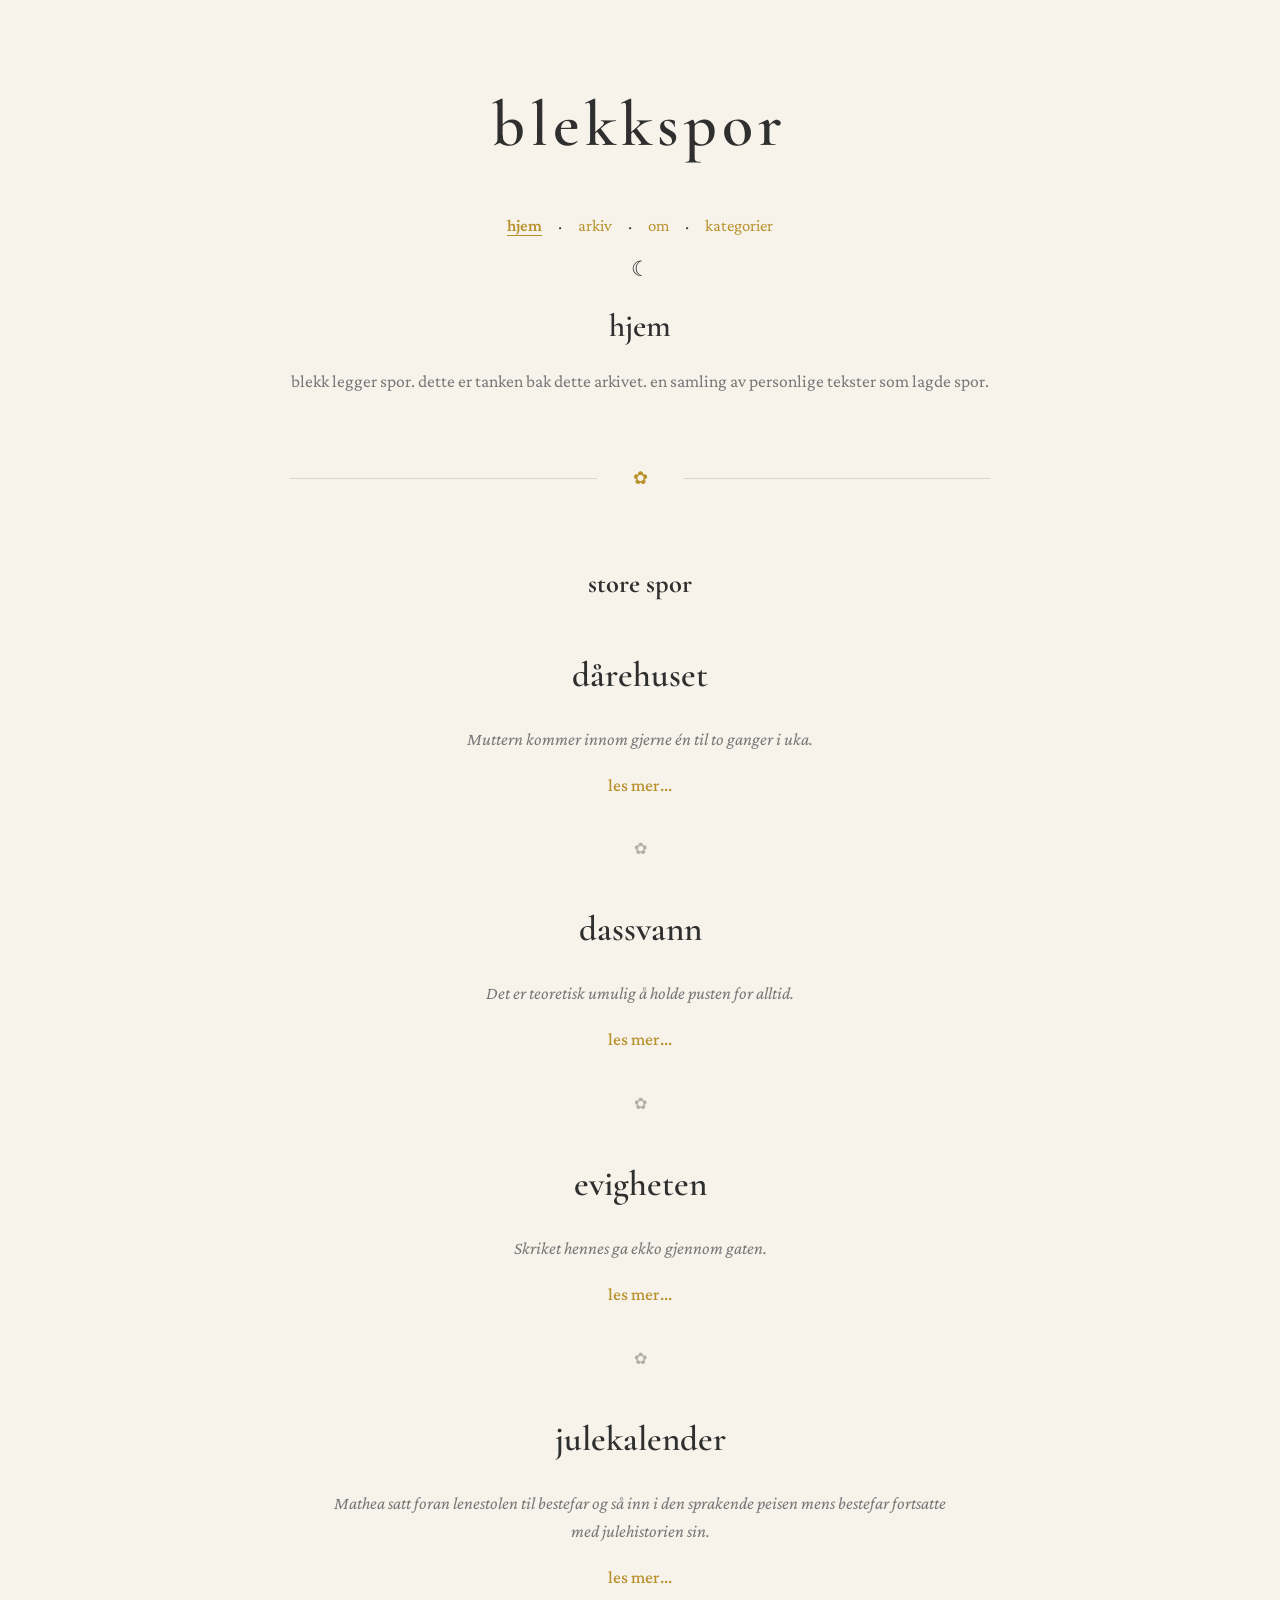
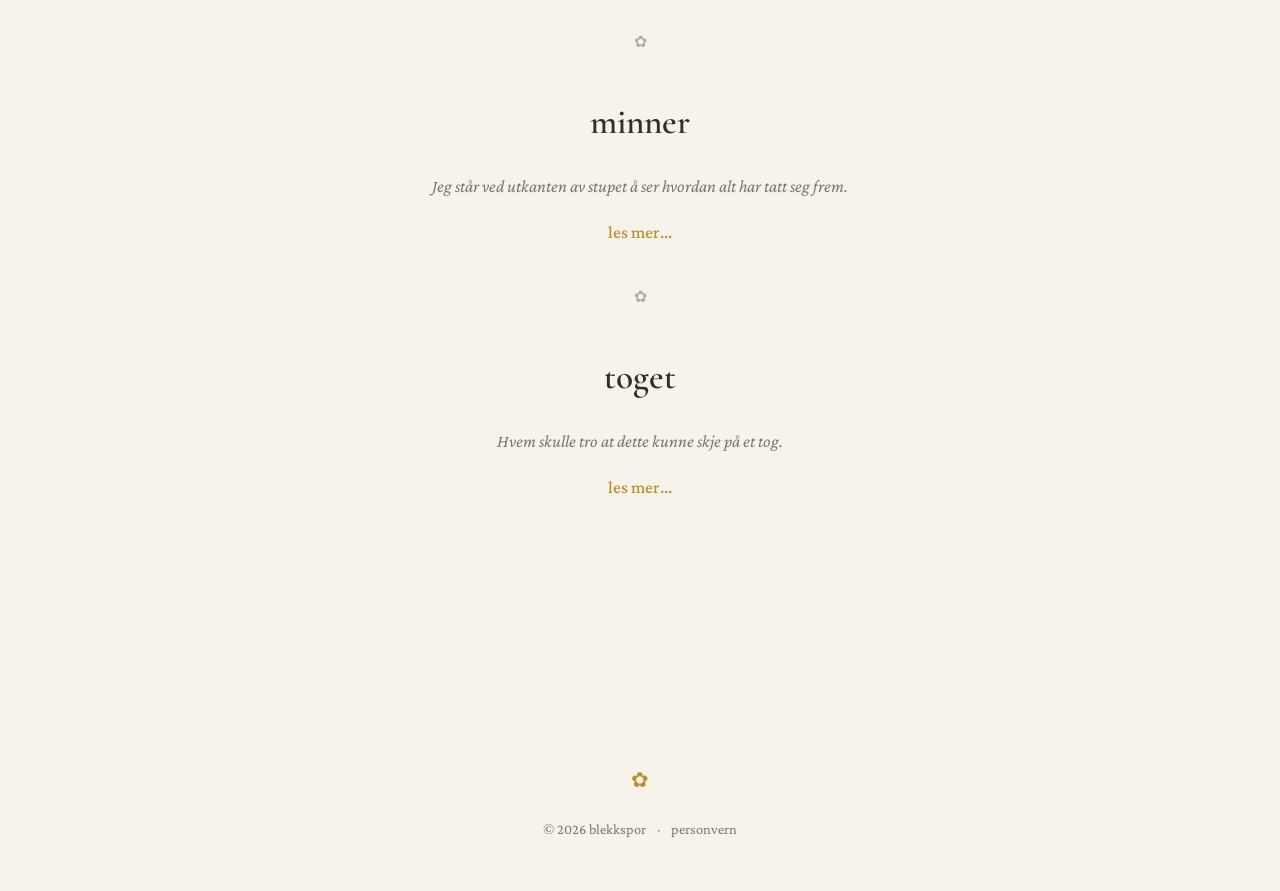
<file: index.html>
<!DOCTYPE html>
<html lang="no">

<head>

    <!-- ============================ DOKUMENT ============================ -->

    <!-- ----------------------------- GENERELT ----------------------------- -->

    <meta charset="UTF-8">
    <meta name="viewport" content="width=device-width, initial-scale=1.0">

    <title>blekkspor</title>

    <meta
        name="description"
        content="blekkspor – noveller, dikt og andre tekster, ett ord av gangen."
    >

    <link rel="icon" href="favicon.svg" type="image/svg+xml">
    <link rel="stylesheet" href="css/style.css">


    <!-- ------------------------------ FONTER ------------------------------ -->

    <link rel="preconnect" href="https://fonts.googleapis.com">
    <link rel="preconnect" href="https://fonts.gstatic.com" crossorigin>

    <link
        href="https://fonts.googleapis.com/css2?family=Cormorant+Garamond:wght@500;600&family=Crimson+Pro:wght@400;500&display=swap"
        rel="stylesheet"
    >

</head>

<body>

    <!-- ============================= HEADER ============================= -->

    <header>

        <!-- ----------------------------- TITTEL ----------------------------- -->

        <h1 class="site-title">
            <a href="index.html">blekkspor</a>
        </h1>


        <!-- -------------------------- NAVIGASJON --------------------------- -->

        <nav
            class="main-nav"
            aria-label="Hovednavigasjon">

            <a href="index.html">hjem</a>
            <span aria-hidden="true">·</span>

            <a href="archive.html">arkiv</a>
            <span aria-hidden="true">·</span>

            <a href="about.html">om</a>
            <span aria-hidden="true">·</span>

            <a href="categories.html">kategorier</a>

        </nav>


        <!-- --------------------------- TEMAKNAPP --------------------------- -->

        <button
            class="theme-toggle"
            type="button"
            aria-label="Bytt mellom lys og mørk modus">

            ☾

        </button>

    </header>


    <!-- ============================== MAIN ============================== -->

    <main class="home-page">

        <!-- ----------------------------- INTRO ----------------------------- -->

        <h2>hjem</h2>

        <p class="home-intro">
            blekk legger spor.
            dette er tanken bak dette arkivet.
            en samling av personlige tekster som lagde spor.
        </p>

        <div
            class="page-divider"
            aria-hidden="true">

            <span>✿</span>

        </div>


        <!-- ------------------------- NYESTE HISTORIER ---------------------- -->

        <section class="latest-stories">

            <h2>store spor</h2>

            <div id="latest-stories"></div>

        </section>

    </main>


    <!-- ============================= FOOTER ============================= -->

    <footer>

        <!-- ---------------------- DIVIDER OG COPYRIGHT --------------------- -->

        <div
            class="footer-divider"
            aria-hidden="true">

            ✿

        </div>

        <p class="footer-text">

            &copy;
            <span id="year"></span>

            <a href="index.html">
                blekkspor
            </a>

            <span aria-hidden="true">·</span>

            <a href="privacy.html">
                personvern
            </a>

            <span
                id="admin-footer-link"
                hidden>

                <span aria-hidden="true">·</span>

                <a href="admin/admin-index.html">
                    admin
                </a>

            </span>

        </p>

    </footer>


    <!-- ========================== JAVASCRIPT ============================ -->

    <script src="js/main.js"></script>
    <script src="js/home.js"></script>

</body>

</html>
</file>
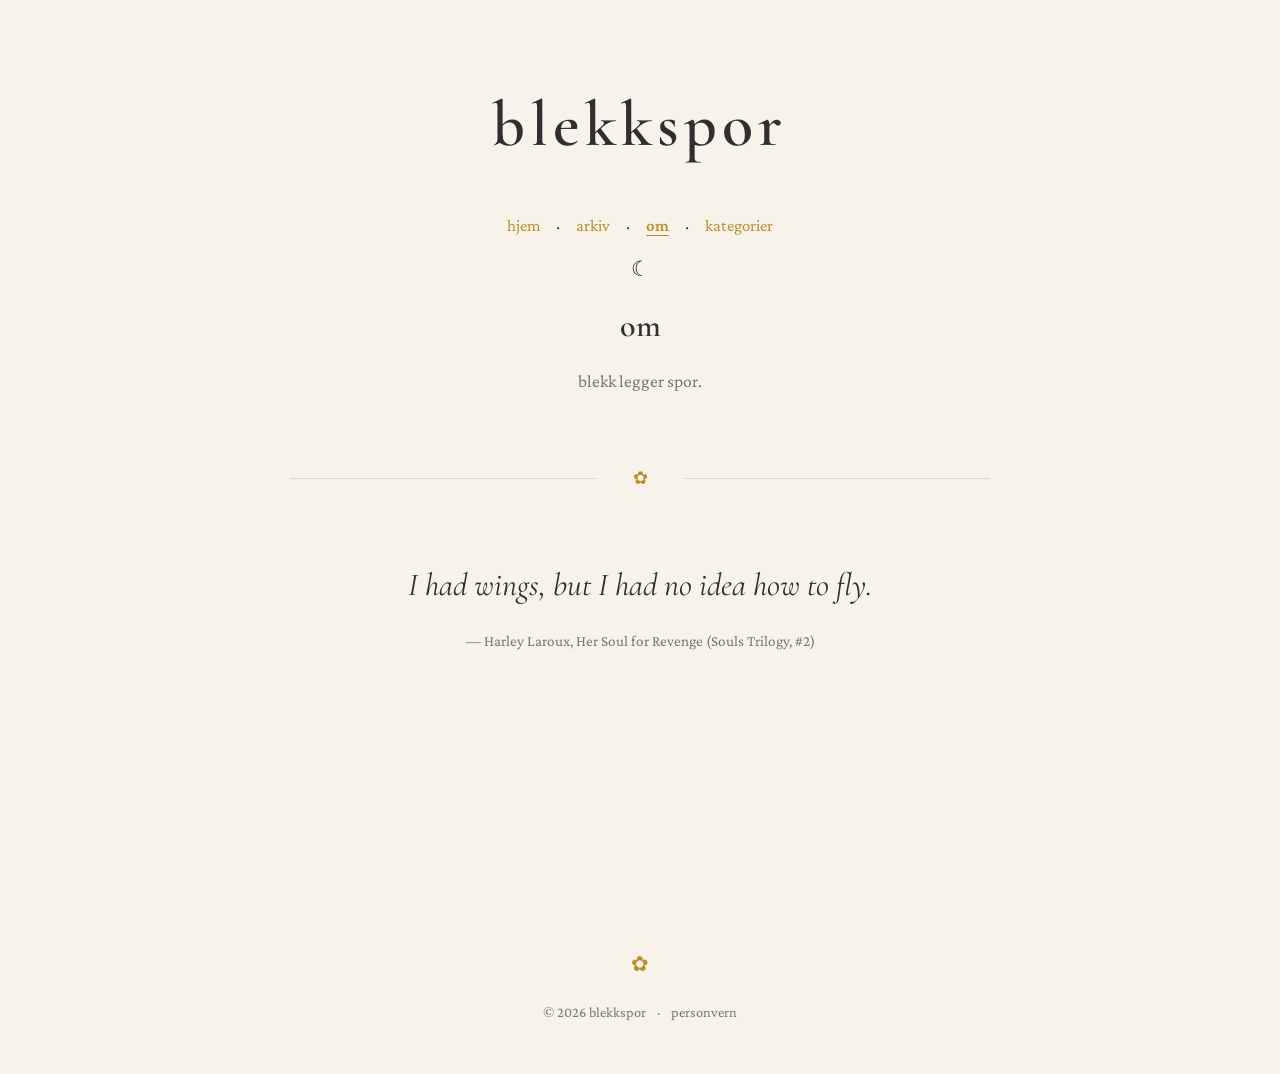
<file: about.html>
<!DOCTYPE html>
<html lang="no">

<head>

    <!-- ============================== DOKUMENT ============================== -->

    <!-- ------------------------------- GENERELT ------------------------------ -->

    <meta charset="UTF-8">
    <meta name="viewport" content="width=device-width, initial-scale=1.0">

    <title>om | blekkspor</title>

    <link rel="icon" href="favicon.svg" type="image/svg+xml">
    <link rel="stylesheet" href="css/style.css">


    <!-- ------------------------------- FONTER -------------------------------- -->

    <link rel="preconnect" href="https://fonts.googleapis.com">
    <link rel="preconnect" href="https://fonts.gstatic.com" crossorigin>

    <link href="https://fonts.googleapis.com/css2?family=Cormorant+Garamond:wght@500;600&family=Crimson+Pro:wght@400;500&display=swap" rel="stylesheet">

</head>

<body>

    <!-- ============================== HEADER ================================ -->

    <header>

        <!-- ------------------------------- TITTEL -------------------------------- -->

        <h1 class="site-title">
            <a href="index.html">blekkspor</a>
        </h1>


        <!-- ------------------------------- NAVIGASJON ---------------------------- -->

        <nav class="main-nav">

            <a href="index.html">hjem</a>
            <span>·</span>

            <a href="archive.html">arkiv</a>
            <span>·</span>

            <a href="about.html">om</a>
            <span>·</span>

            <a href="categories.html">kategorier</a>

        </nav>


        <!-- ------------------------------- TEMAKNAPP ----------------------------- -->

        <button
            class="theme-toggle"
            type="button"
            aria-label="Bytt mellom lys og mørk modus">

            ☾

        </button>

    </header>


    <!-- =============================== MAIN ================================= -->

    <main class="about-page">

        <!-- ------------------------------- INTRO --------------------------------- -->

        <h2>om</h2>

        <p class="about-intro">
            blekk legger spor.
        </p>

        <div class="page-divider">
            <span>✿</span>
        </div>


        <!-- ------------------------------- HOVEDINNHOLD -------------------------- -->

        <section class="quote-section">

            <blockquote id="quote"></blockquote>

            <cite id="author"></cite>

        </section>

    </main>


    <!-- ============================== FOOTER ================================ -->

    <footer>

        <!-- ------------------------------- DIVIDER ------------------------------- -->

        <div class="footer-divider">✿</div>


        <!-- ------------------------------- COPYRIGHT ---------------------------- -->

        <p class="footer-text">
            &copy; <span id="year"></span>
            <a href="index.html">blekkspor</a>
            <span aria-hidden="true">·</span>
            <a href="privacy.html">personvern</a>

            <span id="admin-footer-link" hidden>

                <span aria-hidden="true">·</span>

                <a href="admin/admin-index.html">admin</a>
            </span>


    </footer>


    <!-- ============================ JAVASCRIPT ============================== -->

    <script src="js/main.js"></script>
    <script src="js/quotes.js"></script>

</body>

</html>
</file>
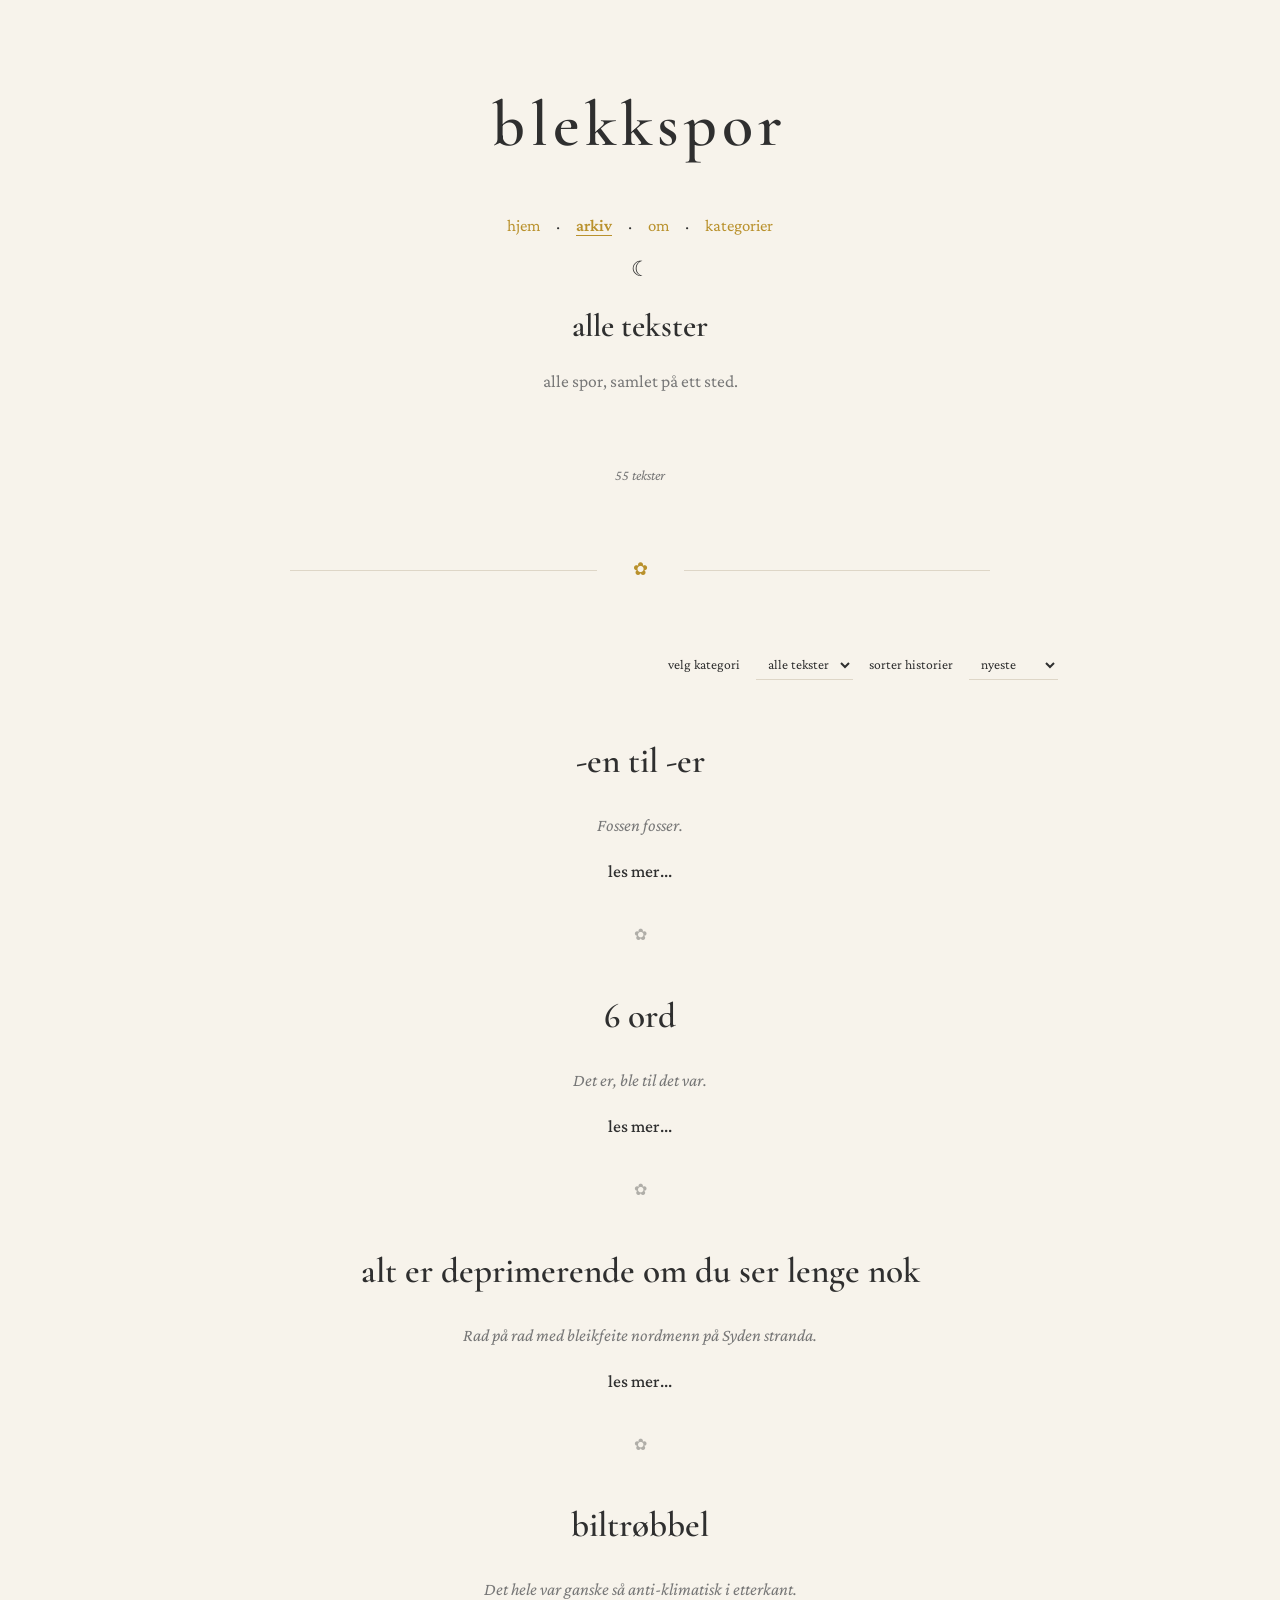
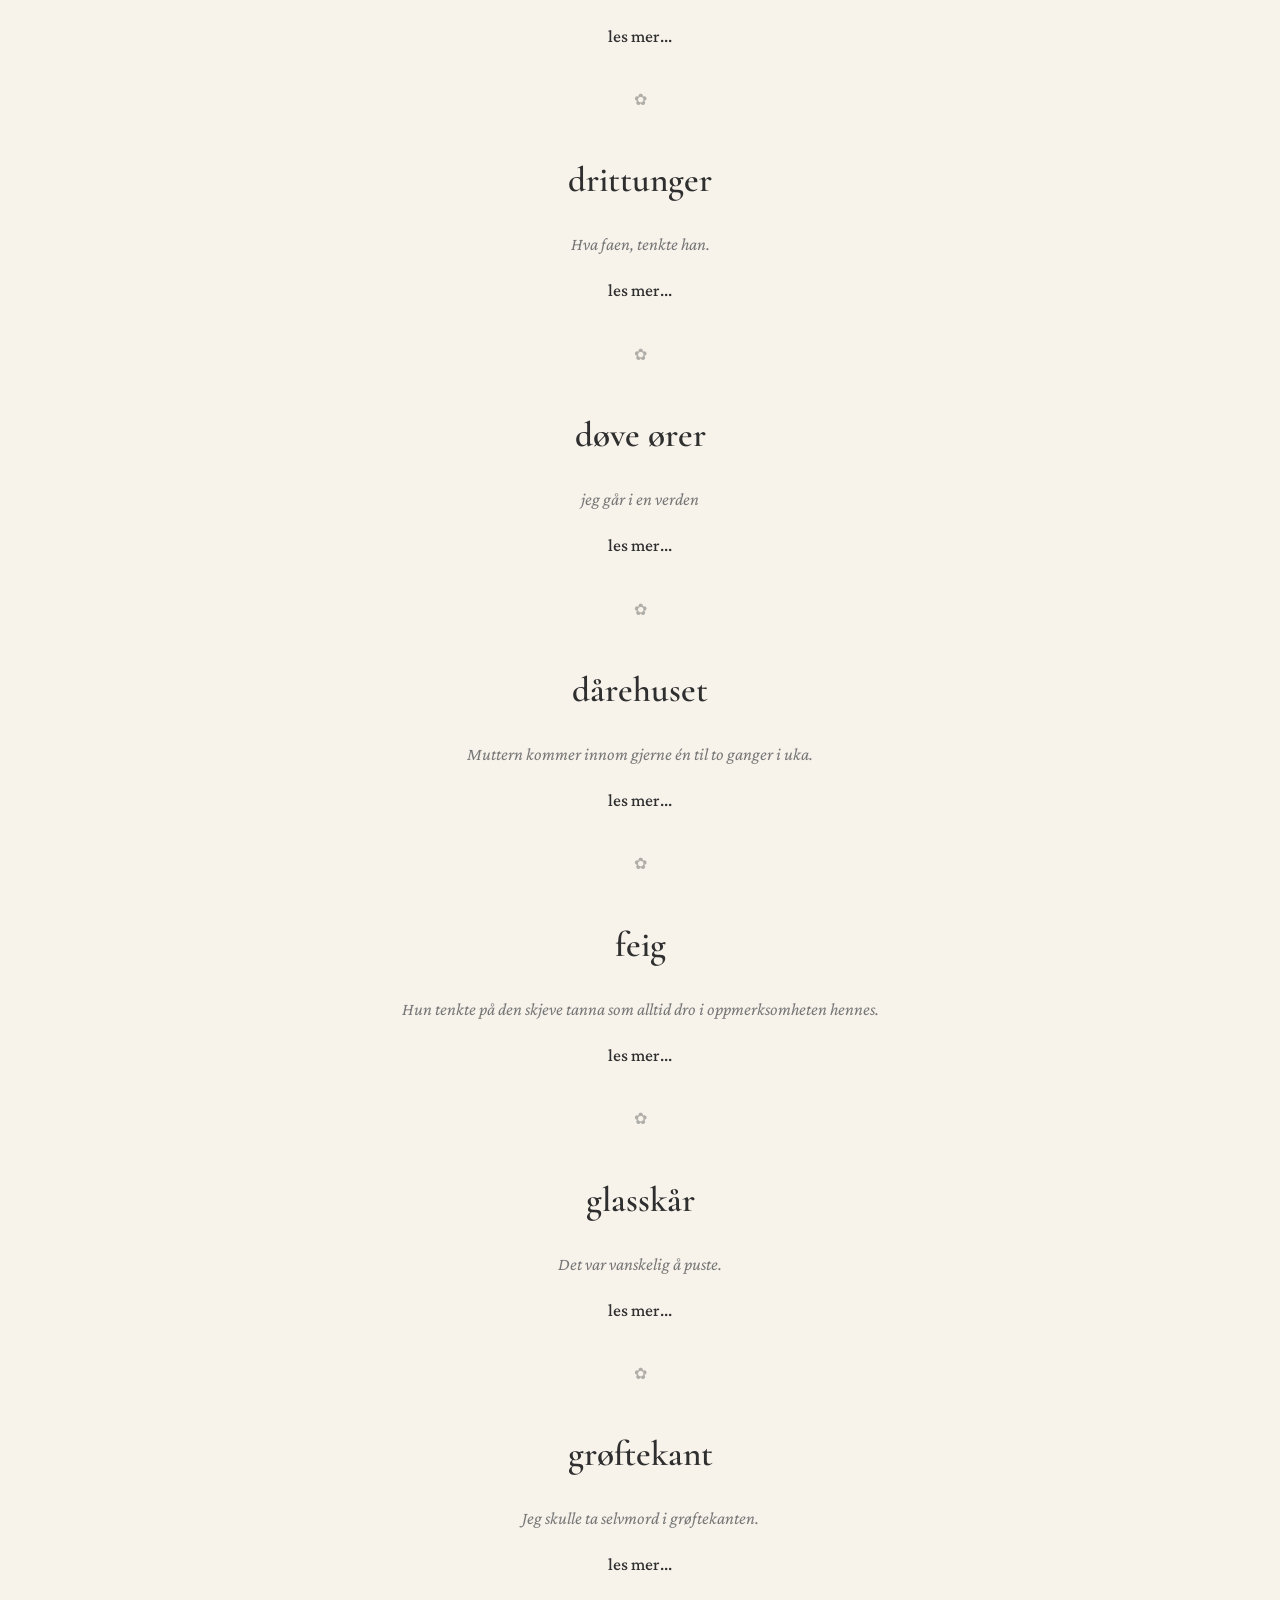
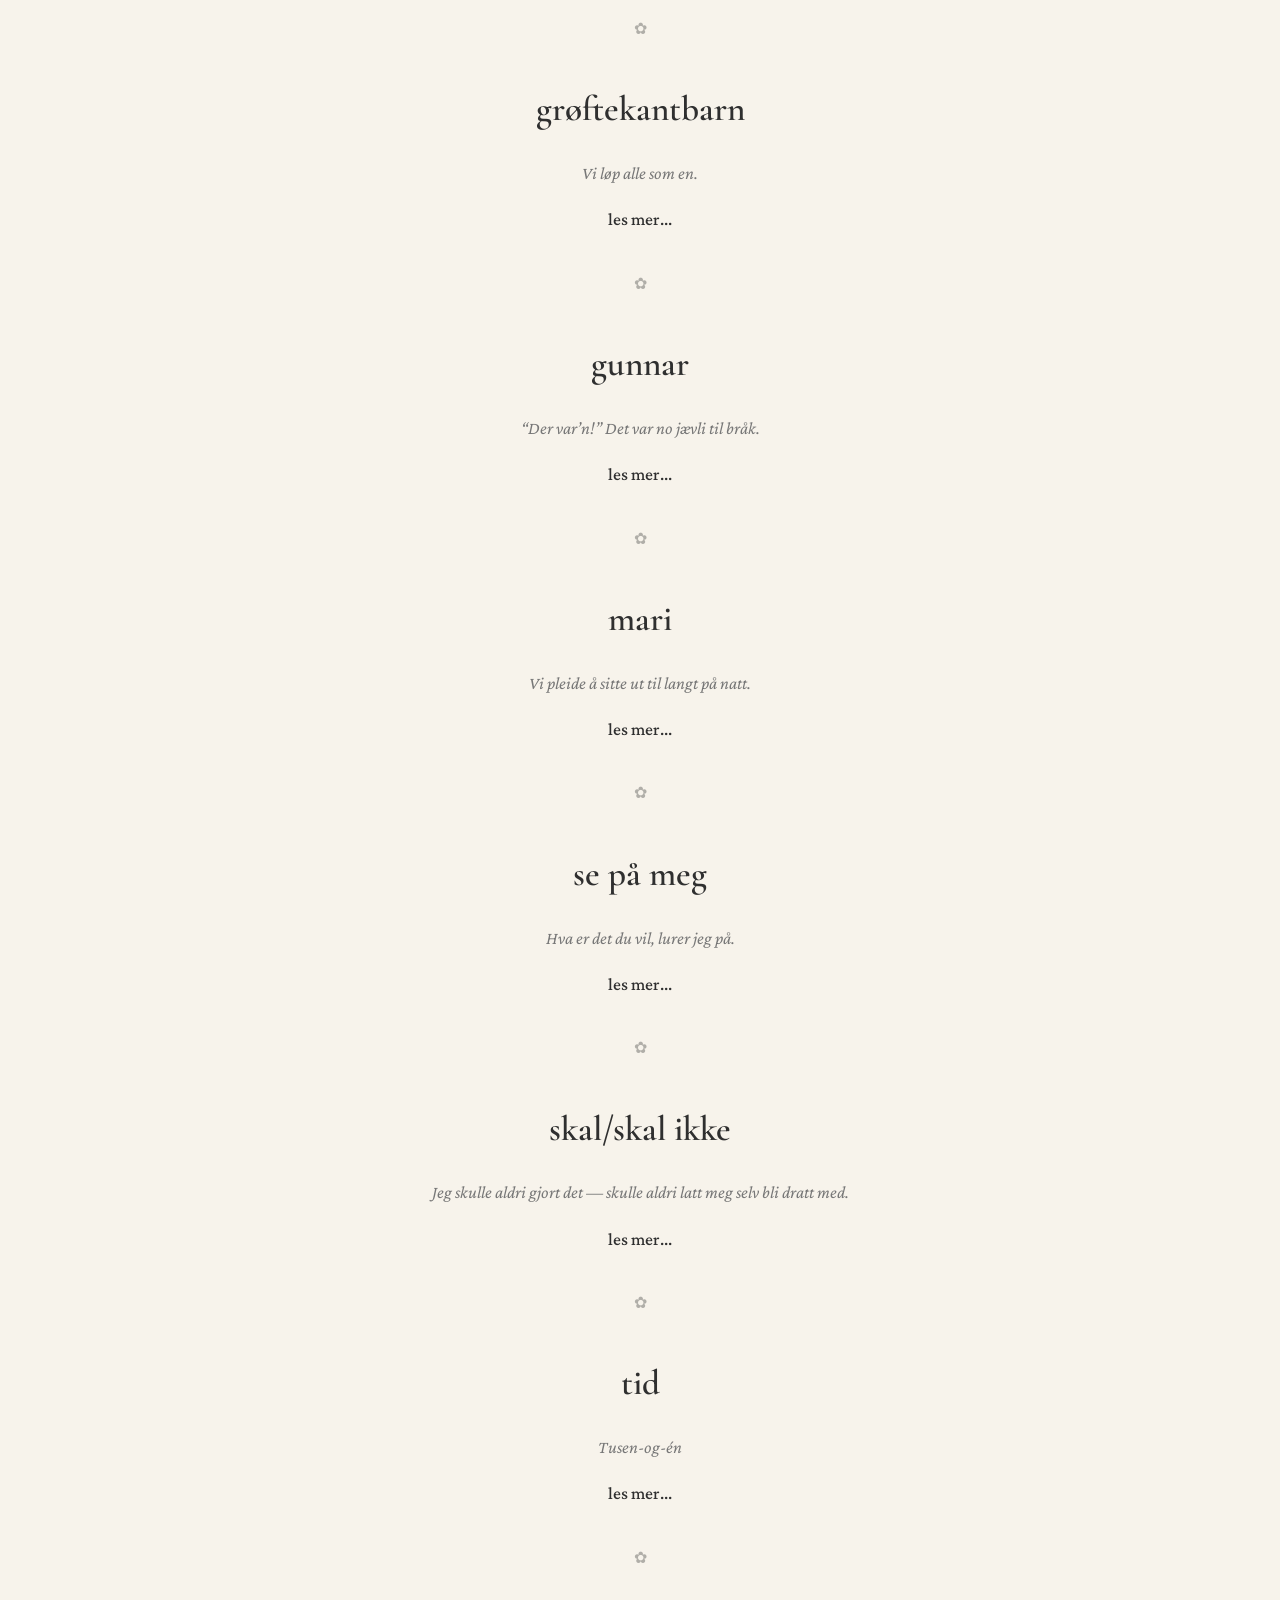
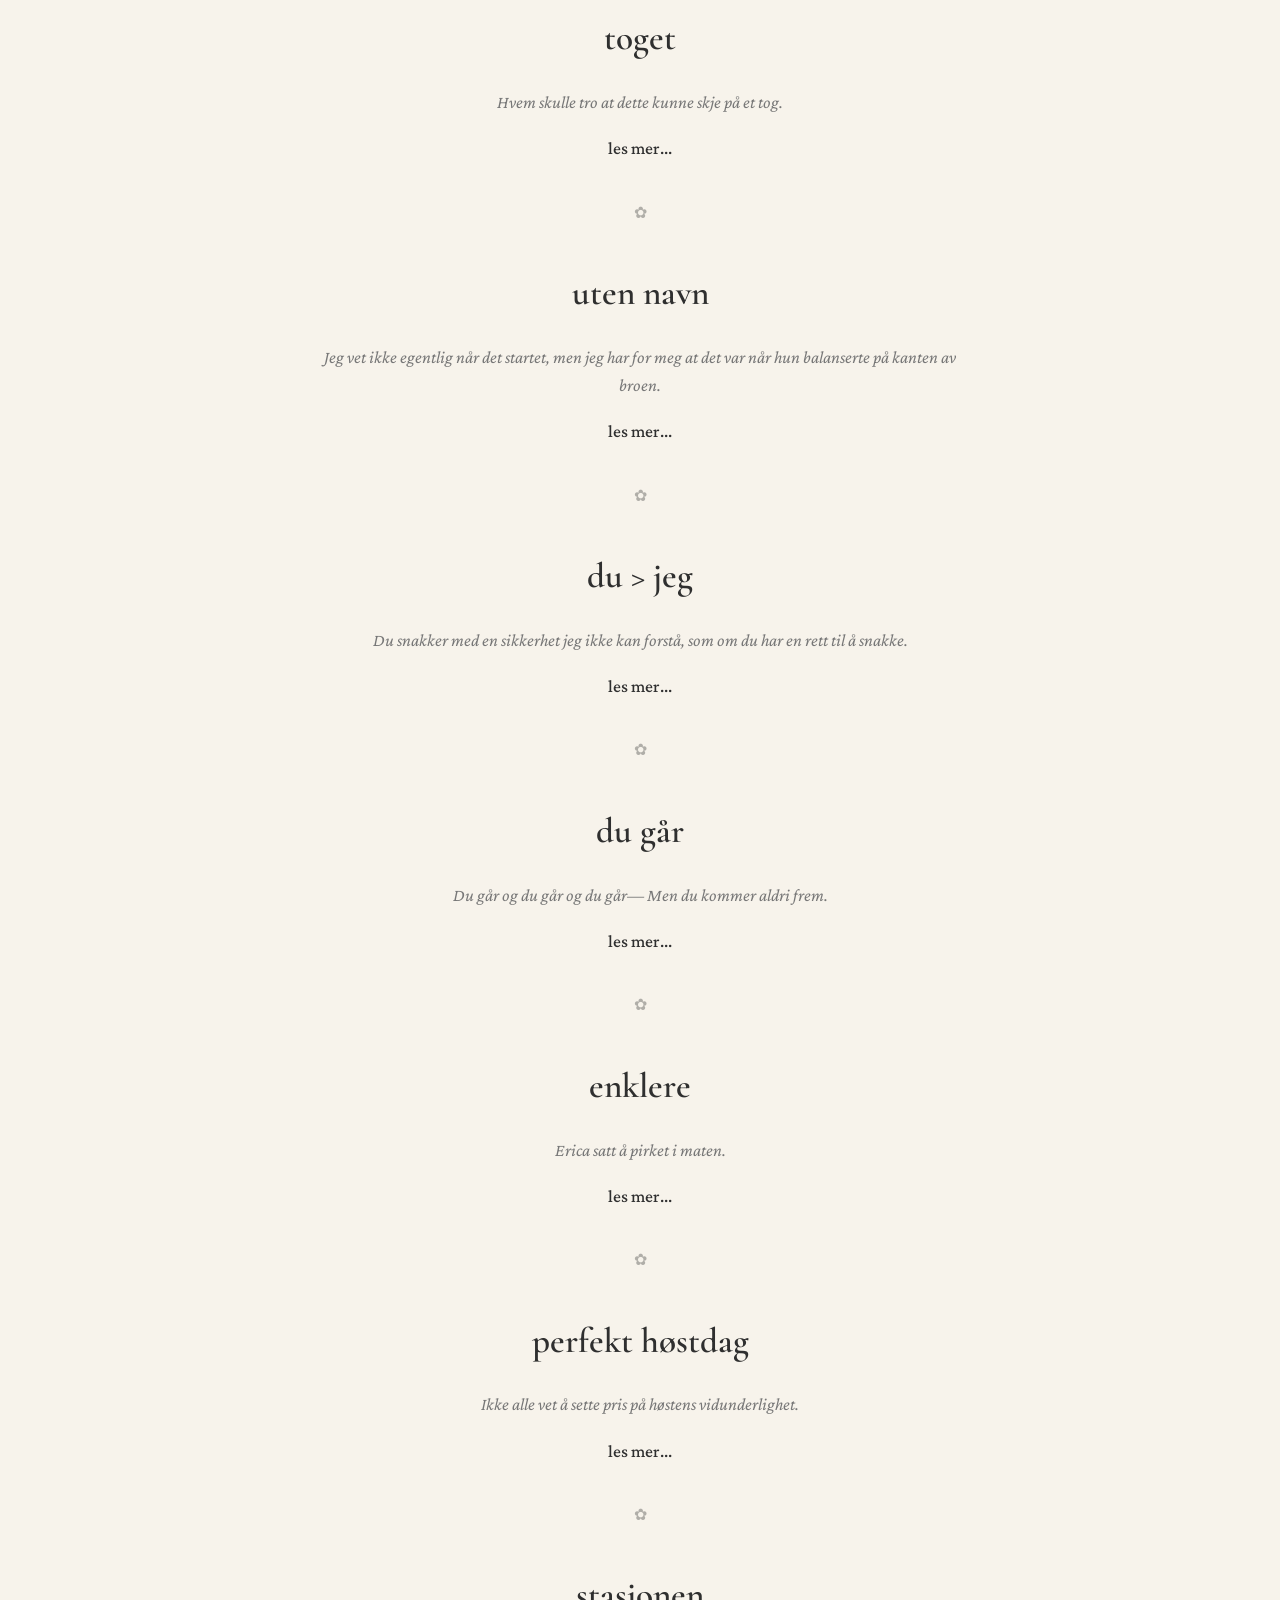
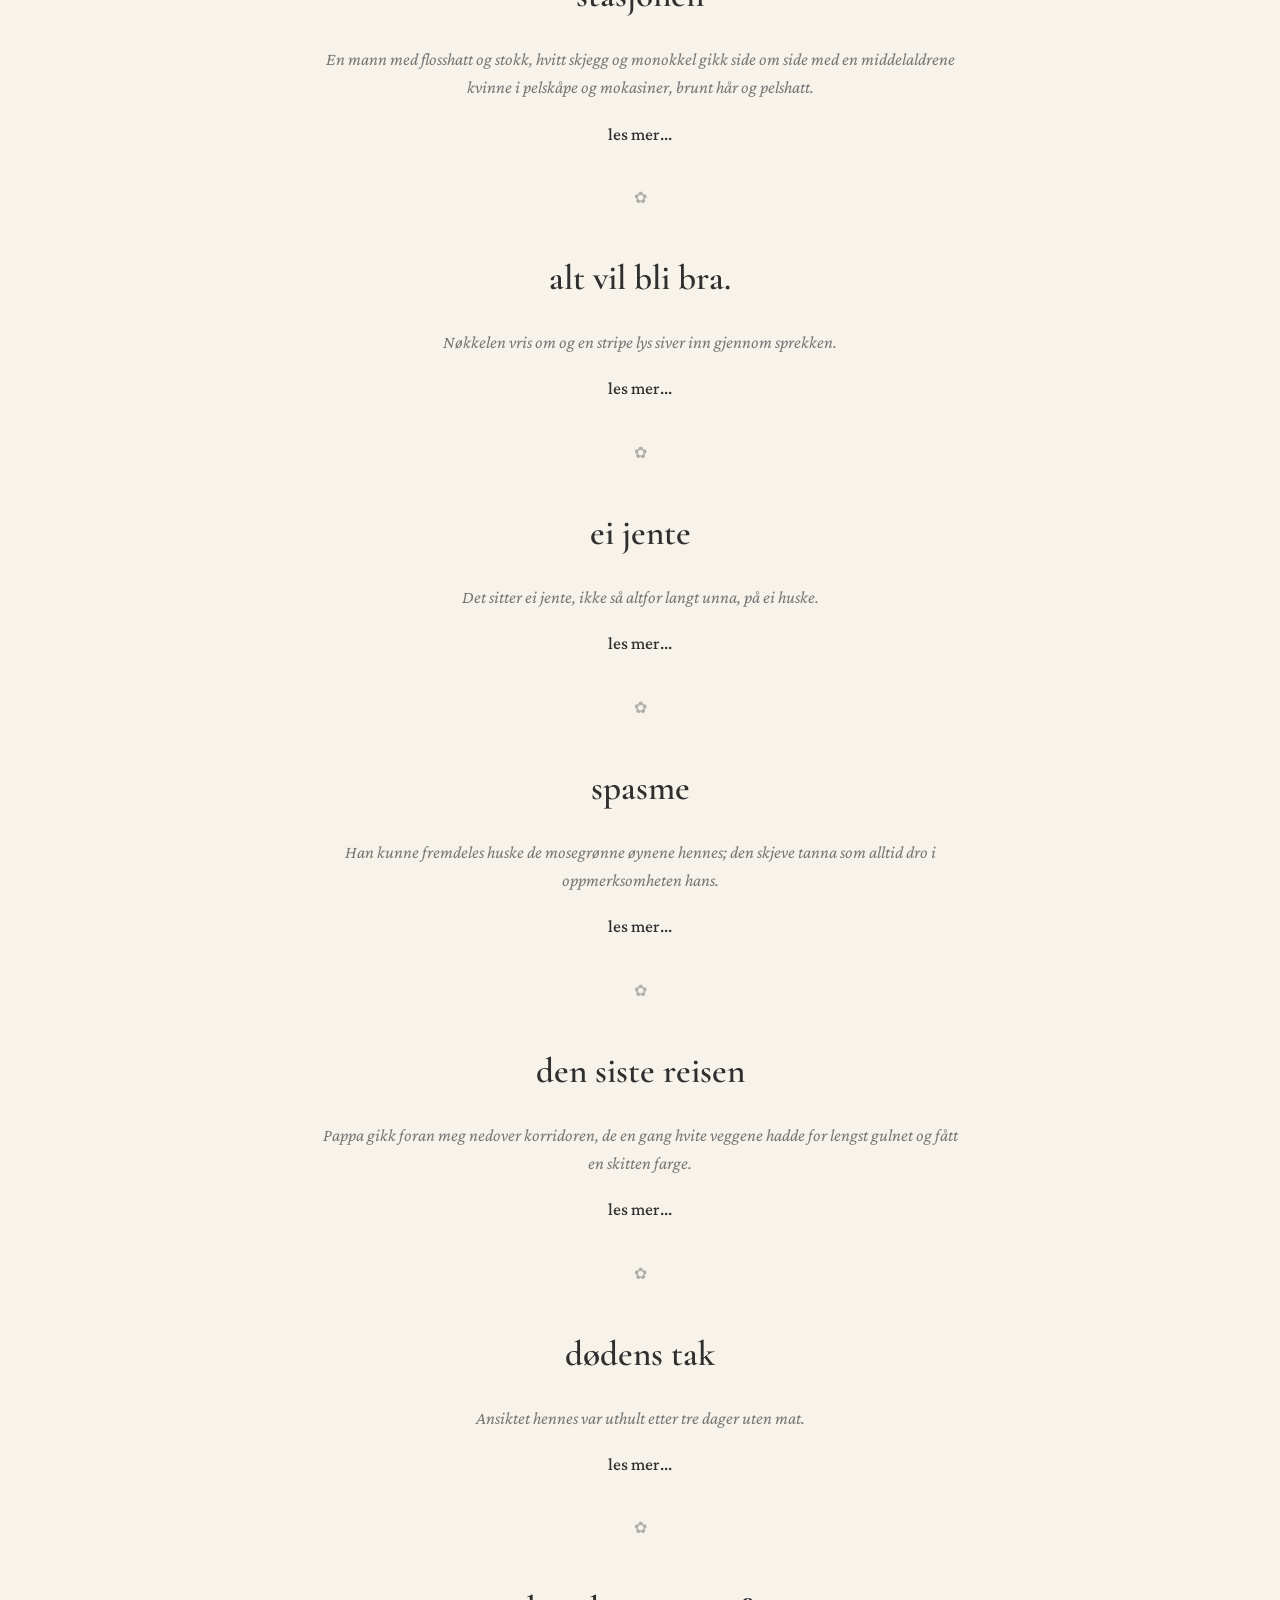
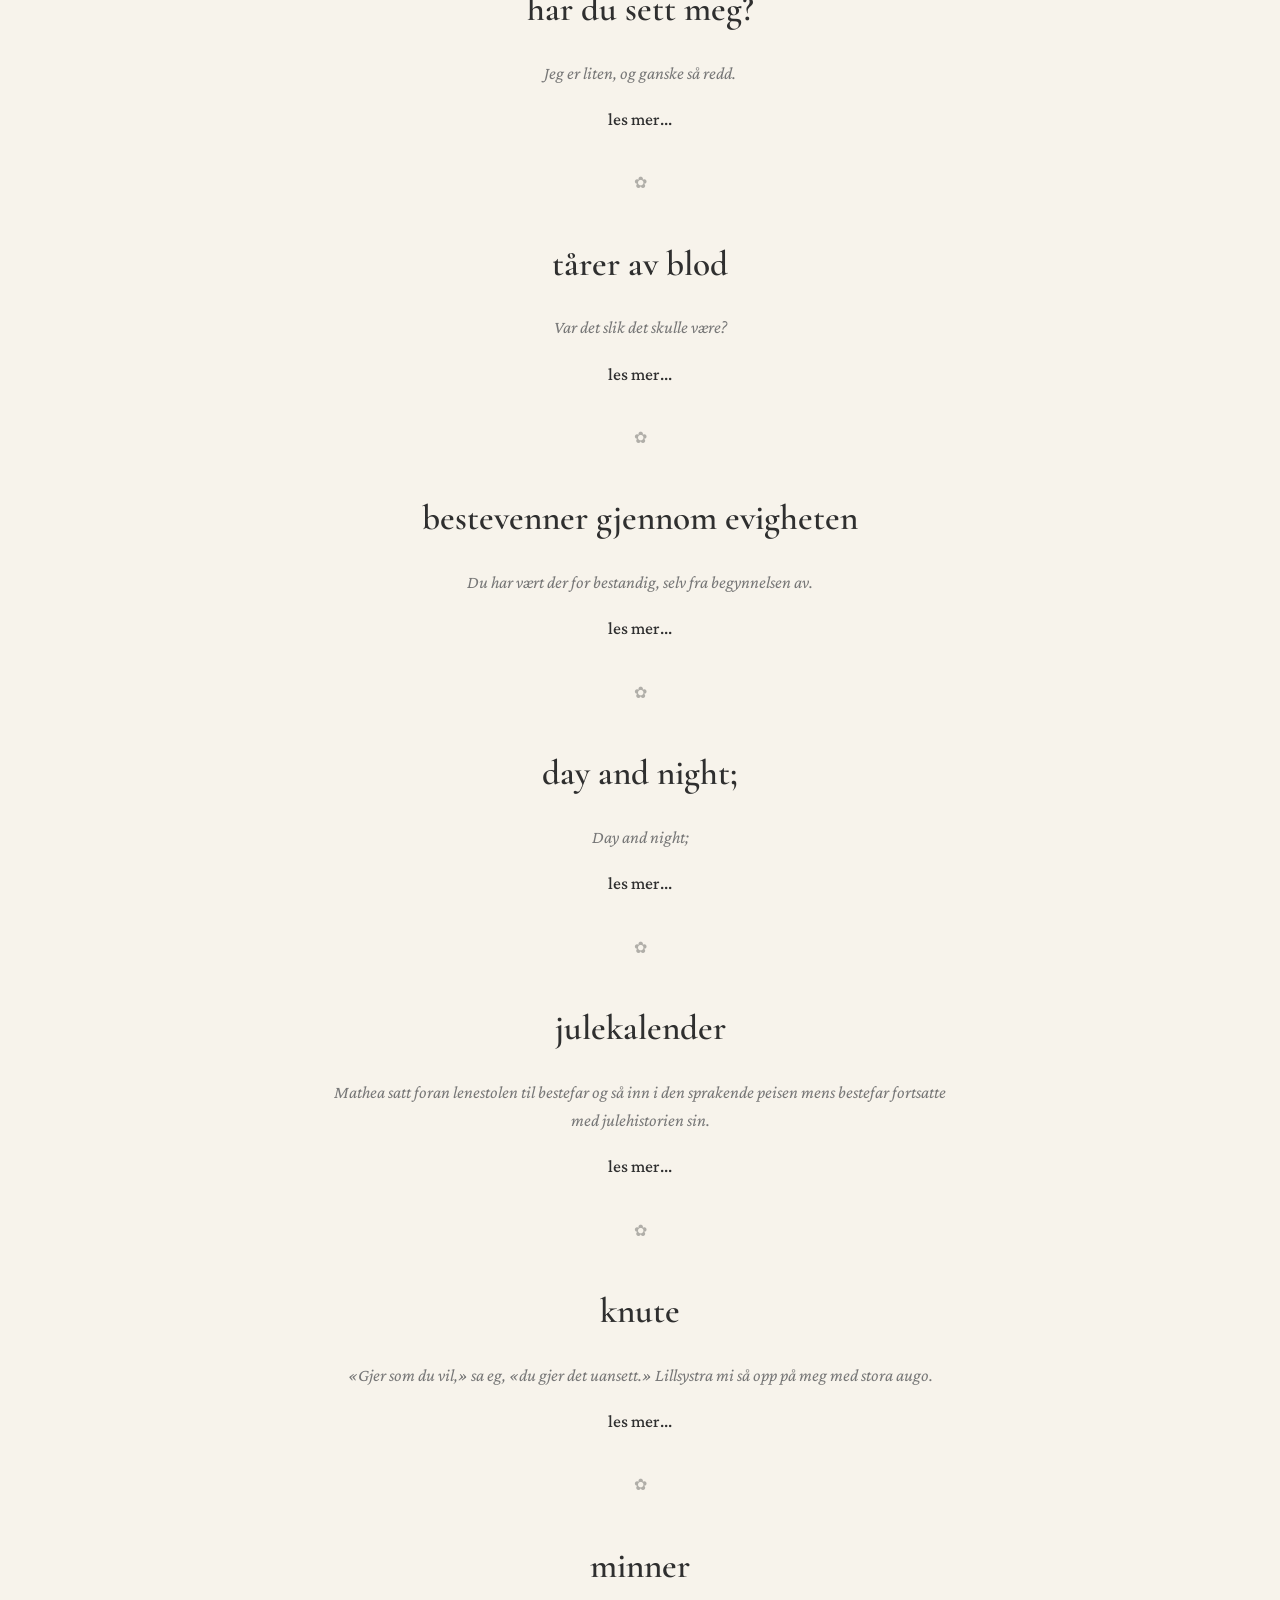
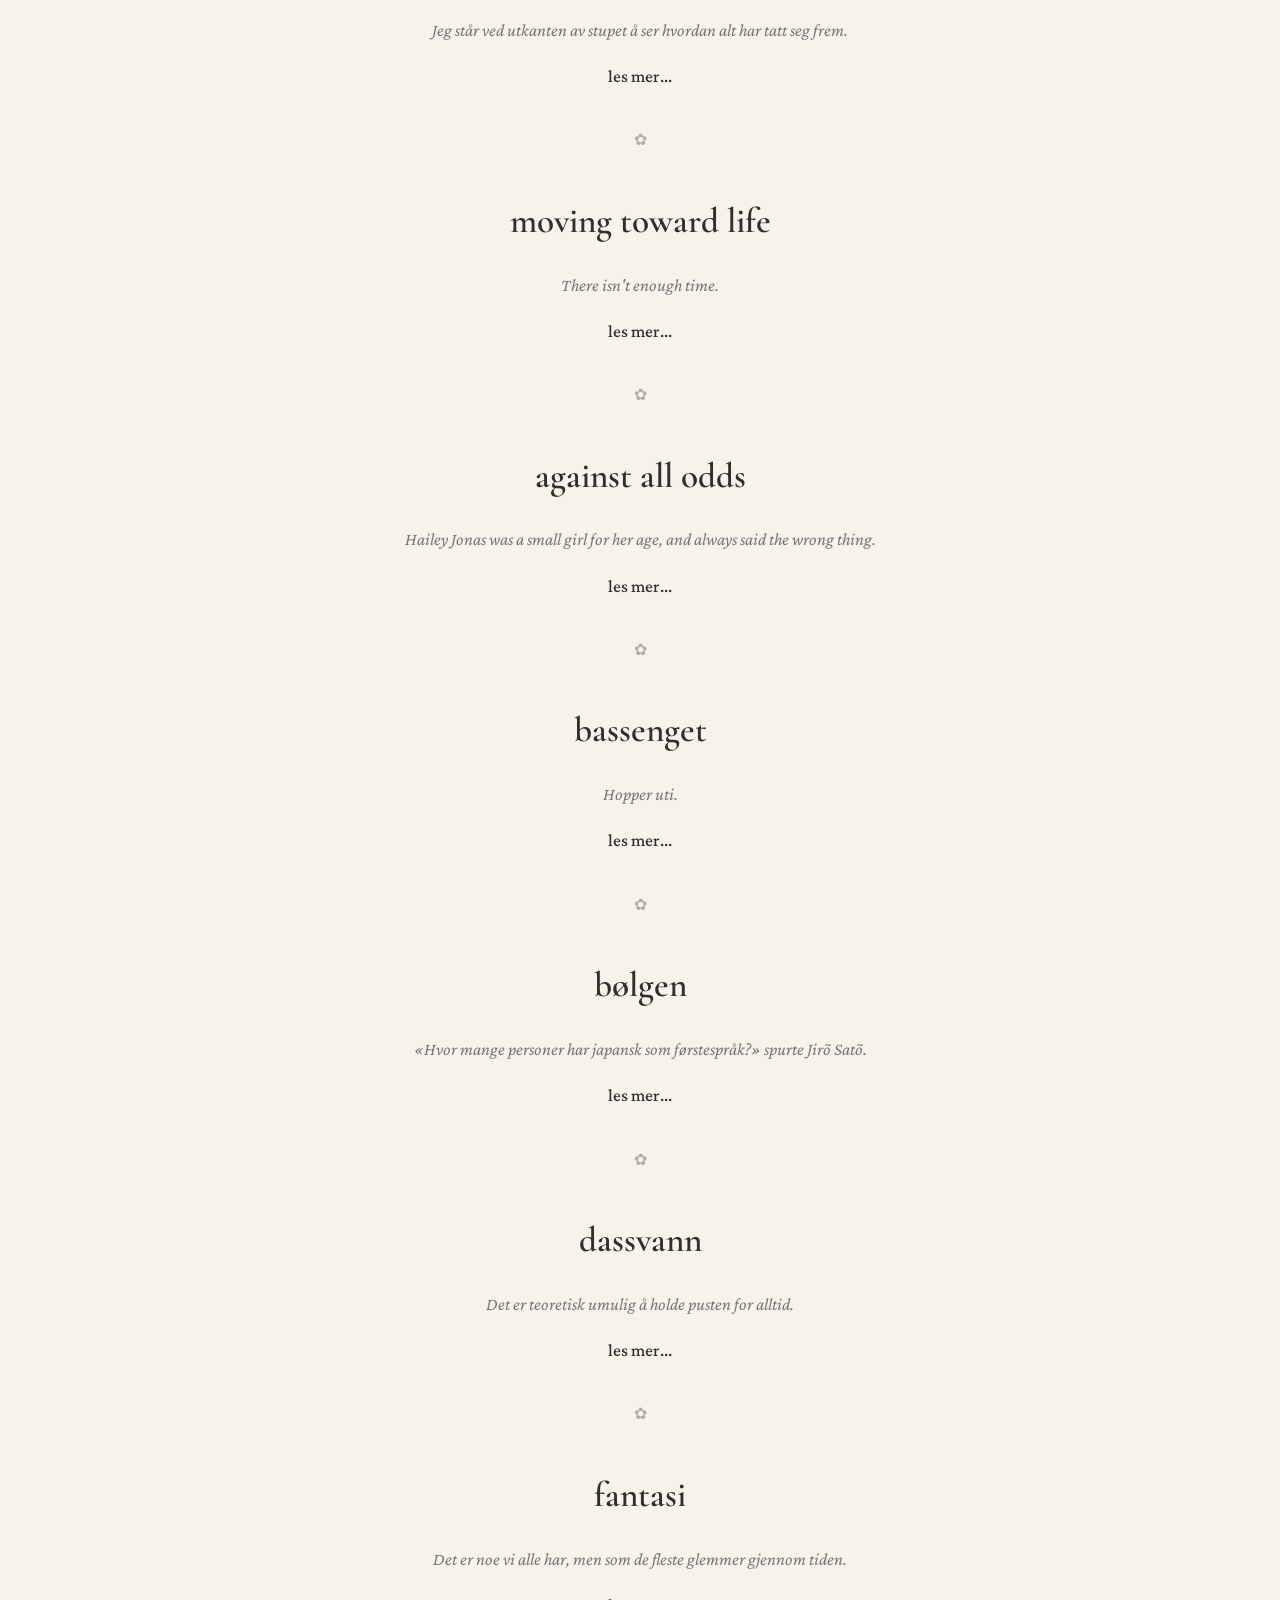
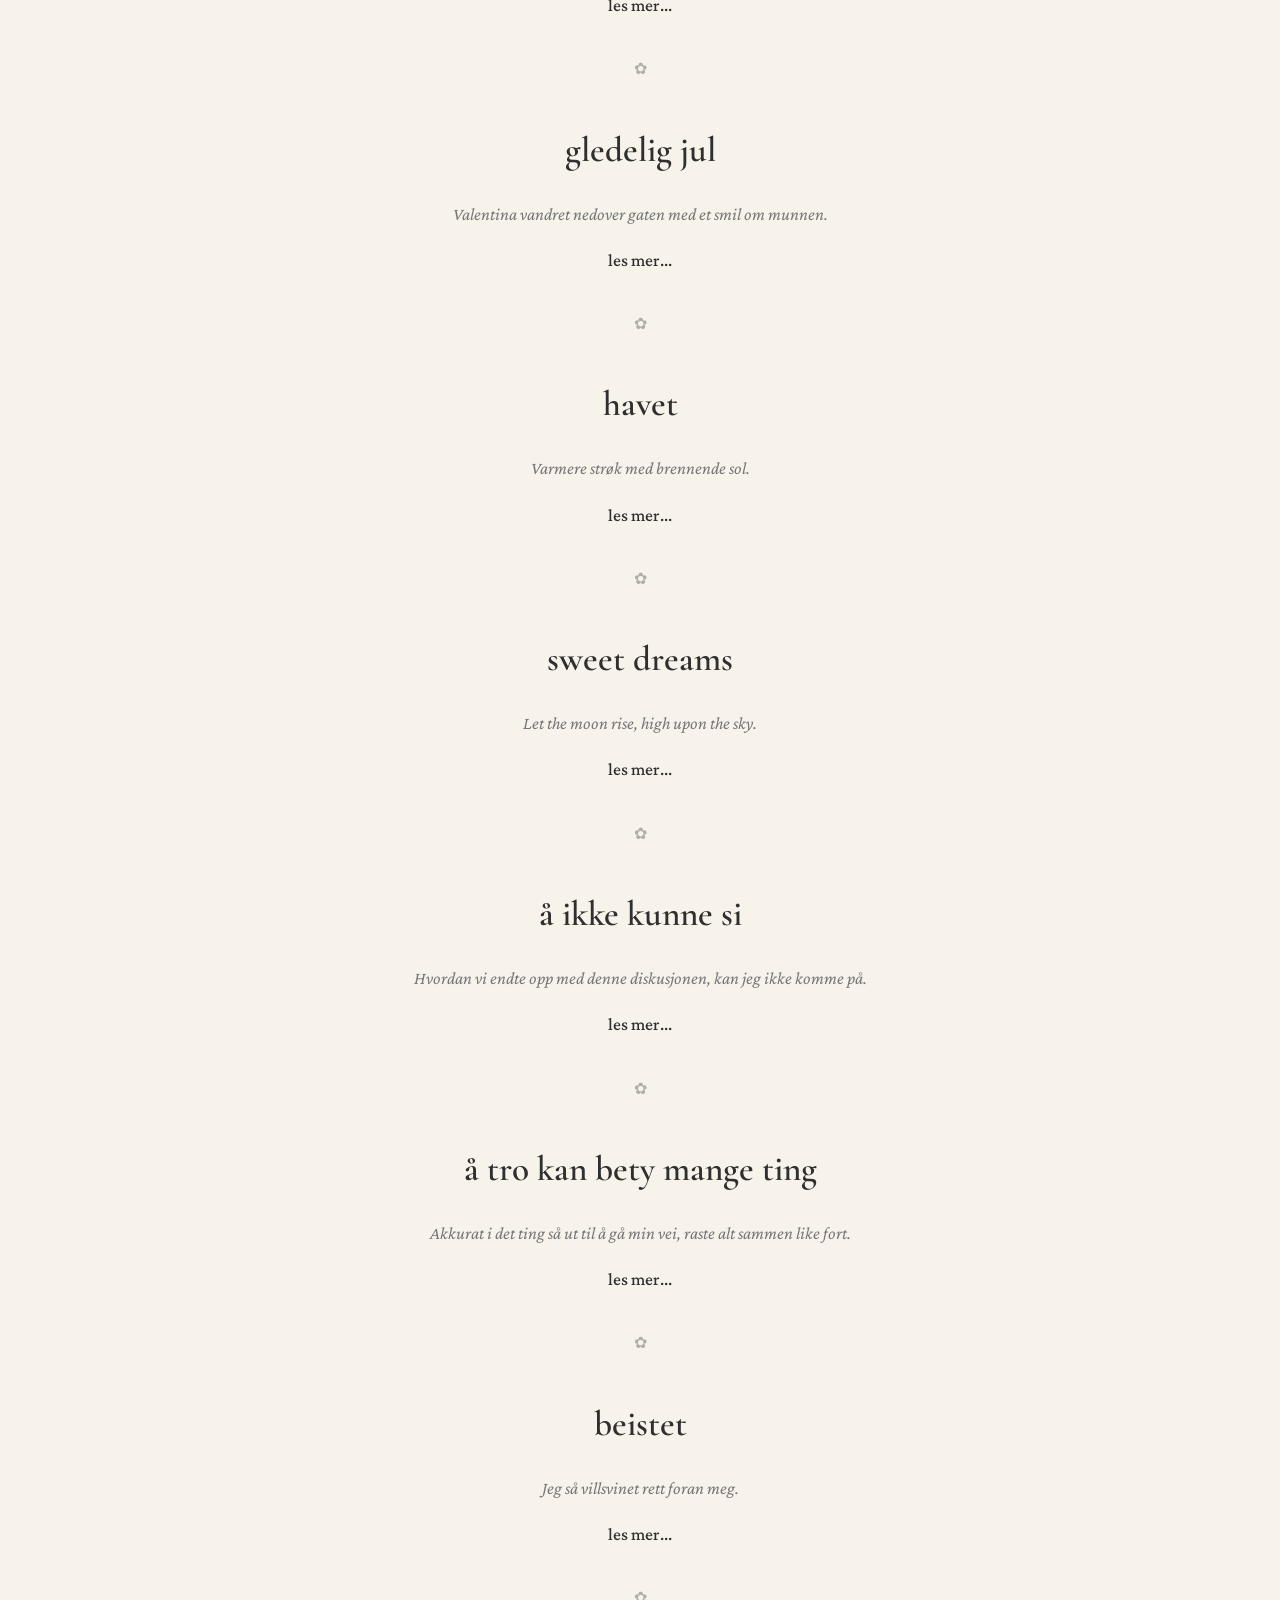
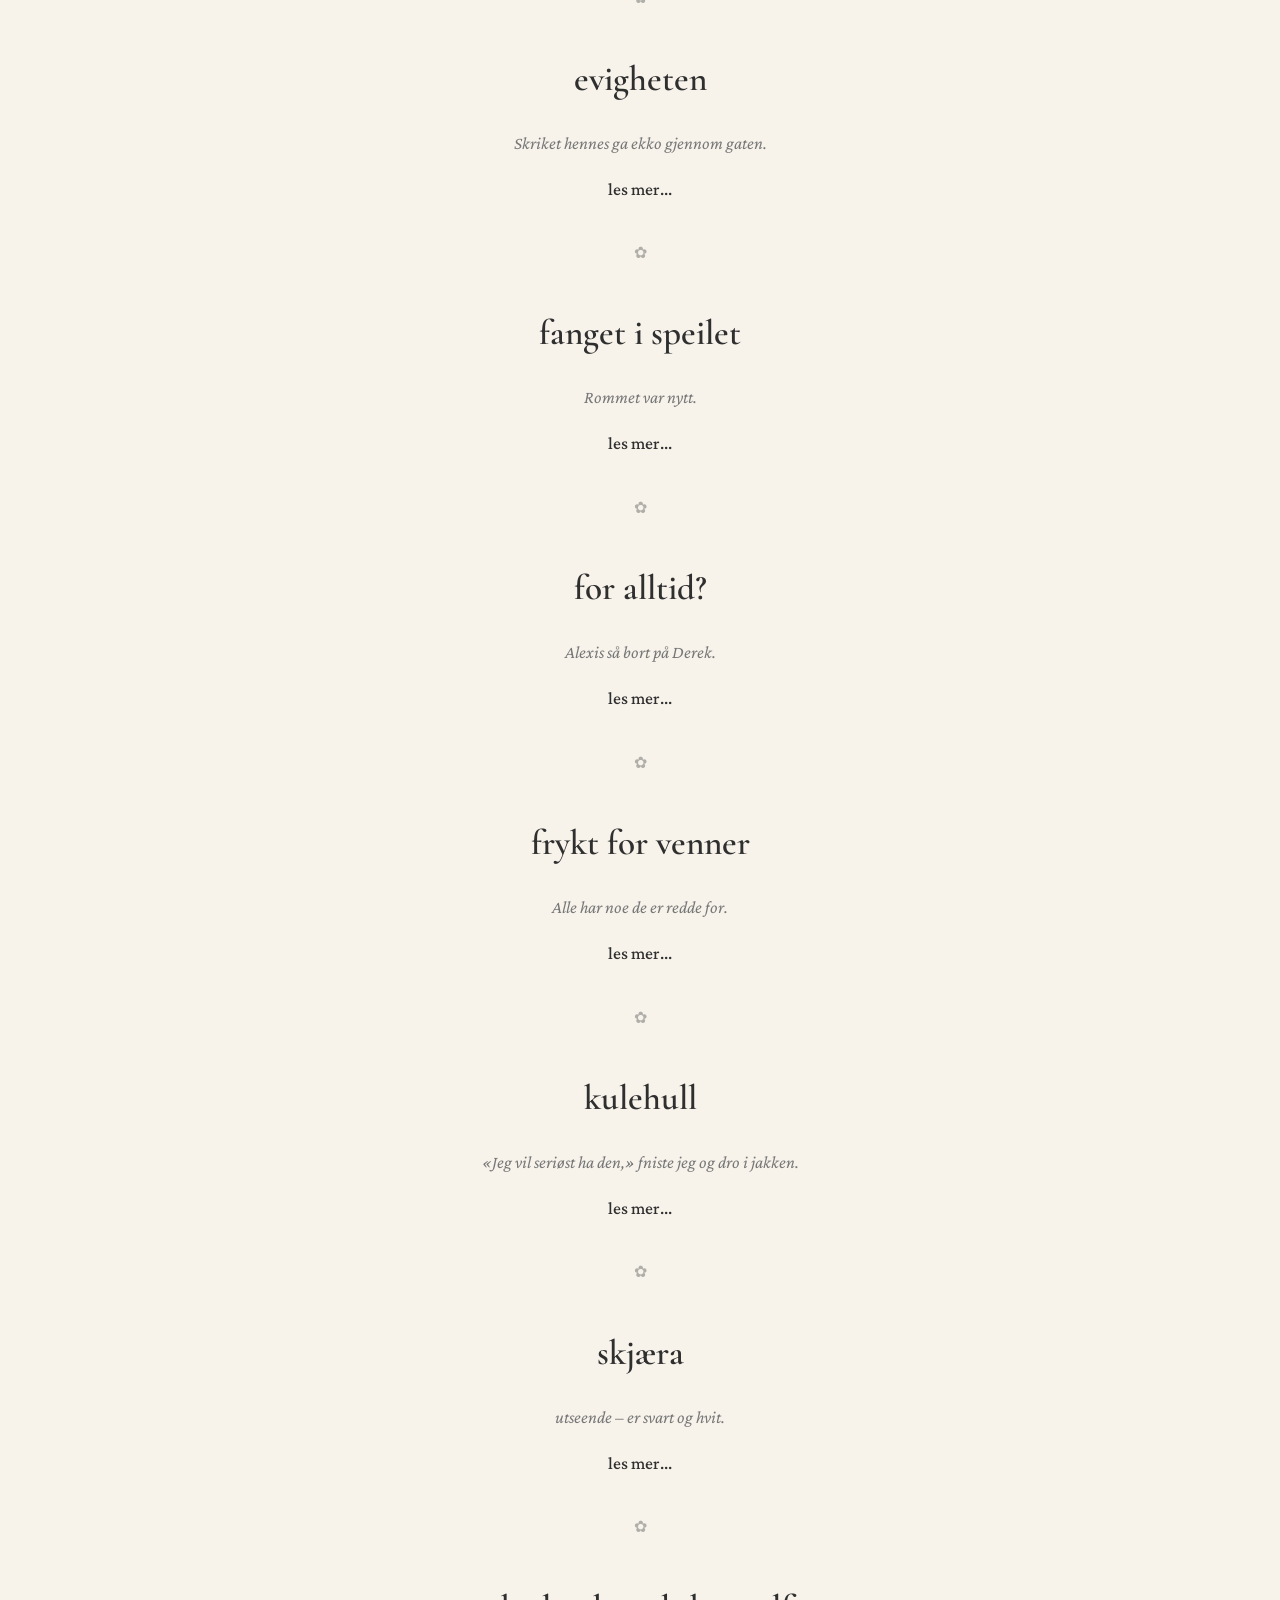
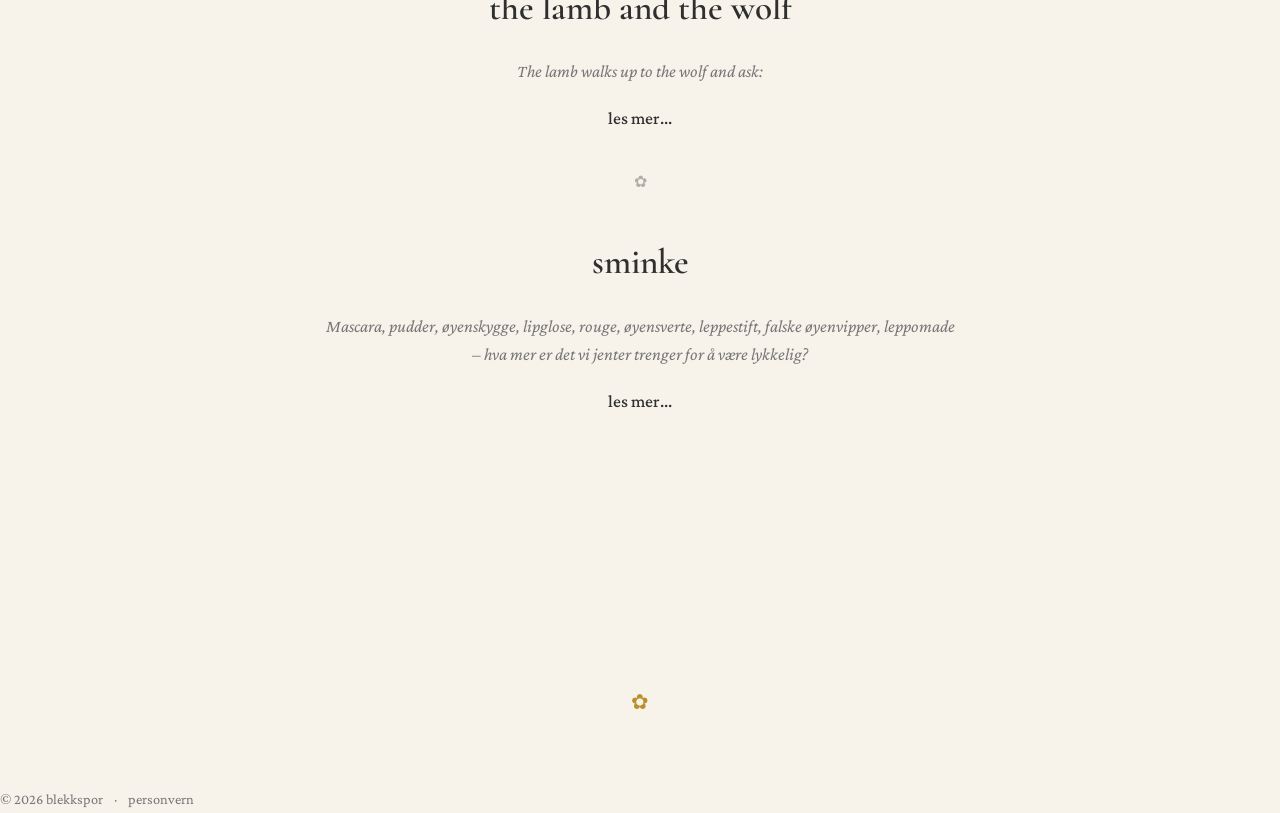
<file: archive.html>
<!DOCTYPE html>
<html lang="no">

<head>

    <!-- ============================== DOKUMENT ============================== -->

    <!-- ------------------------------- GENERELT ------------------------------ -->

    <meta charset="UTF-8">
    <meta name="viewport" content="width=device-width, initial-scale=1.0">

    <title>arkiv | blekkspor</title>

    <link rel="icon" href="favicon.svg" type="image/svg+xml">
    <link rel="stylesheet" href="css/style.css">


    <!-- ------------------------------- FONTER -------------------------------- -->

    <link rel="preconnect" href="https://fonts.googleapis.com">
    <link rel="preconnect" href="https://fonts.gstatic.com" crossorigin>

    <link href="https://fonts.googleapis.com/css2?family=Cormorant+Garamond:wght@500;600&family=Crimson+Pro:wght@400;500&display=swap" rel="stylesheet">

</head>

<body>

    <!-- ============================== HEADER ================================ -->

    <header>

        <!-- ------------------------------- TITTEL ------------------------------ -->

        <h1 class="site-title">
            <a href="index.html">blekkspor</a>
        </h1>


        <!-- ----------------------------- NAVIGASJON --------------------------- -->

        <nav class="main-nav">

            <a href="index.html">hjem</a>
            <span aria-hidden="true">·</span>

            <a href="archive.html">arkiv</a>
            <span aria-hidden="true">·</span>

            <a href="about.html">om</a>
            <span aria-hidden="true">·</span>

            <a href="categories.html">kategorier</a>

        </nav>


        <!-- ----------------------------- TEMAKNAPP ---------------------------- -->

        <button
            class="theme-toggle"
            type="button"
            aria-label="Bytt mellom lys og mørk modus">

            ☾

        </button>

    </header>


<!-- =============================== MAIN ================================ -->

<main class="archive-page">

    <!-- ------------------------------- INTRO ------------------------------ -->

    <h2
        id="archive-title"
        class="archive-title">
        alle tekster
    </h2>

    <p
        id="archive-description"
        class="archive-intro">
        alle spor, samlet på ett sted.
    </p>

    <p
        id="archive-count"
        class="archive-count">
    </p>

    <div class="page-divider">
        <span>✿</span>
    </div>


    <!-- ------------------------------ VERKTØY ----------------------------- -->

    <div class="archive-toolbar">

        <label
            class="visually-hidden"
            for="archive-category">
            velg kategori
        </label>

        <select
            id="archive-category"
            class="archive-category">

            <option value="all">
                alle tekster
            </option>

            <option value="novella">
                noveller
            </option>

            <option value="poem">
                dikt
            </option>

            <option value="shortprose">
                kortprosa
            </option>

            <option value="excerpt">
                utdrag
            </option>

        </select>


        <label
            class="visually-hidden"
            for="archive-sort">
            sorter historier
        </label>

        <select
            id="archive-sort"
            class="archive-sort">

            <option value="newest">
                nyeste 
            </option>

            <option value="oldest">
                eldste
            </option>

            <option value="title">
                alfabetisk
            </option>

        </select>

    </div>


    <!-- ------------------------------- STATUS ----------------------------- -->

    <p
        id="archive-status"
        class="archive-status"
        hidden>
    </p>


    <!-- ------------------------------- LISTE ------------------------------ -->

    <div id="archive-list"></div>

</main>


<!-- ============================== FOOTER =============================== -->

<footer>

    <!-- ------------------------------ DIVIDER ----------------------------- -->

    <div class="footer-divider">
        ✿
    </div>

    <!-- resten av footeren -->

</footer>


        <!-- ----------------------------- COPYRIGHT --------------------------- -->

        <p class="footer-text">

            &copy;
            <span id="year"></span>

            <a href="index.html">
                blekkspor
            </a>

            <span aria-hidden="true">·</span>

            <a href="privacy.html">
                personvern
            </a>

            <span
                id="admin-footer-link"
                hidden>

                <span aria-hidden="true">·</span>

                <a href="admin/admin-index.html">
                    admin
                </a>

            </span>

        </p>

    </footer>


    <!-- ============================ JAVASCRIPT ============================= -->

    <script src="js/main.js"></script>
    <script src="js/category-filter.js"></script>
    <script src="js/story-sort.js"></script>
    <script src="js/archive.js"></script>

</body>

</html>
</file>
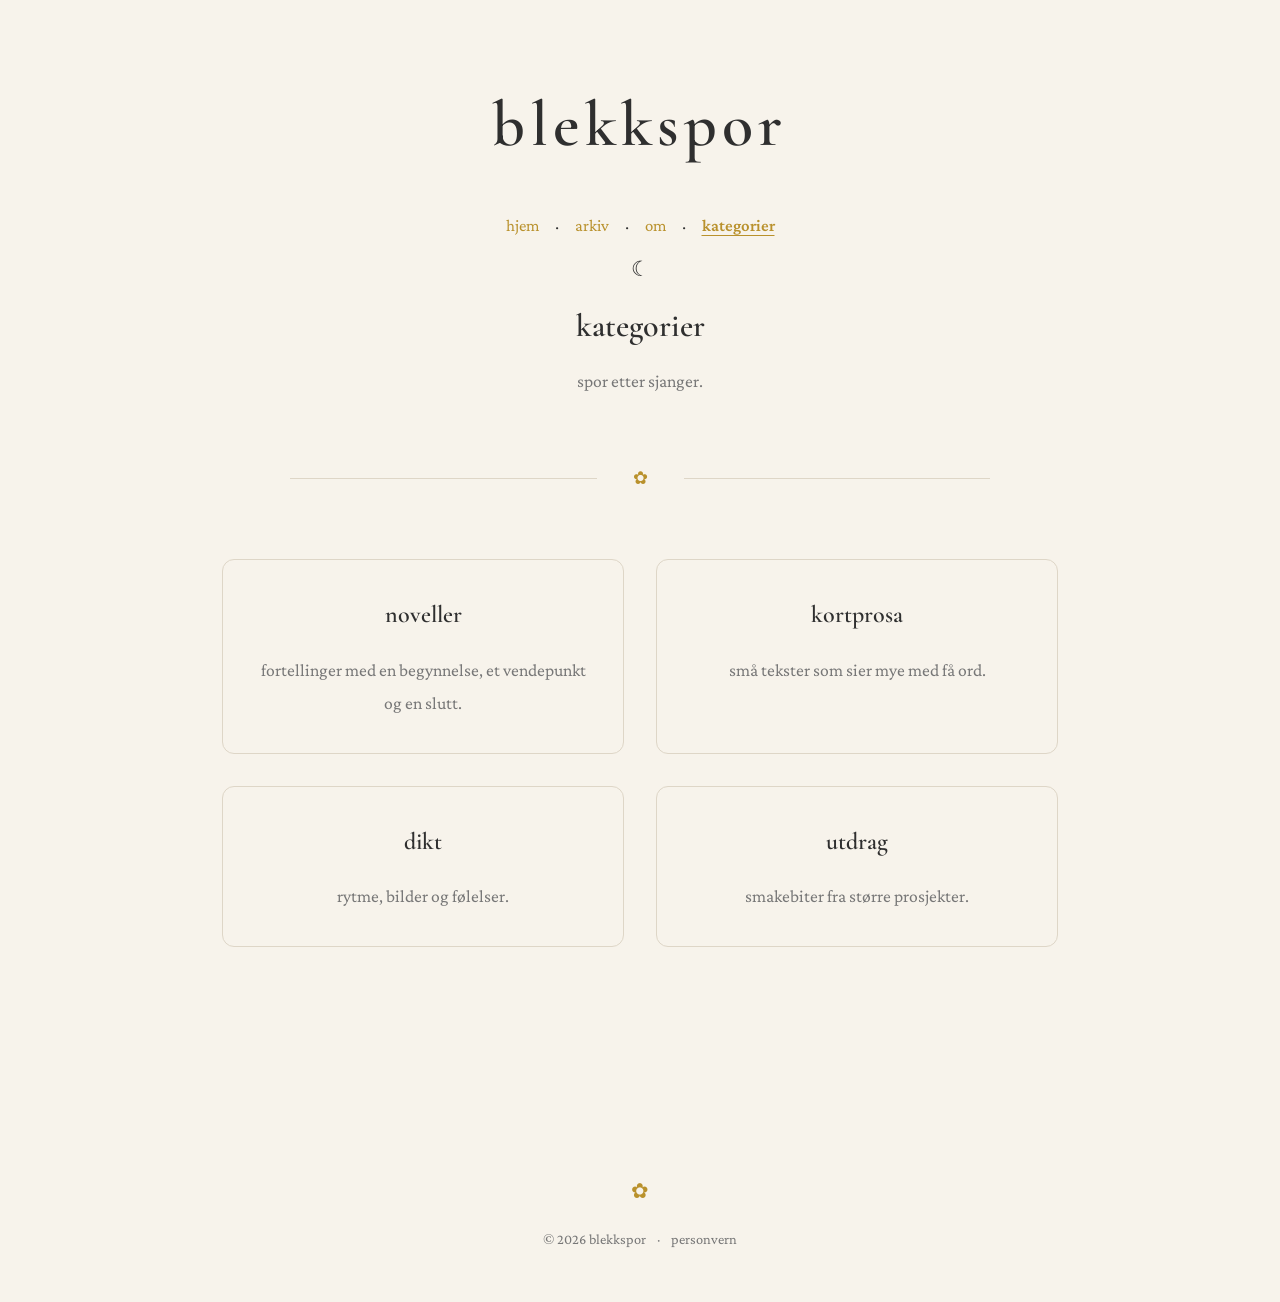
<file: categories.html>
<!DOCTYPE html>
<html lang="no">

<head>

    <!-- ============================== DOKUMENT ============================== -->

    <!-- ------------------------------- GENERELT ------------------------------ -->

    <meta charset="UTF-8">
    <meta name="viewport" content="width=device-width, initial-scale=1.0">

    <title>kategorier | blekkspor</title>

    <link rel="icon" href="favicon.svg" type="image/svg+xml">
    <link rel="stylesheet" href="css/style.css">


    <!-- ------------------------------- FONTER -------------------------------- -->

    <link rel="preconnect" href="https://fonts.googleapis.com">
    <link rel="preconnect" href="https://fonts.gstatic.com" crossorigin>

    <link
        href="https://fonts.googleapis.com/css2?family=Cormorant+Garamond:wght@500;600&family=Crimson+Pro:wght@400;500&display=swap"
        rel="stylesheet">

</head>

<body>

    <!-- ============================== HEADER ================================ -->

    <header>

        <!-- ------------------------------- TITTEL ------------------------------ -->

        <h1 class="site-title">
            <a href="index.html">blekkspor</a>
        </h1>


        <!-- ----------------------------- NAVIGASJON --------------------------- -->

        <nav class="main-nav">

            <a href="index.html">hjem</a>
            <span aria-hidden="true">·</span>

            <a href="archive.html">arkiv</a>
            <span aria-hidden="true">·</span>

            <a href="about.html">om</a>
            <span aria-hidden="true">·</span>

            <a href="categories.html">kategorier</a>

        </nav>


        <!-- ----------------------------- TEMAKNAPP ---------------------------- -->

        <button
            class="theme-toggle"
            type="button"
            aria-label="Bytt mellom lys og mørk modus">

            ☾

        </button>

    </header>


    <!-- =============================== MAIN ================================ -->

    <main class="categories-page">

        <!-- ------------------------------- INTRO ------------------------------ -->

        <h2>kategorier</h2>

        <p class="categories-intro">
            spor etter sjanger.
        </p>

        <div class="page-divider">
            <span>✿</span>
        </div>


        <!-- ------------------------------ KATEGORIER -------------------------- -->

        <section
            class="category-grid"
            aria-label="Historiekategorier">

            <a
                class="category-card"
                href="archive.html?category=novella">

                <h3>noveller</h3>

                <p>
                    fortellinger med en begynnelse, et vendepunkt og en slutt.
                </p>

            </a>

            <a
                class="category-card"
                href="archive.html?category=shortprose">

                <h3>kortprosa</h3>

                <p>
                    små tekster som sier mye med få ord.
                </p>

            </a>

            <a
                class="category-card"
                href="archive.html?category=poem">

                <h3>dikt</h3>

                <p>
                    rytme, bilder og følelser.
                </p>

            </a>

            <a
                class="category-card"
                href="archive.html?category=excerpt">

                <h3>utdrag</h3>

                <p>
                    smakebiter fra større prosjekter.
                </p>

            </a>

        </section>

    </main>


    <!-- ============================== FOOTER =============================== -->

    <footer>

        <!-- ------------------------------ DIVIDER ----------------------------- -->

        <div class="footer-divider">
            ✿
        </div>


        <!-- ----------------------------- COPYRIGHT --------------------------- -->

        <p class="footer-text">

            &copy;
            <span id="year"></span>

            <a href="index.html">
                blekkspor
            </a>

            <span aria-hidden="true">·</span>

            <a href="privacy.html">
                personvern
            </a>

            <span
                id="admin-footer-link"
                hidden>

                <span aria-hidden="true">·</span>

                <a href="admin/admin-index.html">
                    admin
                </a>

            </span>

        </p>

    </footer>


    <!-- ============================ JAVASCRIPT ============================= -->

    <script src="js/main.js"></script>

</body>

</html>
</file>
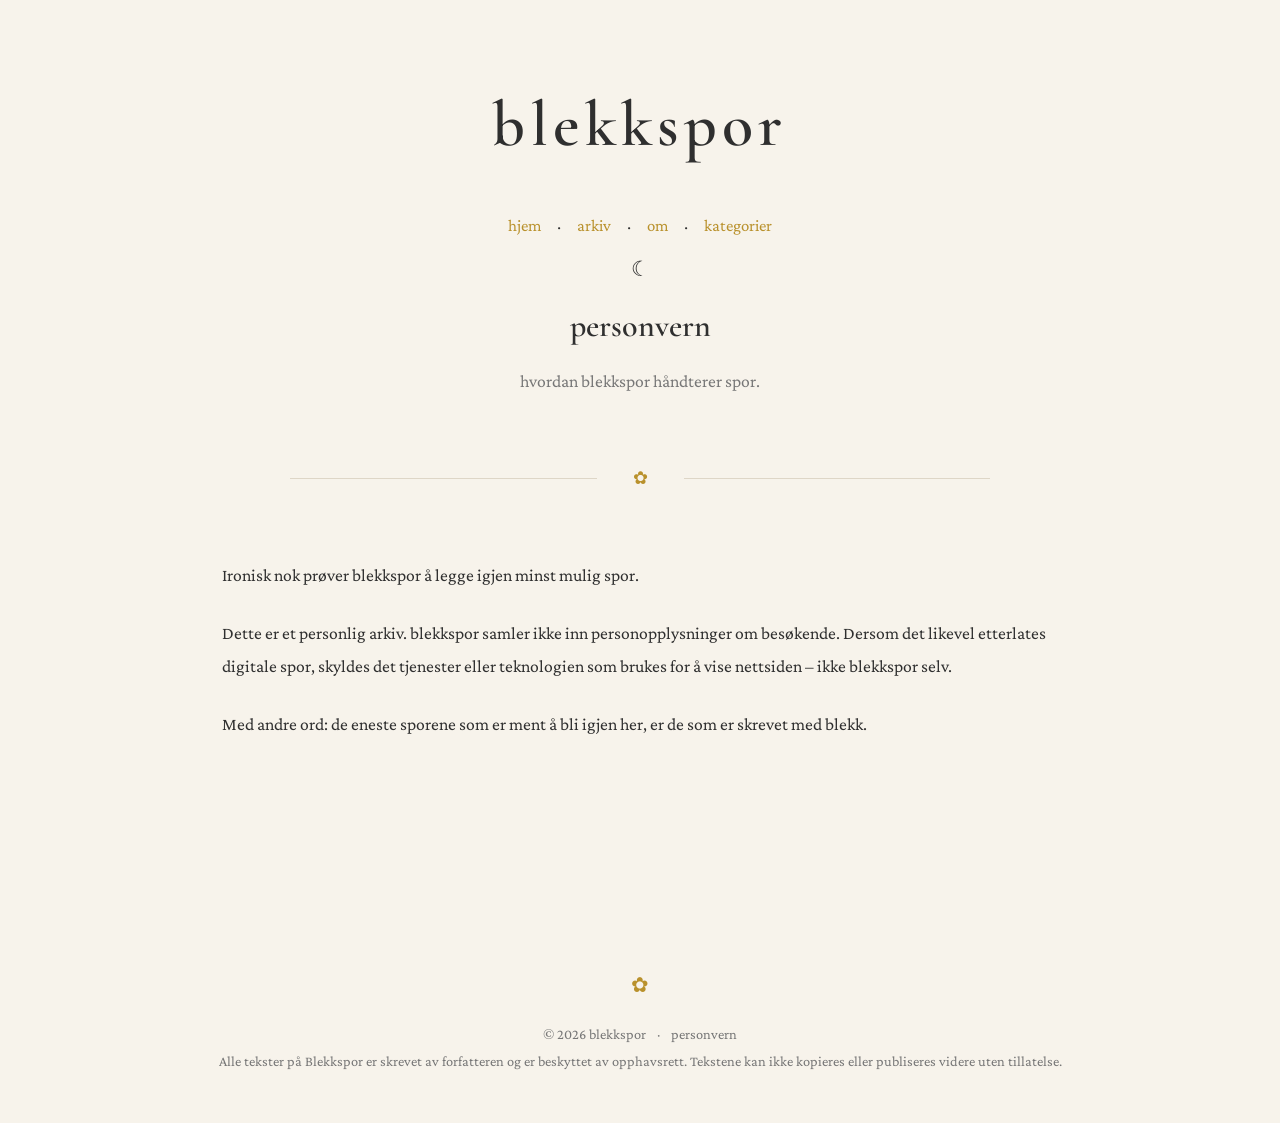
<file: privacy.html>
<!DOCTYPE html>
<html lang="no">

<head>

    <!-- ============================== DOKUMENT ============================== -->

    <!-- ------------------------------- GENERELT ------------------------------ -->

    <meta charset="UTF-8">
    <meta name="viewport" content="width=device-width, initial-scale=1.0">

    <title>personvern | blekkspor</title>

    <link rel="icon" href="favicon.svg" type="image/svg+xml">
    <link rel="stylesheet" href="css/style.css">


    <!-- ------------------------------- FONTER -------------------------------- -->

    <link rel="preconnect" href="https://fonts.googleapis.com">
    <link rel="preconnect" href="https://fonts.gstatic.com" crossorigin>

    <link href="https://fonts.googleapis.com/css2?family=Cormorant+Garamond:wght@500;600&family=Crimson+Pro:wght@400;500&display=swap" rel="stylesheet">

</head>

<body>

    <!-- ============================== HEADER ================================ -->

    <header>

        <!-- ------------------------------- TITTEL -------------------------------- -->

        <h1 class="site-title">
            <a href="index.html">blekkspor</a>
        </h1>


        <!-- ------------------------------- NAVIGASJON ---------------------------- -->

        <nav class="main-nav">

            <a href="index.html">hjem</a>
            <span aria-hidden="true">·</span>

            <a href="archive.html">arkiv</a>
            <span aria-hidden="true">·</span>

            <a href="about.html">om</a>
            <span aria-hidden="true">·</span>

            <a href="categories.html">kategorier</a>

        </nav>


        <!-- ------------------------------- TEMAKNAPP ----------------------------- -->

        <button
            class="theme-toggle"
            type="button"
            aria-label="Bytt mellom lys og mørk modus">

            ☾

        </button>

    </header>


    <!-- =============================== MAIN ================================= -->

    <main class="privacy-page">

        <!-- ------------------------------- INTRO --------------------------------- -->

        <h2>personvern</h2>

        <p class="privacy-intro">
            hvordan blekkspor håndterer spor.
        </p>

        <div class="page-divider">
            <span>✿</span>
        </div>


        <!-- ------------------------------- HOVEDINNHOLD -------------------------- -->

        <section class="privacy-content">

            <p>
                Ironisk nok prøver blekkspor å legge igjen minst mulig spor.
            </p>

            <p>
                Dette er et personlig arkiv. blekkspor samler ikke inn
                personopplysninger om besøkende. Dersom det likevel etterlates
                digitale spor, skyldes det tjenester eller teknologien som
                brukes for å vise nettsiden – ikke blekkspor selv.
            </p>

            <p>
                Med andre ord: de eneste sporene som er ment å bli igjen her,
                er de som er skrevet med blekk.
            </p>

        </section>

    </main>


    <!-- ============================== FOOTER ================================ -->

    <footer>

        <div class="footer-divider">✿</div>


        <!-- ------------------------------- COPYRIGHT ---------------------------- -->

        <p class="footer-text">
            &copy; <span id="year"></span>
            <a href="index.html">blekkspor</a>
            <span aria-hidden="true">·</span>
            <a href="privacy.html">personvern</a>

            <span id="admin-footer-link" hidden>

                <span aria-hidden="true">·</span>

                <a href="admin/admin-index.html">admin</a>
            </span>
        </p>

        <p class="footer-text">
            Alle tekster på Blekkspor er skrevet av forfatteren og er beskyttet av opphavsrett. 
            Tekstene kan ikke kopieres eller publiseres videre uten tillatelse.
        </p>

    </footer>


    <!-- ============================ JAVASCRIPT ============================== -->

    <script src="js/main.js"></script>

</body>

</html>
</file>
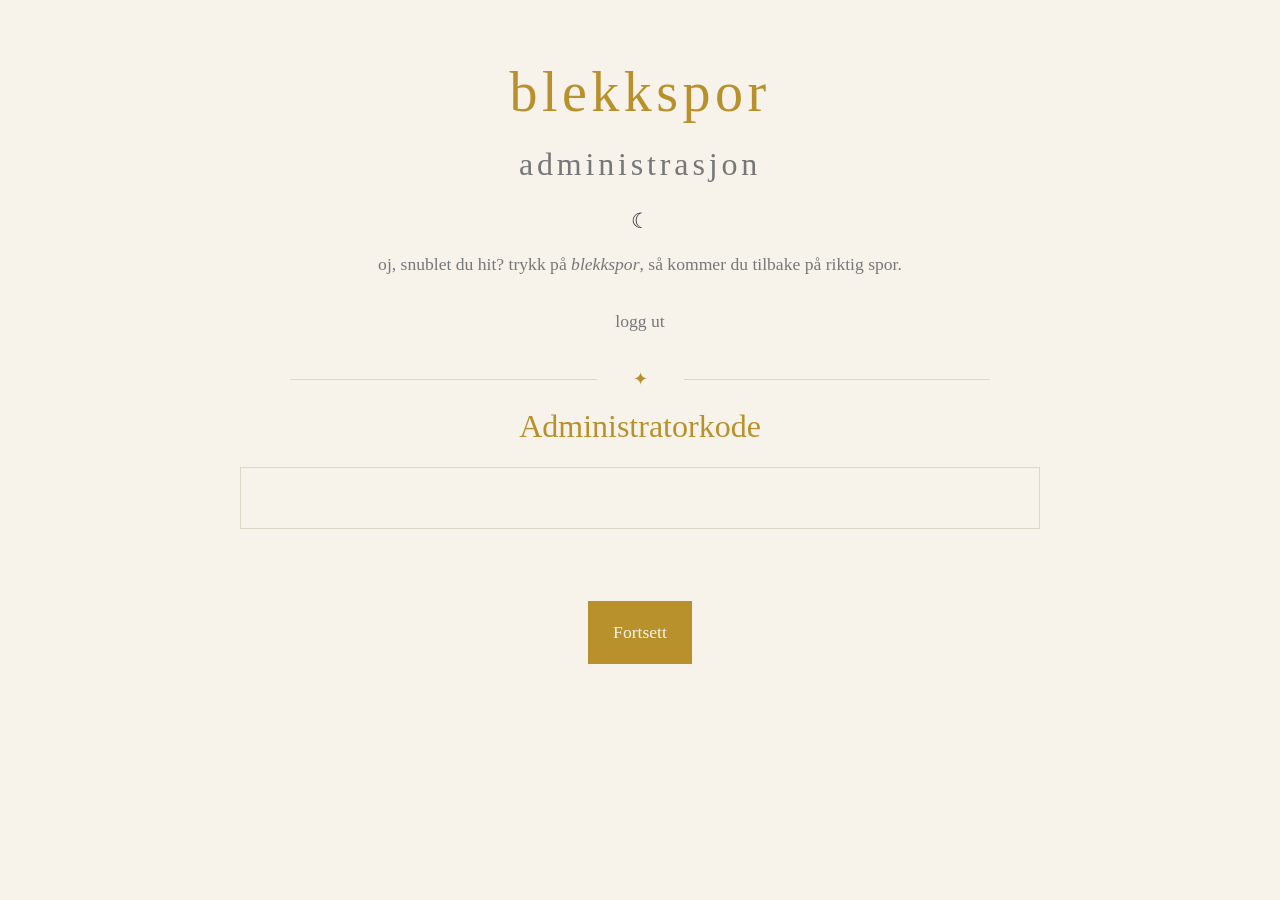
<file: admin/admin-dashboard.html>
<!DOCTYPE html>

<html lang="no">

<head>

    <meta charset="UTF-8">
    <meta name="viewport" content="width=device-width, initial-scale=1.0">

    <title>Dashboard | blekkspor</title>

    <link rel="stylesheet" href="../css/admin.css">

</head>

<body class="admin-page">

    <header class="admin-header">

        <a class="site-name" href="../index.html">
            blekkspor
        </a>

        <p class="admin-label">
            administrasjon
        </p>

        <button
            id="theme-toggle"
            class="theme-toggle"
            type="button"
            aria-label="Bytt mellom lyst og mørkt tema"
        >
            <span aria-hidden="true">☾</span>
        </button>

    </header>


    <nav class="admin-nav" aria-label="Administrasjonsmeny">

        <a href="admin-dashboard.html" aria-current="page">
            dashboard
        </a>

        <span aria-hidden="true">·</span>

        <a href="admin-settings.html">
            innstillinger
        </a>

        <span aria-hidden="true">·</span>

        <button
            id="logout-button"
            type="button"
        >
            logg ut
        </button>

    </nav>

        <div class="admin-divider" aria-hidden="true">
            <span>✦</span>
        </div>


    <main>

        <h1 class="admin-heading">Dashboard</h1>

        <p class="admin-intro">
            styr sporene.
        </p>

        <div class="admin-divider" aria-hidden="true">
            <span>✦</span>
        </div>

        <section class="admin-panel">

                <a
                    class="dashboard-action"
                    href="admin-new-story.html"
                >

                    <h2>Ny historie</h2>

                </a>


                <a
                    class="dashboard-action"
                    href="admin-new-quote.html"
                >

                    <h2>Legg til sitat</h2>

                </a>


                <a
                    class="dashboard-action"
                    href="admin-edit-story.html"
                >

                    <h2>Endre historie</h2>

                </a>


                <a
                    class="dashboard-action"
                    href="admin-settings.html"
                >

                    <h2>Innstillinger</h2>

                </a>


                <button
                    class="dashboard-action dashboard-logout"
                    id="dashboard-logout-button"
                    type="button"
                >

                    <span class="dashboard-action-title">
                        Logg ut
                    </span>

                </button>

        </section>

    </main>


    <footer>

        &copy; <span id="year"></span>

        <a href="../index.html">
            blekkspor
        </a>

        <span aria-hidden="true">·</span>

        <a href="../privacy.html">
            personvern
        </a>

    </footer>


    <script src="../js/main.js"></script>
    <script src="admin-dashboard.js"></script>

</body>

</html>
</file>
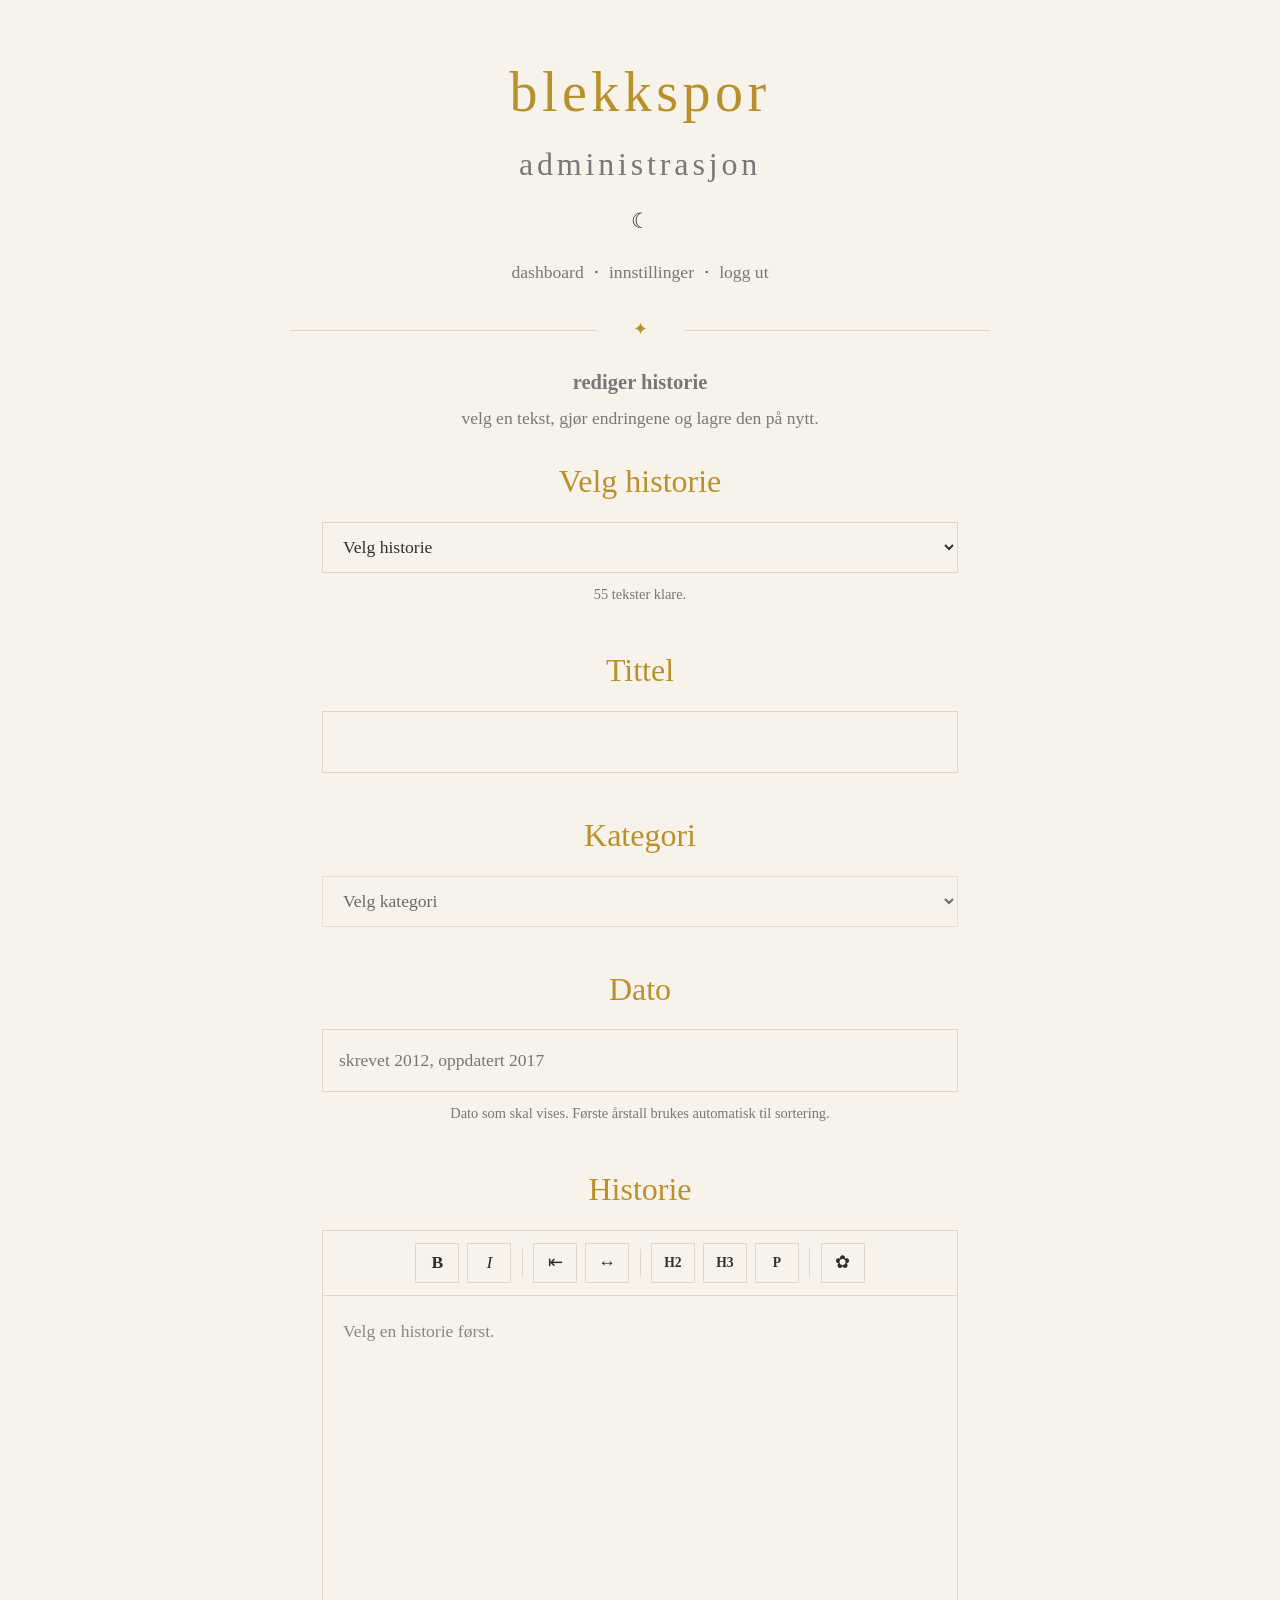
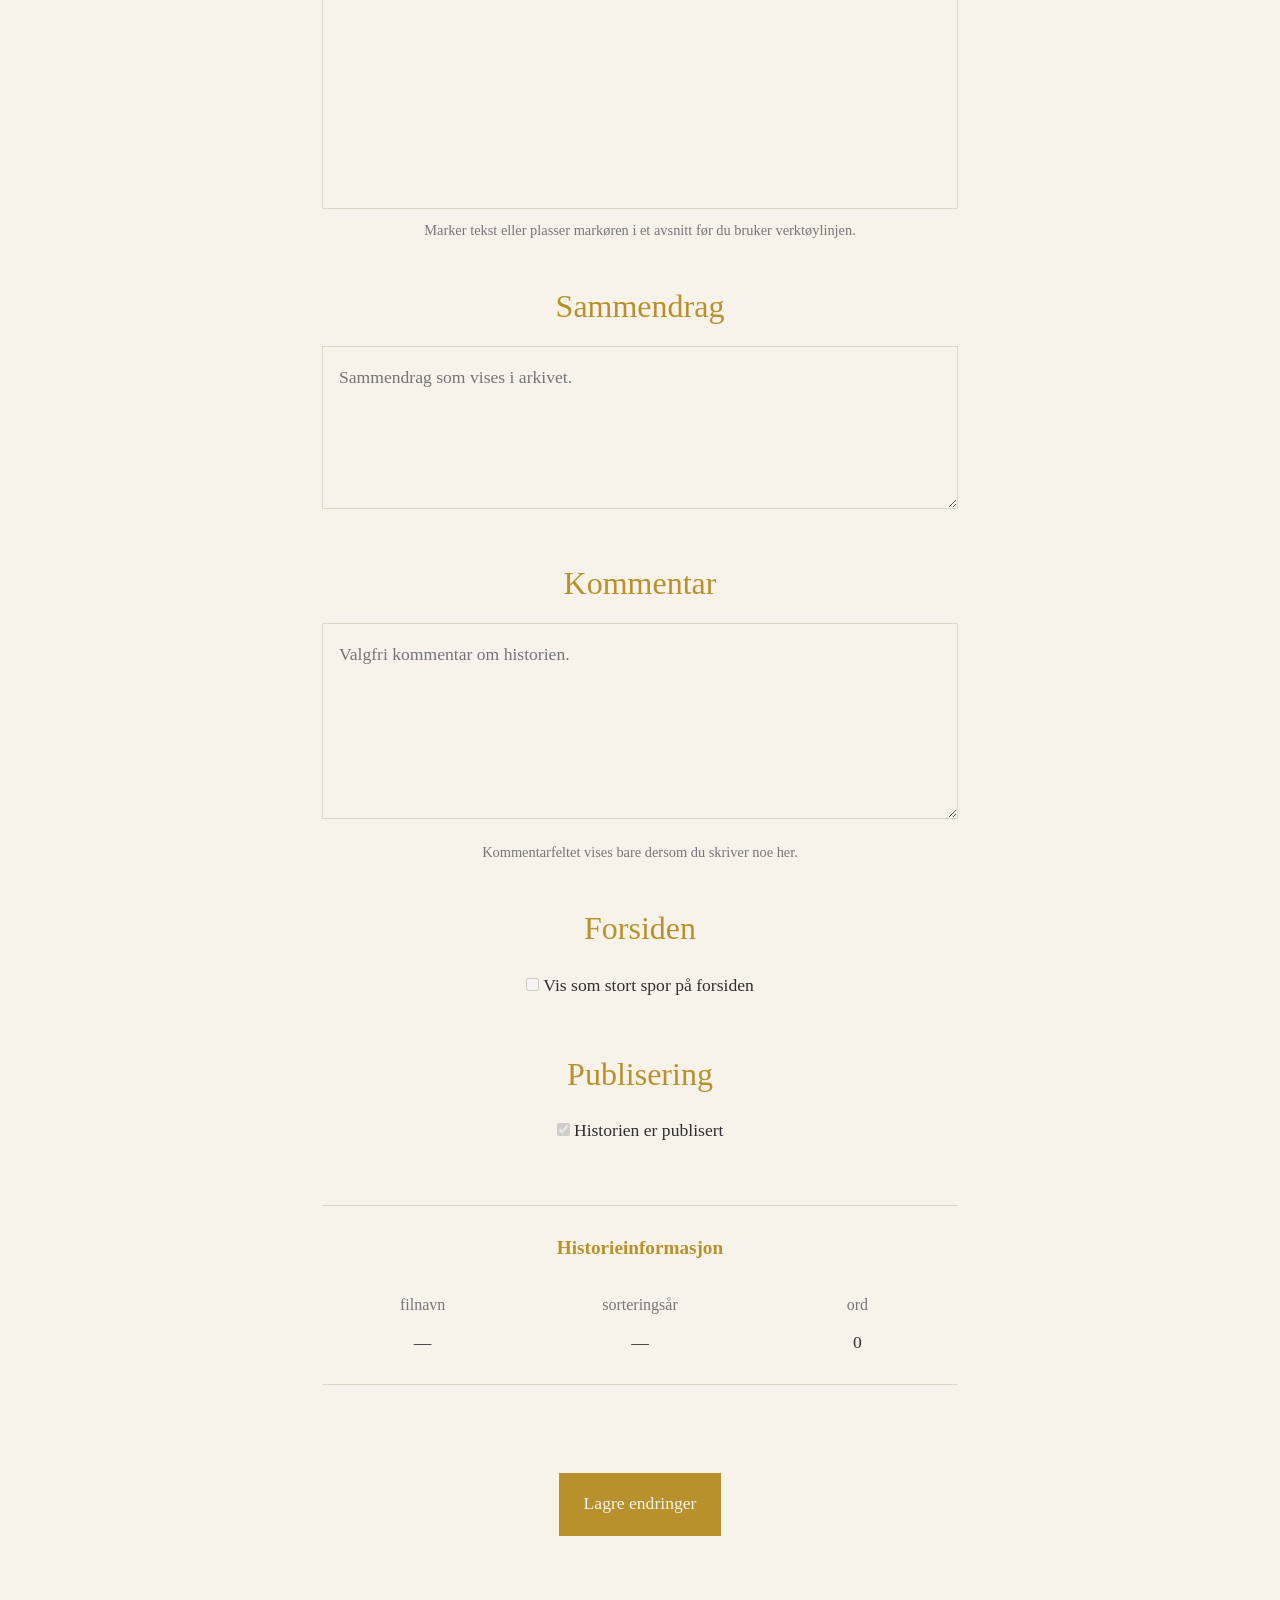
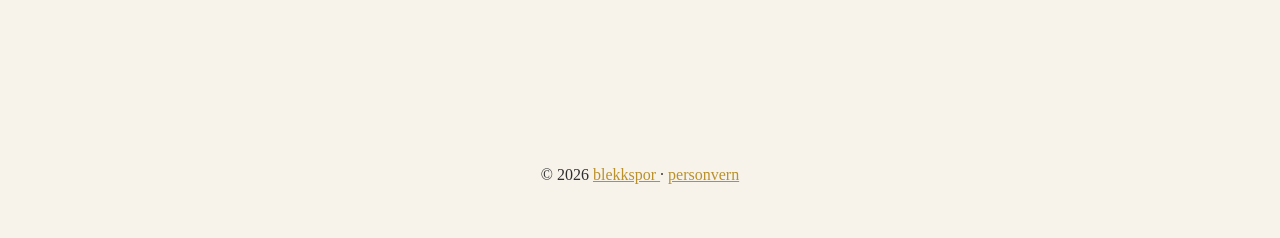
<file: admin/admin-edit-story.html>
<!DOCTYPE html>
<html lang="no">

<head>

    <!-- ============================ META ============================ -->

    <meta charset="UTF-8">

    <meta
        name="viewport"
        content="width=device-width, initial-scale=1.0"
    >

    <meta
        name="robots"
        content="noindex, nofollow"
    >

    <title>Rediger historie | blekkspor</title>

    <link rel="stylesheet" href="../css/admin.css">

</head>

<body class="admin-page">

    <!-- =========================== HEADER =========================== -->

    <header class="admin-header">

        <a class="site-name" href="../index.html">
            blekkspor
        </a>

        <p class="admin-label">
            administrasjon
        </p>

        <button
            class="theme-toggle"
            type="button"
            aria-label="Bytt mellom lys og mørk modus"
        >
            ☾
        </button>

    </header>


    <!-- ======================== NAVIGASJON ========================== -->

    <nav class="admin-nav" aria-label="Administrasjonsmeny">

        <a href="admin-dashboard.html">
            dashboard
        </a>

        <span aria-hidden="true">·</span>

        <a href="admin-settings.html">
            innstillinger
        </a>

        <span aria-hidden="true">·</span>

        <button
            id="logout-button"
            type="button"
        >
            logg ut
        </button>

    </nav>


    <div class="admin-divider">
        <span>✦</span>
    </div>


    <!-- ============================ MAIN ============================ -->

    <main class="admin-page">

        <section class="admin-panel">

            <section class="admin-intro">

                <h1>rediger historie</h1>

                <p>
                    velg en tekst, gjør endringene og lagre den på nytt.
                </p>

            </section>


            <!-- ========================= SKJEMA ========================= -->

            <form id="edit-story-form">

                <!-- Velg historie -->

                <div class="form-field">

                    <label
                        class="field-title"
                        for="story-selector"
                    >
                        Velg historie
                    </label>

                    <select
                        id="story-selector"
                        required
                    >

                        <option value="">
                            Laster historier…
                        </option>

                    </select>

                    <p
                        id="story-load-status"
                        class="field-help"
                        role="status"
                        aria-live="polite"
                    ></p>

                </div>


                <!-- Tittel -->

                <div class="form-field">

                    <label
                        class="field-title"
                        for="story-title"
                    >
                        Tittel
                    </label>

                    <input
                        id="story-title"
                        name="title"
                        type="text"
                        required
                        disabled
                    >

                </div>


                <!-- Kategori -->

                <div class="form-field">

                    <label
                        class="field-title"
                        for="story-category"
                    >
                        Kategori
                    </label>

                    <select
                        id="story-category"
                        name="category"
                        required
                        disabled
                    >

                        <option value="">
                            Velg kategori
                        </option>

                        <option value="novella">
                            novelle
                        </option>

                        <option value="poem">
                            dikt
                        </option>

                        <option value="shortprose">
                            kortprosa
                        </option>

                        <option value="excerpt">
                            utdrag
                        </option>

                    </select>

                </div>


                <!-- Dato -->

                <div class="form-field">

                    <label
                        class="field-title"
                        for="story-date"
                    >
                        Dato
                    </label>

                    <input
                        id="story-date"
                        name="date"
                        type="text"
                        placeholder="skrevet 2012, oppdatert 2017"
                        required
                        disabled
                    >

                    <p class="field-help">
                        Dato som skal vises. Første årstall brukes automatisk til sortering.
                    </p>

                </div>


                <!-- Historie -->

                <div class="form-field">

                    <label
                        class="field-title"
                        for="story-editor"
                    >
                        Historie
                    </label>


                    <div class="editor-wrapper">

                        <div
                            class="editor-toolbar"
                            role="toolbar"
                            aria-label="Formatering av historie"
                        >

                            <button
                                type="button"
                                class="editor-button"
                                data-command="bold"
                                aria-label="Fet tekst"
                                title="Fet tekst"
                            >
                                <strong>B</strong>
                            </button>

                            <button
                                type="button"
                                class="editor-button"
                                data-command="italic"
                                aria-label="Kursiv tekst"
                                title="Kursiv tekst"
                            >
                                <em>I</em>
                            </button>

                            <span class="editor-toolbar-divider" aria-hidden="true"></span>

                            <button
                                id="align-left"
                                type="button"
                                class="editor-button"
                                aria-label="Venstrejuster tekst"
                                title="Venstrejuster tekst"
                            >
                                ⇤
                            </button>

                            <button
                                id="align-center"
                                type="button"
                                class="editor-button"
                                aria-label="Midtstill tekst"
                                title="Midtstill tekst"
                            >
                                ↔
                            </button>

                            <span class="editor-toolbar-divider" aria-hidden="true"></span>

                            <button
                                type="button"
                                class="editor-button editor-heading-button"
                                data-command="formatBlock"
                                data-value="h2"
                                aria-label="Stor overskrift"
                                title="Stor overskrift"
                            >
                                H2
                            </button>

                            <button
                                type="button"
                                class="editor-button editor-heading-button"
                                data-command="formatBlock"
                                data-value="h3"
                                aria-label="Mindre overskrift"
                                title="Mindre overskrift"
                            >
                                H3
                            </button>

                            <button
                                type="button"
                                class="editor-button editor-heading-button"
                                data-command="formatBlock"
                                data-value="p"
                                aria-label="Vanlig avsnitt"
                                title="Gjør om til vanlig avsnitt"
                            >
                                P
                            </button>

                            <span class="editor-toolbar-divider" aria-hidden="true"></span>

                            <button
                                id="insert-divider"
                                type="button"
                                class="editor-button"
                                aria-label="Sett inn skillelinje"
                                title="Sett inn skillelinje"
                            >
                                ✿
                            </button>

                        </div>


                        <div
                            id="story-editor"
                            class="story-editor"
                            contenteditable="false"
                            role="textbox"
                            aria-multiline="true"
                            data-placeholder="Velg en historie først."
                        ></div>

                    </div>

                    <p class="field-help">
                        Marker tekst eller plasser markøren i et avsnitt før du bruker verktøylinjen.
                    </p>

                </div>


                <!-- Sammendrag -->

                <div class="form-field">

                    <label
                        class="field-title"
                        for="story-summary"
                    >
                        Sammendrag
                    </label>

                    <textarea
                        id="story-summary"
                        name="summary"
                        rows="4"
                        placeholder="Sammendrag som vises i arkivet."
                        required
                        disabled
                    ></textarea>

                </div>


                <!-- Kommentar -->

                <div class="form-field">

                    <label
                        class="field-title"
                        for="story-comment"
                    >
                        Kommentar
                    </label>

                    <textarea
                        id="story-comment"
                        name="comment"
                        rows="5"
                        placeholder="Valgfri kommentar om historien."
                        disabled
                    ></textarea>

                    <p class="field-help">
                        Kommentarfeltet vises bare dersom du skriver noe her.
                    </p>

                </div>

                <!-- Stort spor -->

                <fieldset class="form-field summary-options">

                    <legend class="field-title">
                        Forsiden
                    </legend>

                    <label class="radio-option">

                        <input
                            id="story-featured"
                            type="checkbox"
                            disabled
                        >

                        Vis som stort spor på forsiden

                    </label>

                </fieldset>


                <!-- Publisering -->

                <fieldset class="form-field summary-options">

                    <legend class="field-title">
                        Publisering
                    </legend>

                    <label class="radio-option">

                        <input
                            id="story-published"
                            type="checkbox"
                            checked
                            disabled
                        >

                        Historien er publisert

                    </label>

                </fieldset>


                <!-- Historieinformasjon -->

                <section class="story-information-preview">

                    <h2>Historieinformasjon</h2>

                    <dl>

                        <div>
                            <dt>Filnavn</dt>
                            <dd id="filename-preview">—</dd>
                        </div>

                        <div>
                            <dt>Sorteringsår</dt>
                            <dd id="sort-year-preview">—</dd>
                        </div>

                        <div>
                            <dt>Ord</dt>
                            <dd id="word-count-preview">0</dd>
                        </div>

                    </dl>

                </section>


                <!-- Status -->

                <p
                    id="form-status"
                    class="form-status"
                    role="status"
                    aria-live="polite"
                ></p>


                <!-- Handlinger -->

                <div class="form-actions">

                    <button
                        id="save-story"
                        class="primary-button"
                        type="submit"
                        disabled
                    >
                        Lagre endringer
                    </button>

                </div>

            </form>

        </section>

    </main>


    <!-- =========================== FOOTER =========================== -->

    <footer>

        &copy; <span id="year"></span>

        <a href="../index.html">
            blekkspor
        </a>

        <span aria-hidden="true">·</span>

        <a href="../privacy.html">
            personvern
        </a>

    </footer>


    <!-- ======================== JAVASCRIPT ========================== -->

    <script src="../js/main.js"></script>
    <script src="admin-edit-story.js"></script>

</body>

</html>
</file>
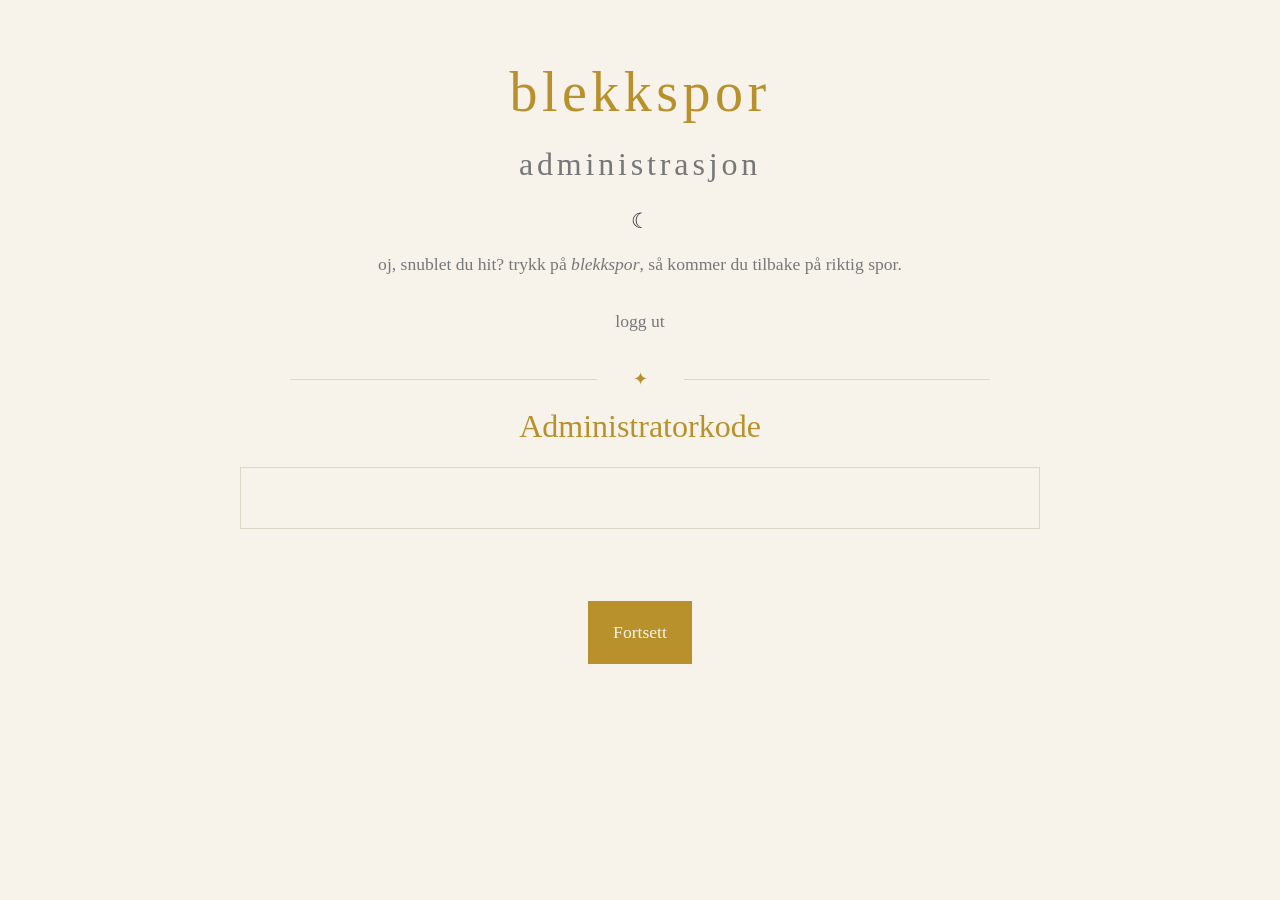
<file: admin/admin-index.html>
<!DOCTYPE html>

<html lang="no">

<head>

    <meta charset="UTF-8">
    <meta name="viewport" content="width=device-width, initial-scale=1.0">

    <title>Administrasjon | blekkspor</title>

    <link rel="stylesheet" href="../css/admin.css">

</head>

<body class="admin-page">

    <header class="admin-header">

        <a class="site-name" href="../index.html">
            blekkspor
        </a>

        <p class="admin-label">
            administrasjon
        </p>

        <button
            id="theme-toggle"
            class="theme-toggle"
            type="button"
            aria-label="Bytt mellom lyst og mørkt tema"
        >
            <span aria-hidden="true">☾</span>
        </button>

        <p class="admin-intro">
            oj, snublet du hit? trykk på <em>blekkspor</em>, så kommer du tilbake på riktig spor.
        </p>

    </header>



    <nav class="admin-nav" aria-label="Administrasjonsmeny">

        <a
        class="logout-link"
        href="../index.html"
        >
        logg ut
    </a>

    </nav>

        <div class="admin-divider" aria-hidden="true">
            <span>✦</span>
        </div>

            <form id="login-form">

                <div class="form-field">

                    <label class="field-title" for="password">
                        Administratorkode
                    </label>

                    <input
                        id="password"
                        name="password"
                        type="password"
                        autocomplete="current-password"
                        required
                    >

                </div>

                <p
                    id="login-status"
                    class="form-status"
                    aria-live="polite"
                ></p>

                <div class="form-actions">

                    <button
                        type="submit"
                        class="primary-button"
                    >
                        Fortsett
                    </button>

                </div>

            </form>

        </section>

    </main>

    <script src="../js/main.js"></script>
    <script src="admin-config.js"></script>
    <script src="admin-index.js"></script>

</body>

</html>
</file>
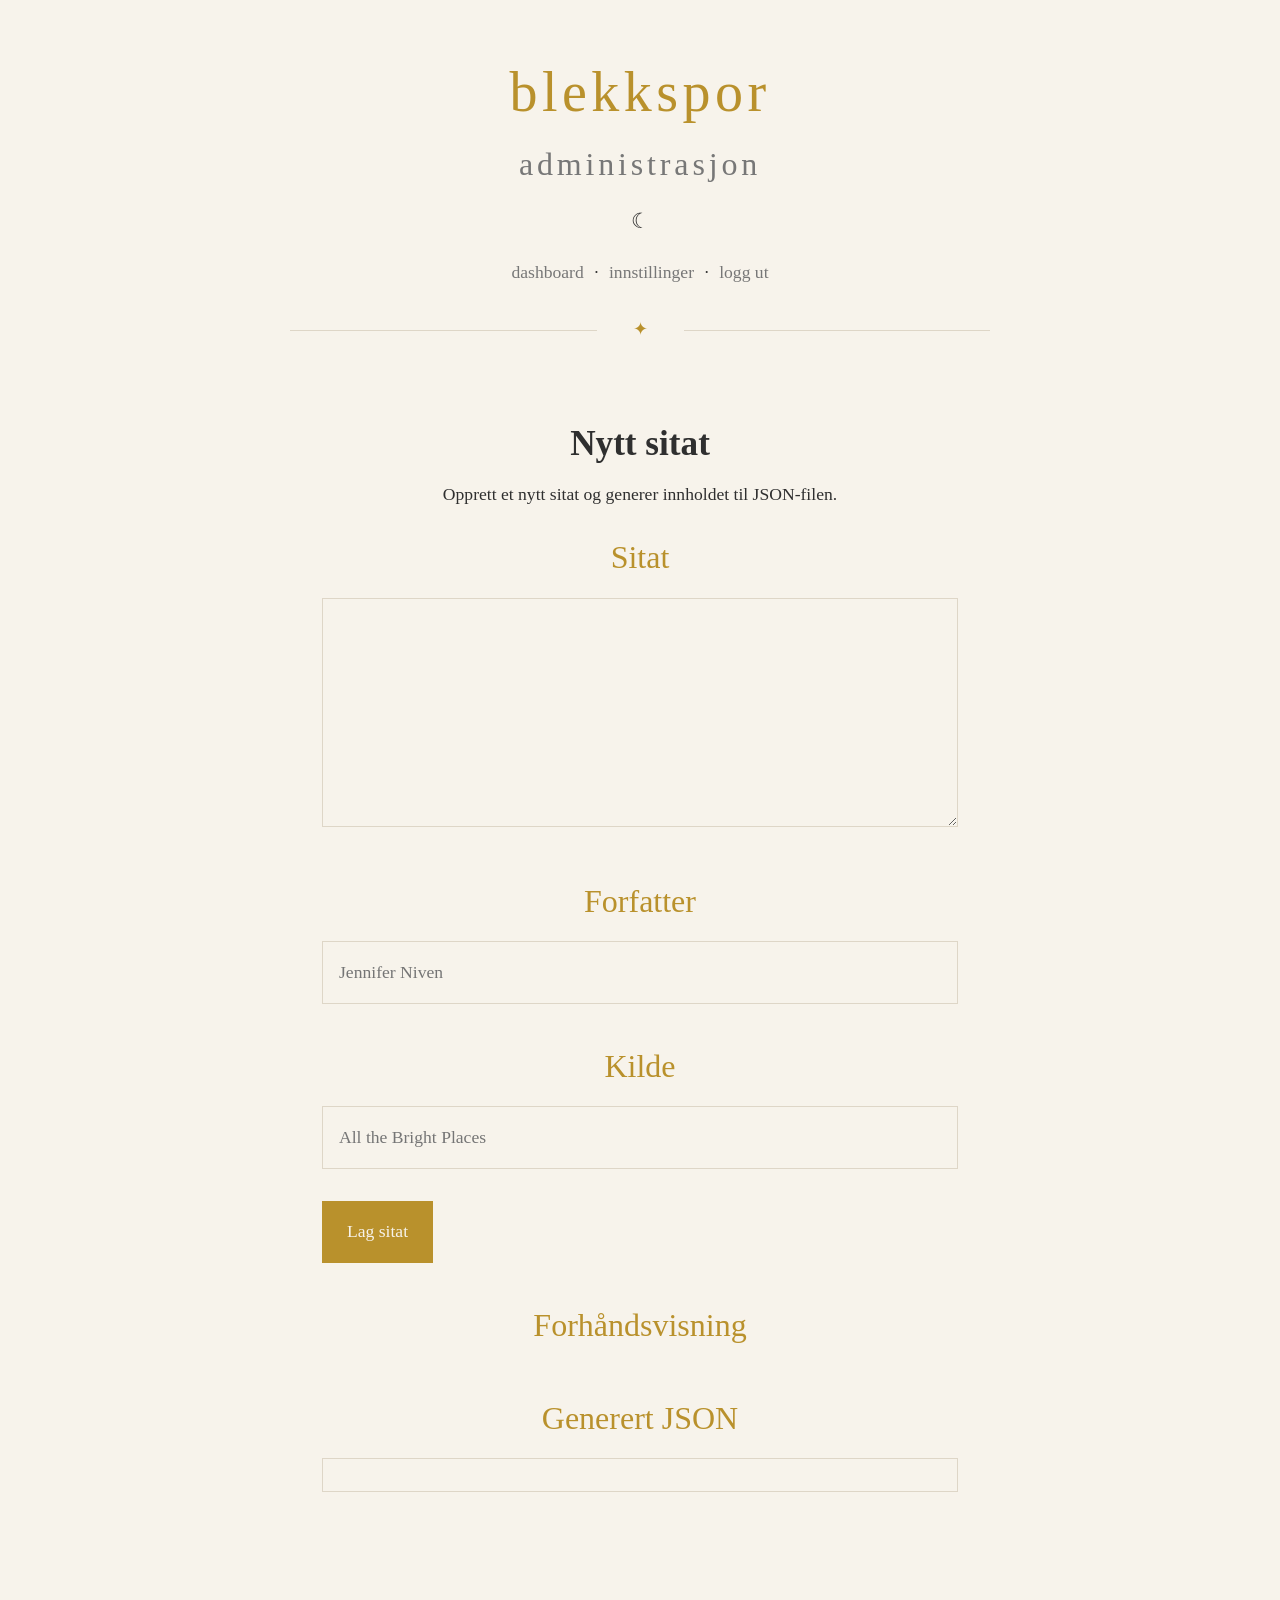
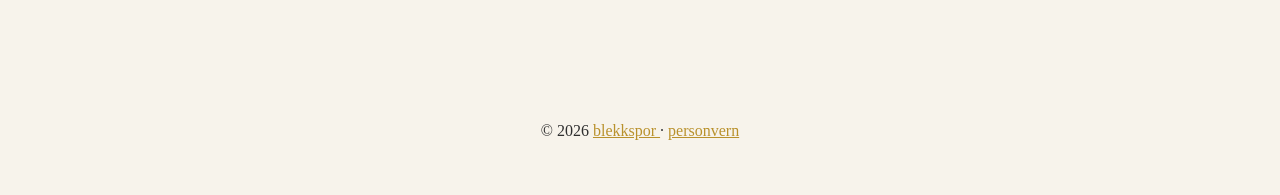
<file: admin/admin-new-quote.html>
<!DOCTYPE html>
<html lang="no">

<head>

    <!-- ============================ META ============================ -->

    <meta charset="UTF-8">

    <meta
        name="viewport"
        content="width=device-width, initial-scale=1.0"
    >

    <meta
        name="robots"
        content="noindex, nofollow"
    >

    <title>Nytt sitat | blekkspor</title>


    <!-- ============================ CSS ============================= -->

    <link rel="stylesheet" href="../css/admin.css">

</head>

<body class="admin-page">


    <!-- =========================== HEADER =========================== -->

    <header class="admin-header">

        <a
            class="site-name"
            href="../index.html"
        >
            blekkspor
        </a>

        <p class="admin-label">
            administrasjon
        </p>

        <button
            class="theme-toggle"
            type="button"
            aria-label="Bytt tema"
        >
            ☾
        </button>

    </header>


    <!-- ======================== NAVIGASJON ========================== -->

    <nav
        class="admin-nav"
        aria-label="Administrasjonsmeny"
    >

        <a href="admin-dashboard.html">
            dashboard
        </a>

        <span aria-hidden="true">·</span>

        <a href="admin-settings.html">
            innstillinger
        </a>

        <span aria-hidden="true">·</span>

        <button
            id="logout-button"
            type="button"
        >
            logg ut
        </button>

    </nav>


    <!-- ========================== SKILLE ============================ -->

    <div class="admin-divider">
        <span aria-hidden="true">✦</span>
    </div>


    <!-- ============================ MAIN ============================ -->

    <main class="admin-content">

        <header class="admin-page-header">

            <h1>Nytt sitat</h1>

            <p>
                Opprett et nytt sitat og generer innholdet til JSON-filen.
            </p>

        </header>


        <!-- ========================== SKJEMA ======================== -->

        <form id="quote-form">

            <div class="form-field">

                <label
                    class="field-title"
                    for="quote-text"
                >
                    Sitat
                </label>

                <textarea
                    id="quote-text"
                    name="quote"
                    rows="6"
                    required
                ></textarea>

            </div>


            <div class="form-field">

                <label
                    class="field-title"
                    for="quote-author"
                >
                    Forfatter
                </label>

                <input
                id="quote-author"
                name="author"
                type="text"
                placeholder="Jennifer Niven"
                >

            </div>


            <div class="form-field">

                <label
                    class="field-title"
                    for="quote-source"
                >
                    Kilde
                </label>

                <input
                    id="quote-source"
                    name="source"
                    type="text"
                    placeholder="All the Bright Places"
                >

            </div>


            <button
                class="primary-button"
                type="submit"
            >
                Lag sitat
            </button>

            <p 
                id="save-status"
                class="save-status"
                role="status"
                aria-live="polite"
            ></p>

        </form>


        <!-- ===================== FORHÅNDSVISNING ==================== -->

<section class="preview quote-preview">

    <label class="field-title">
        Forhåndsvisning
    </label>

    <blockquote id="preview-quote"></blockquote>

    <cite id="preview-author"></cite>

    <p id="preview-source"></p>

</section>


<!-- ====================== GENERERT JSON ===================== -->

<section class="generated-code">

    <label class="field-title">
        Generert JSON
    </label>

    <pre id="generated-code"></pre>

</section>

    </main>


    <!-- =========================== FOOTER =========================== -->

    <footer>

        &copy; <span id="year"></span>

        <a href="../index.html">
            blekkspor
        </a>

        <span aria-hidden="true">·</span>

        <a href="../privacy.html">
            personvern
        </a>

    </footer>


    <!-- ======================== JAVASCRIPT ========================== -->

    <script src="../js/main.js"></script>
    <script src="admin-new-quote.js"></script>

</body>

</html>
</file>
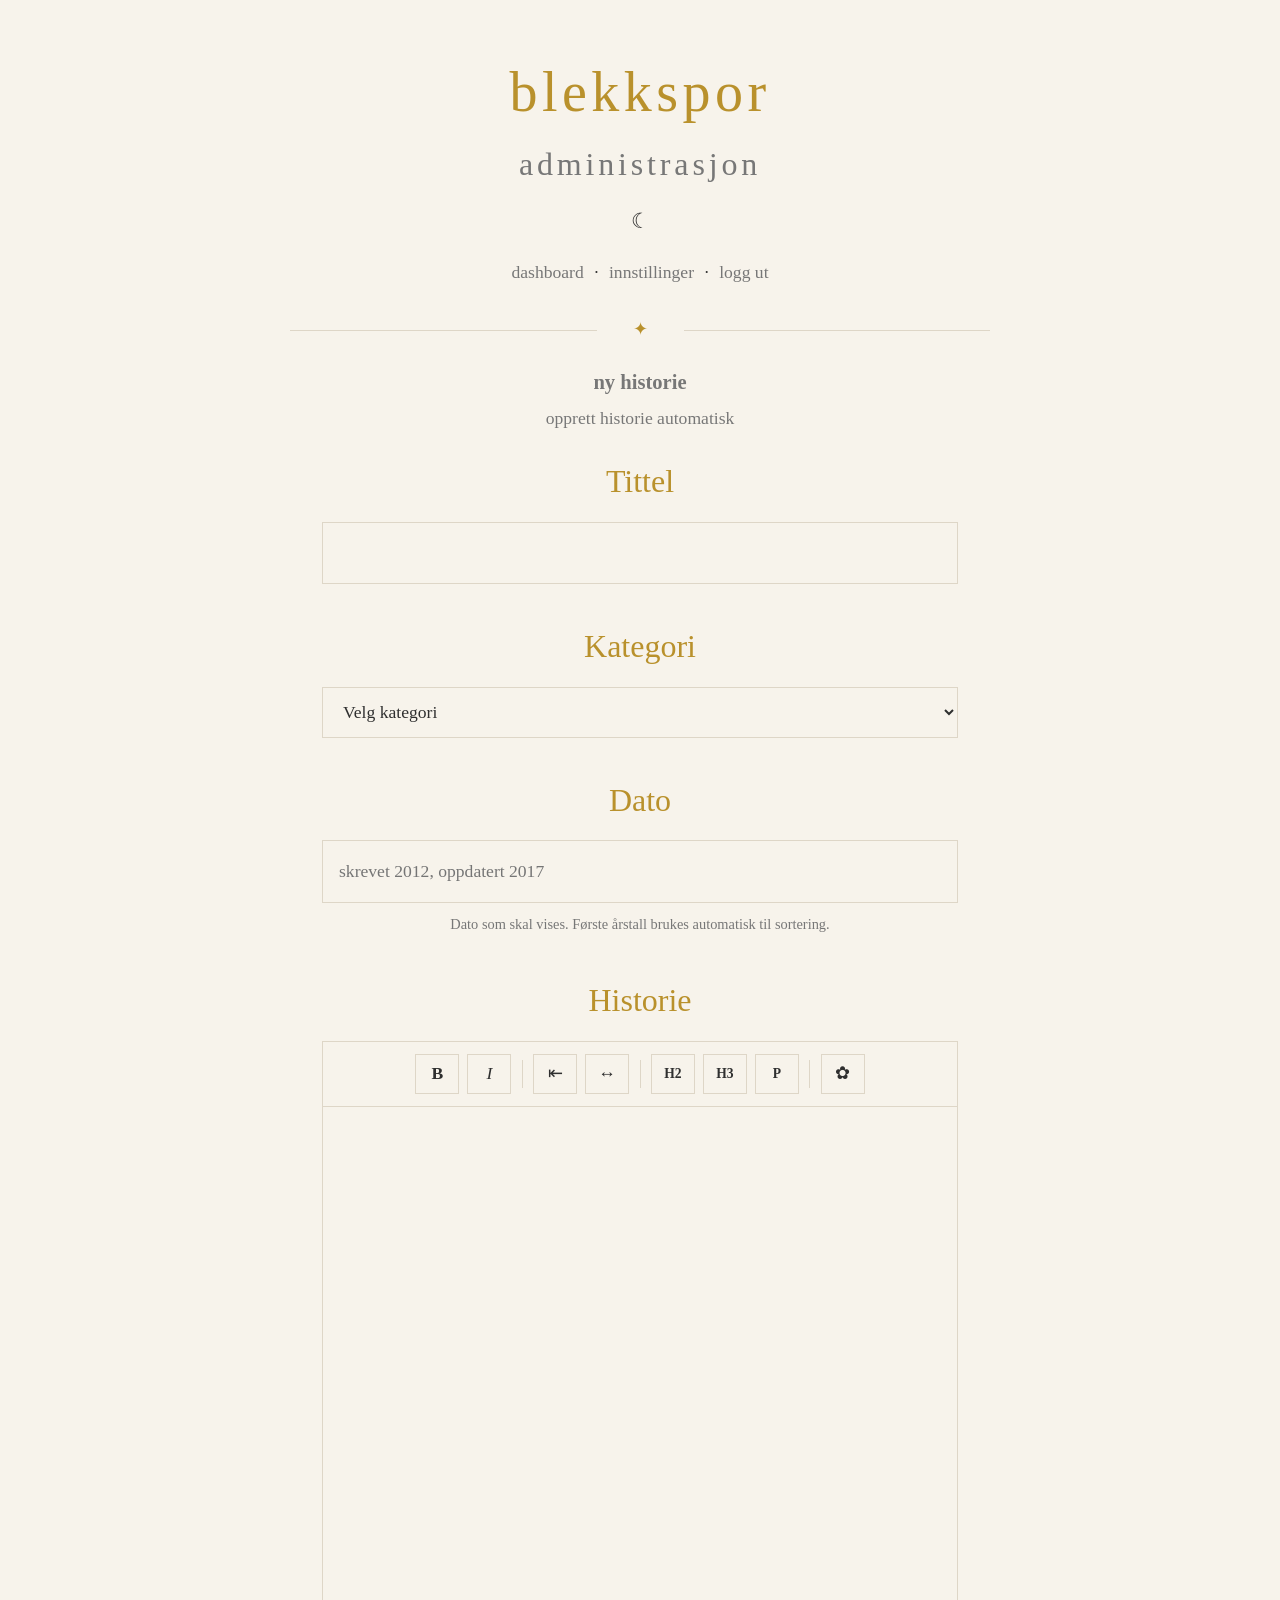
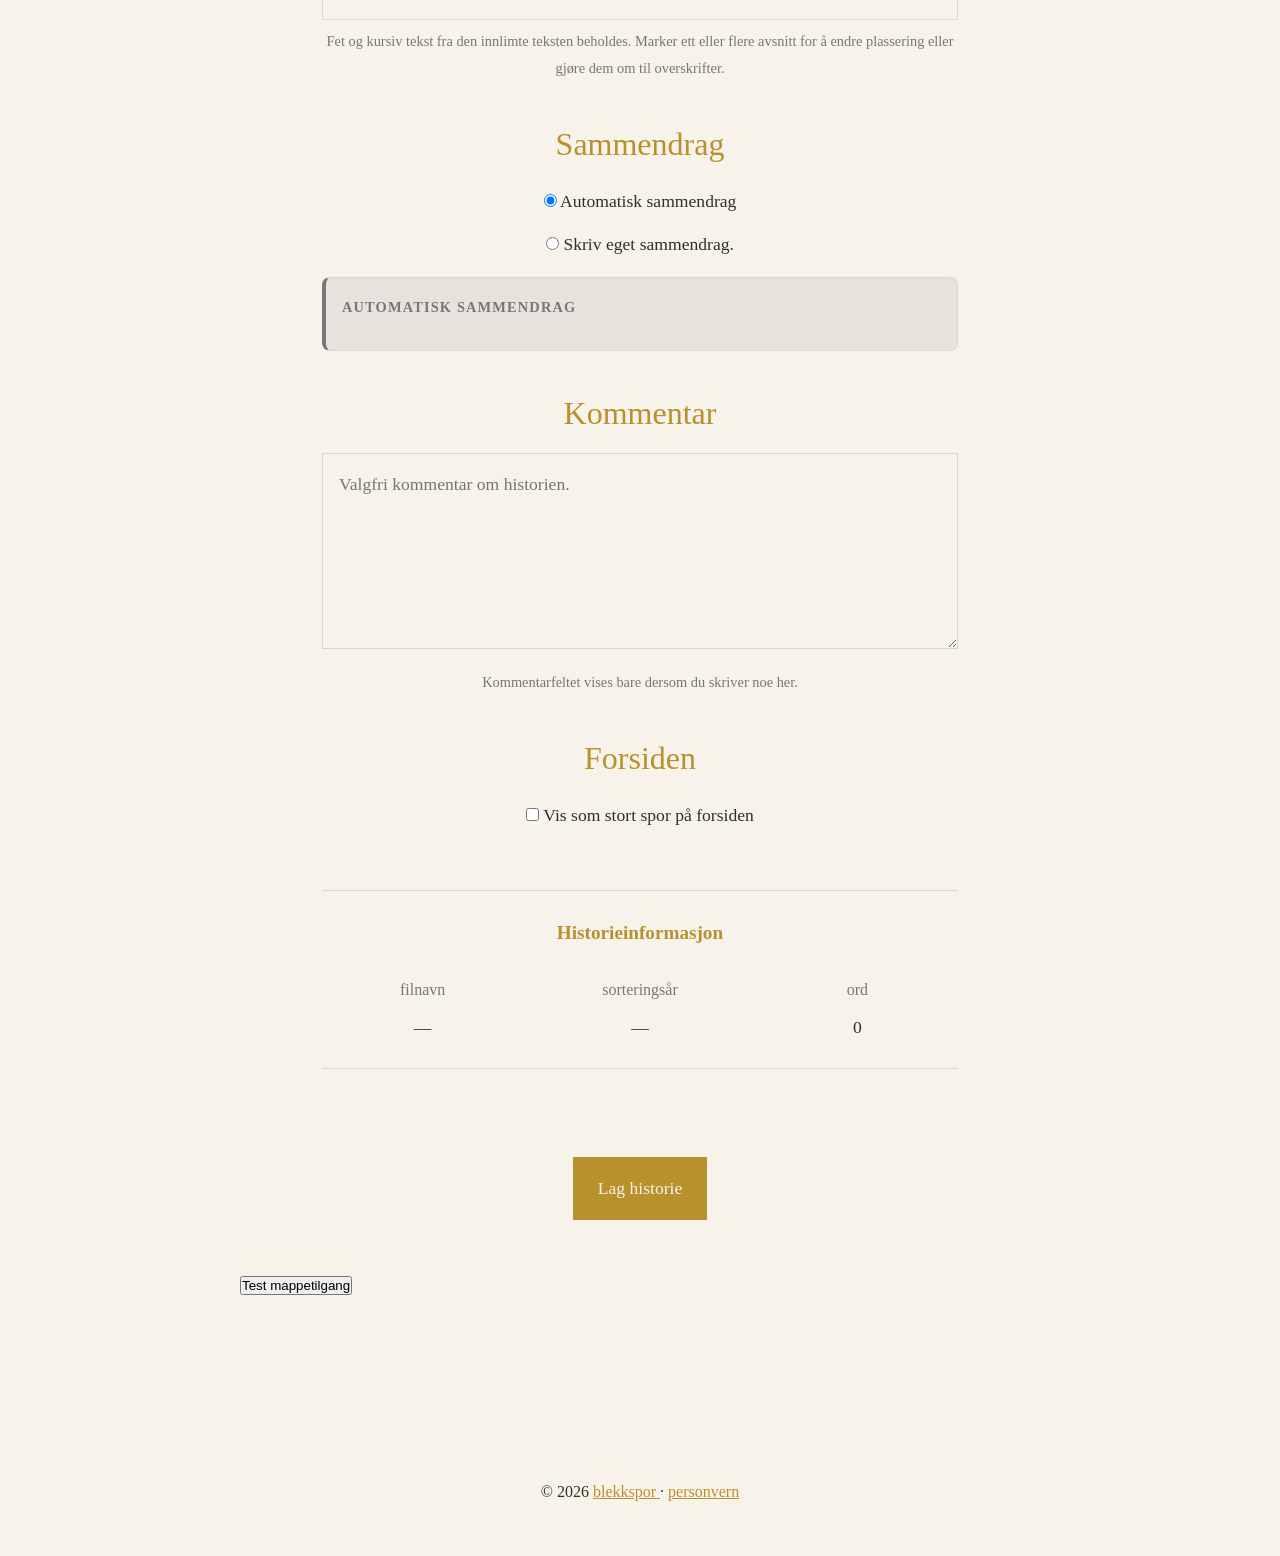
<file: admin/admin-new-story.html>
<!DOCTYPE html>
<html lang="no">

<head>

    <!-- ============================ META ============================ -->

    <meta charset="UTF-8">

    <meta
        name="viewport"
        content="width=device-width, initial-scale=1.0"
    >

    <meta
        name="robots"
        content="noindex, nofollow"
    >

    <title>Ny historie | blekkspor</title>


    <!-- ============================ CSS ============================= -->

    <link rel="stylesheet" href="../css/admin.css">

</head>

<body class="admin-page">

<header class="admin-header">

    <a class="site-name" href="../index.html">
        blekkspor
    </a>

    <p class="admin-label">
        administrasjon
    </p>

    <button
        class="theme-toggle"
        ...
    >
        ☾
    </button>

</header>

    <nav class="admin-nav" aria-label="Administrasjonsmeny">

        <a href="admin-dashboard.html">
            dashboard
        </a>

        <span aria-hidden="true">·</span>

        <a href="admin-settings.html">
            innstillinger
        </a>

        <span aria-hidden="true">·</span>

        <button
            id="logout-button"
            type="button"
        >
            logg ut
        </button>

    </nav>

<div class="admin-divider">
    <span>✦</span>
</div>
    <!-- ============================ MAIN ============================ -->

    <main class="admin-page">

        <section class="admin-panel">

            <section class="admin-intro">
                <h1>ny historie</h1>
                <p>opprett historie automatisk</p>
            </section>


            <!-- ========================= SKJEMA ========================= -->

            <form id="new-story-form">

                <!-- Tittel -->

                <div class="form-field">

                    <label class="field-title" for="story-title">
                        Tittel
                    </label>

                    <input
                        id="story-title"
                        name="title"
                        type="text"
                        required
                    >

                </div>


                <!-- Kategori -->

                <div class="form-field">

                    <label class="field-title" for="story-category">
                        Kategori
                    </label>

                    <select
                        id="story-category"
                        name="category"
                        required
                    >

                        <option value="">
                            Velg kategori
                        </option>

                        <option value="novella">
                            novelle
                        </option>

                        <option value="poem">
                            dikt
                        </option>

                        <option value="shortprose">
                            kortprosa
                        </option>

                        <option value="excerpt">
                            utdrag
                        </option>

                    </select>

                </div>


                <!-- Dato -->

                <div class="form-field">

                    <label class="field-title" for="story-date">
                        Dato
                    </label>

                    <input
                        id="story-date"
                        name="date"
                        type="text"
                        placeholder="skrevet 2012, oppdatert 2017"
                        required
                    >

                    <p class="field-help">
                        Dato som skal vises.
                   
                        Første årstall brukes automatisk til sortering.
                    </p>

                </div>


<!-- Historie -->

<div class="form-field">

    <label
        class="field-title"
        for="story-editor">

        Historie

    </label>


    <!-- ------------------------- TEKSTEDITOR ------------------------- -->

    <div class="editor-wrapper">

        <!-- ---------------------- VERKTØYLINJE ----------------------- -->

        <div
            class="editor-toolbar"
            role="toolbar"
            aria-label="Formatering av historie">

            <!-- Fet tekst -->

            <button
                type="button"
                class="editor-button"
                data-command="bold"
                aria-label="Fet tekst"
                title="Fet tekst">

                <strong>B</strong>

            </button>


            <!-- Kursiv tekst -->

            <button
                type="button"
                class="editor-button"
                data-command="italic"
                aria-label="Kursiv tekst"
                title="Kursiv tekst">

                <em>I</em>

            </button>


            <span
                class="editor-toolbar-divider"
                aria-hidden="true">
            </span>


            <!-- Venstrejustert tekst -->

            <button
                id="align-left"
                type="button"
                class="editor-button"
                aria-label="Venstrejuster tekst"
                title="Venstrejuster tekst">

                ⇤

            </button>


            <!-- Midtstilt tekst -->

            <button
                id="align-center"
                type="button"
                class="editor-button"
                aria-label="Midtstill tekst"
                title="Midtstill tekst">

                ↔

            </button>


            <span
                class="editor-toolbar-divider"
                aria-hidden="true">
            </span>


            <!-- Stor overskrift -->

            <button
                id="format-heading-two"
                type="button"
                class="editor-button editor-heading-button"
                aria-label="Stor overskrift"
                title="Stor overskrift">

                H2

            </button>


            <!-- Mindre overskrift -->

            <button
                id="format-heading-three"
                type="button"
                class="editor-button editor-heading-button"
                aria-label="Mindre overskrift"
                title="Mindre overskrift">

                H3

            </button>


            <!-- Vanlig avsnitt -->

            <button
                id="format-paragraph"
                type="button"
                class="editor-button editor-heading-button"
                aria-label="Vanlig avsnitt"
                title="Gjør om til vanlig avsnitt">

                P

            </button>


            <span
                class="editor-toolbar-divider"
                aria-hidden="true">
            </span>


            <!-- Skillelinje -->

            <button
                id="insert-divider"
                type="button"
                class="editor-button"
                aria-label="Sett inn skillelinje"
                title="Sett inn skillelinje">

                ✿

            </button>

        </div>


        <!-- ------------------------ SKRIVEFELT ------------------------- -->

        <div
            id="story-editor"
            class="story-editor"
            contenteditable="true"
            role="textbox"
            aria-multiline="true"
            data-placeholder="Lim inn eller skriv historien her.">
        </div>

    </div>


    <p class="field-help">

        Fet og kursiv tekst fra den innlimte teksten beholdes.
        Marker ett eller flere avsnitt for å endre plassering eller
        gjøre dem om til overskrifter.

    </p>

</div>
                <!-- Sammendrag -->

                <fieldset class="form-field summary-options">

                    <legend class="field-title">
                        Sammendrag
                    </legend>

                    <label class="radio-option">

                        <input
                            type="radio"
                            name="summary-mode"
                            value="automatic"
                            checked
                        >

                        Automatisk sammendrag

                    </label>

                    <label class="radio-option">

                        <input
                            type="radio"
                            name="summary-mode"
                            value="custom"
                        >

                        Skriv eget sammendrag.

                    </label>

                    <div id="automatic-summary-preview">
                        <p class="preview-title">
                            Automatisk sammendrag
                        </p>
                        
                        <p id="automatic-summary-text"></p>
                    </div>

                    <textarea
                        id="story-summary"
                        name="summary"
                        rows="4"
                        placeholder="Skriv et eget sammendrag."
                        hidden
                    ></textarea>

                </fieldset>


                <!-- Kommentar -->

                <div class="form-field">

                    <label class="field-title" for="story-comment">
                        Kommentar
                    </label>

                    <textarea
                        id="story-comment"
                        name="comment"
                        rows="5"
                        placeholder="Valgfri kommentar om historien."
                    ></textarea>

                    <p class="field-help">
                        Kommentarfeltet vises bare dersom du skriver noe her.
                    </p>

                </div>

                <!-- Stort spor -->

                <fieldset class="form-field summary-options">

                    <legend class="field-title">
                        Forsiden
                    </legend>

                    <label class="radio-option">

                        <input
                            id="story-featured"
                            type="checkbox"
                        >

                        Vis som stort spor på forsiden

                    </label>

                </fieldset>


                <!-- Forhåndsvisning av informasjon -->

                <section class="story-information-preview">

                    <h2>Historieinformasjon</h2>

                    <dl>

                        <div>
                            <dt>Filnavn</dt>
                            <dd id="filename-preview">—</dd>
                        </div>

                        <div>
                            <dt>Sorteringsår</dt>
                            <dd id="sort-year-preview">—</dd>
                        </div>

                        <div>
                            <dt>Ord</dt>
                            <dd id="word-count-preview">0</dd>
                        </div>

                    </dl>

                </section>


                <!-- Status -->

                <p
                    id="form-status"
                    class="form-status"
                    role="status"
                    aria-live="polite"
                ></p>


                <!-- Handlinger -->

                <div class="form-actions">

                    <button
                        id="create-story"
                        class="primary-button"
                        type="submit"
                    >
                        Lag historie
                    </button>

                </div>

            </form>

        </section>

    </main>

    
        <!-- =========================== test =========================== -->
        <button id="test-folder-access" type="button">
        Test mappetilgang
        </button>

        <p id="folder-test-status" role="status"></p>

    <!-- =========================== FOOTER =========================== -->

    <footer>

        &copy; <span id="year"></span>

        <a href="../index.html">
            blekkspor
        </a>

        <span aria-hidden="true">·</span>

        <a href="../privacy.html">
            personvern
        </a>

    </footer>


    <!-- ======================== JAVASCRIPT ========================== -->

    <script src="../js/main.js"></script>
    <script src="admin-new-story.js"></script>

</body>

</html>
</file>
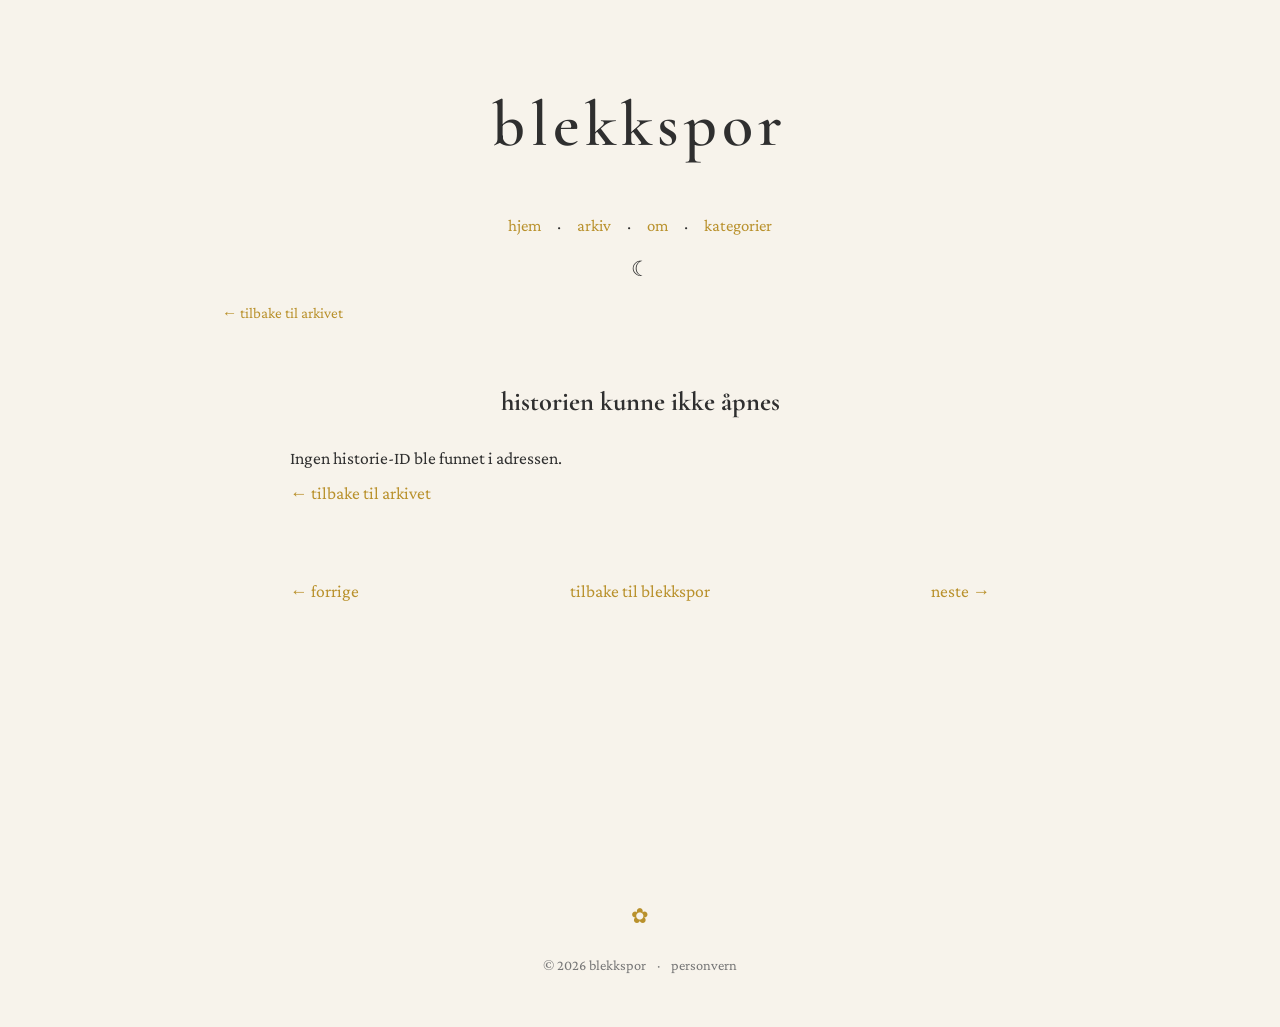
<file: templates/excerpt-template.html>
<!DOCTYPE html>
<html lang="no">

<head>

    <!-- ============================== DOKUMENT ============================== -->

    <!-- ------------------------------- GENERELT ------------------------------ -->

    <meta charset="UTF-8">
    <meta name="viewport" content="width=device-width, initial-scale=1.0">

    <title>Historietittel | blekkspor</title>

    <link rel="icon" href="../favicon.svg" type="image/svg+xml">
    <link rel="stylesheet" href="../css/style.css">


    <!-- ------------------------------- FONTER -------------------------------- -->

    <link rel="preconnect" href="https://fonts.googleapis.com">
    <link rel="preconnect" href="https://fonts.gstatic.com" crossorigin>

    <link href="https://fonts.googleapis.com/css2?family=Cormorant+Garamond:wght@500;600&family=Crimson+Pro:wght@400;500&display=swap" rel="stylesheet">

</head>

<body>

    <!-- ============================== HEADER ================================ -->

    <header>

        <!-- ------------------------------- TITTEL -------------------------------- -->

        <h1 class="site-title">
            <a href="../index.html">blekkspor</a>
        </h1>


        <!-- ------------------------------- NAVIGASJON ---------------------------- -->

        <nav class="main-nav">

            <a href="../index.html">hjem</a>
            <span aria-hidden="true">·</span>

            <a href="../archive.html">arkiv</a>
            <span aria-hidden="true">·</span>

            <a href="../about.html">om</a>
            <span aria-hidden="true">·</span>

            <a href="../categories.html">kategorier</a>

        </nav>


        <!-- ------------------------------- TEMAKNAPP ----------------------------- -->

        <button
            class="theme-toggle"
            type="button"
            aria-label="Bytt mellom lys og mørk modus">

            ☾

        </button>

    </header>


    <!-- =============================== MAIN ================================= -->

    <main class="story-page">

        <!-- ------------------------------- TILBAKE ------------------------------- -->

        <p class="story-back">
            <a href="../archive.html">← tilbake til arkivet</a>
        </p>


        <!-- ------------------------------- HISTORIE ------------------------------ -->

        <article class="story story-excerpt">

            <!-- ------------------------------ TITTEL ------------------------------ -->

            <h2 id="story-title">
                Historietittel
            </h2>


            <!-- --------------------------- HISTORIETEKST -------------------------- -->

            <div
                id="story-body"
                class="story-body">

                <p>
                    Første avsnitt...
                </p>

                <p>
                    Andre avsnitt...
                </p>

            </div>


           <!-- --------------------------- HISTORIEINFO -------------------------- -->

<footer
    id="story-footer"
    class="story-footer">

    <!-- ---------------------------- KOMMENTAR --------------------------- -->

    <div
        id="story-comment"
        class="story-comment"
        hidden>
    </div>


    <!-- ------------------------- HISTORIEDETALJER ----------------------- -->

    <dl class="story-information">

        <div class="story-information-item">

            <dt>
                kategori
            </dt>

            <dd id="story-info-category">
                utdrag
            </dd>

        </div>


        <div class="story-information-item">

            <dt>
                skrevet
            </dt>

            <dd id="story-info-date">
                2026
            </dd>

        </div>


        <div class="story-information-item">

            <dt>
                ord
            </dt>

            <dd id="story-info-word-count">
                0
            </dd>

        </div>

    </dl>

</footer>

        </article>


        <!-- ---------------------------- HISTORIENAV ---------------------------- -->

        <nav class="story-nav">

            <a
                id="story-previous"
                class="story-previous"
                href="#">

                ← forrige

            </a>


            <a
                class="story-back-home"
                href="../index.html">

                tilbake til blekkspor

            </a>


            <a
                id="story-next"
                class="story-next"
                href="#">

                neste →

            </a>

        </nav>

    </main>



    <!-- ============================== FOOTER ================================ -->

    <footer>

        <!-- ------------------------------- DIVIDER ------------------------------- -->

        <div class="footer-divider">✿</div>


        <!-- ------------------------------- COPYRIGHT ---------------------------- -->

        <p class="footer-text">

            &copy; <span id="year"></span>

            <a href="../index.html">blekkspor</a>

            <span aria-hidden="true">·</span>

            <a href="../privacy.html">personvern</a>

        </p>

    </footer>


    <!-- ============================ JAVASCRIPT ============================== -->

<script src="../js/main.js"></script>
<script src="../js/story-navigation.js"></script>
<script src="../js/story-loader.js"></script>

</body>

</html>
</file>
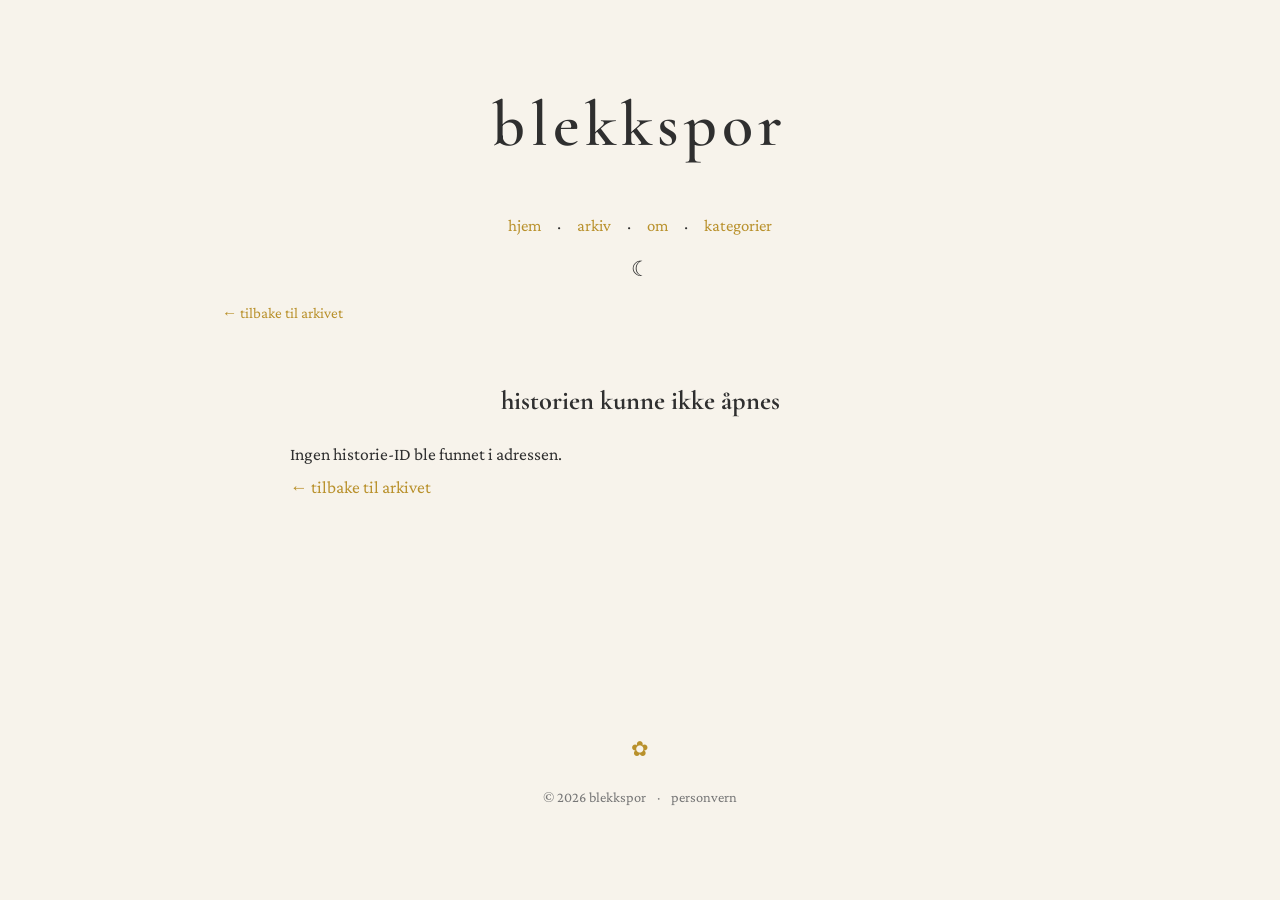
<file: templates/novella-template.html>
<!DOCTYPE html>
<html lang="no">

<head>

    <!-- ============================== DOKUMENT ============================== -->

    <!-- ------------------------------- GENERELT ------------------------------ -->

    <meta charset="UTF-8">

    <meta
        name="viewport"
        content="width=device-width, initial-scale=1.0">

    <title>Historietittel | blekkspor</title>

    <link
        rel="icon"
        href="../favicon.svg"
        type="image/svg+xml">

    <link
        rel="stylesheet"
        href="../css/style.css">


    <!-- ------------------------------- FONTER -------------------------------- -->

    <link
        rel="preconnect"
        href="https://fonts.googleapis.com">

    <link
        rel="preconnect"
        href="https://fonts.gstatic.com"
        crossorigin>

    <link
        href="https://fonts.googleapis.com/css2?family=Cormorant+Garamond:wght@500;600&family=Crimson+Pro:wght@400;500&display=swap"
        rel="stylesheet">

</head>

<body>

    <!-- ============================== HEADER ================================ -->

    <header>

        <!-- ------------------------------- TITTEL ------------------------------- -->

        <h1 class="site-title">

            <a href="../index.html">
                blekkspor
            </a>

        </h1>


        <!-- ---------------------------- NAVIGASJON ---------------------------- -->

        <nav class="main-nav">

            <a href="../index.html">
                hjem
            </a>

            <span aria-hidden="true">·</span>

            <a href="../archive.html">
                arkiv
            </a>

            <span aria-hidden="true">·</span>

            <a href="../about.html">
                om
            </a>

            <span aria-hidden="true">·</span>

            <a href="../categories.html">
                kategorier
            </a>

        </nav>


        <!-- ------------------------------ TEMAKNAPP ---------------------------- -->

        <button
            class="theme-toggle"
            type="button"
            aria-label="Bytt mellom lys og mørk modus">

            ☾

        </button>

    </header>


    <!-- =============================== MAIN ================================= -->

    <main class="story-page">

        <!-- ------------------------------- TILBAKE ------------------------------ -->

        <p class="story-back">

            <a href="../archive.html">
                ← tilbake til arkivet
            </a>

        </p>


        <!-- ------------------------------- HISTORIE ----------------------------- -->

        <article class="story story-novella">

            <!-- ------------------------------ TITTEL ----------------------------- -->

            <h2 id="story-title">
                Historietittel
            </h2>


            <!-- --------------------------- HISTORIETEKST ------------------------- -->

            <div
                id="story-body"
                class="story-body">

                <p>
                    Første avsnitt...
                </p>

                <p>
                    Andre avsnitt...
                </p>

            </div>


<!-- --------------------------- HISTORIEINFO -------------------------- -->

<footer
    id="story-footer"
    class="story-footer">

    <!-- ---------------------------- KOMMENTAR --------------------------- -->

    <div
        id="story-comment"
        class="story-comment"
        hidden>
    </div>


    <!-- ------------------------- HISTORIEDETALJER ----------------------- -->

    <dl class="story-information">

        <div class="story-information-item">

            <dt>
                kategori
            </dt>

            <dd id="story-info-category">
                novelle
            </dd>

        </div>


        <div class="story-information-item">

            <dt>
                skrevet
            </dt>

            <dd id="story-info-date">
                2026
            </dd>

        </div>


        <div class="story-information-item">

            <dt>
                ord
            </dt>

            <dd id="story-info-word-count">
                0
            </dd>

        </div>

    </dl>

</footer>


        <!-- ---------------------------- HISTORIENAV ---------------------------- -->

        <nav class="story-nav">

            <a
                id="story-previous"
                class="story-previous"
                href="#">

                ← forrige

            </a>


            <a
                class="story-back-home"
                href="../index.html">

                tilbake til blekkspor

            </a>


            <a
                id="story-next"
                class="story-next"
                href="#">

                neste →

            </a>

        </nav>

    </main>


    <!-- ============================== FOOTER ================================ -->

    <footer>

        <!-- ------------------------------- DIVIDER ------------------------------ -->

        <div class="footer-divider">
            ✿
        </div>


        <!-- ------------------------------ COPYRIGHT ----------------------------- -->

        <p class="footer-text">

            &copy;

            <span id="year"></span>

            <a href="../index.html">
                blekkspor
            </a>

            <span aria-hidden="true">·</span>

            <a href="../privacy.html">
                personvern
            </a>

        </p>

    </footer>
    
</artcle>

    <!-- ============================ JAVASCRIPT ============================== -->

    <script src="../js/main.js"></script>

    <script src="../js/story-navigation.js"></script>

    <script src="../js/story-loader.js"></script>

</body>

</html>
</file>
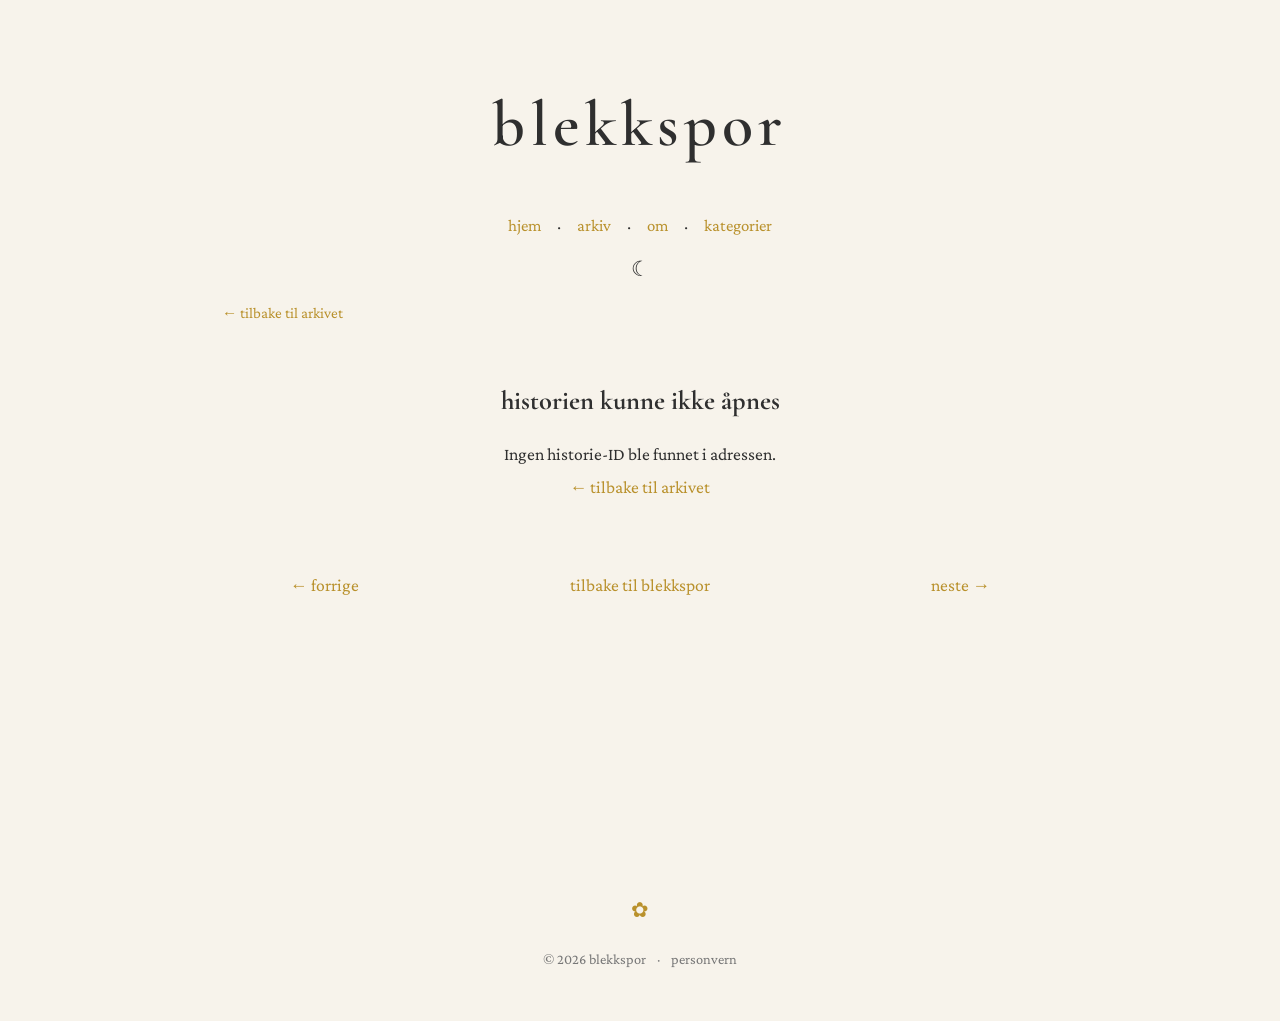
<file: templates/poem-template.html>
<!DOCTYPE html>
<html lang="no">

<head>

    <!-- ============================== DOKUMENT ============================== -->

    <!-- ------------------------------- GENERELT ------------------------------ -->

    <meta charset="UTF-8">
    <meta name="viewport" content="width=device-width, initial-scale=1.0">

    <title>Historietittel | blekkspor</title>

    <link rel="icon" href="../favicon.svg" type="image/svg+xml">
    <link rel="stylesheet" href="../css/style.css">


    <!-- ------------------------------- FONTER -------------------------------- -->

    <link rel="preconnect" href="https://fonts.googleapis.com">
    <link rel="preconnect" href="https://fonts.gstatic.com" crossorigin>

    <link href="https://fonts.googleapis.com/css2?family=Cormorant+Garamond:wght@500;600&family=Crimson+Pro:wght@400;500&display=swap" rel="stylesheet">

</head>

<body>

    <!-- ============================== HEADER ================================ -->

    <header>

        <!-- ------------------------------- TITTEL -------------------------------- -->

        <h1 class="site-title">
            <a href="../index.html">blekkspor</a>
        </h1>


        <!-- ------------------------------- NAVIGASJON ---------------------------- -->

        <nav class="main-nav">

            <a href="../index.html">hjem</a>
            <span aria-hidden="true">·</span>

            <a href="../archive.html">arkiv</a>
            <span aria-hidden="true">·</span>

            <a href="../about.html">om</a>
            <span aria-hidden="true">·</span>

            <a href="../categories.html">kategorier</a>

        </nav>


        <!-- ------------------------------- TEMAKNAPP ----------------------------- -->

        <button
            class="theme-toggle"
            type="button"
            aria-label="Bytt mellom lys og mørk modus">

            ☾

        </button>

    </header>


    <!-- =============================== MAIN ================================= -->

    <main class="story-page">

        <!-- ------------------------------- TILBAKE ------------------------------- -->

        <p class="story-back">
            <a href="../archive.html">← tilbake til arkivet</a>
        </p>


        <!-- ------------------------------- HISTORIE ------------------------------ -->

<article class="story story-poem">

    <!-- ------------------------------ TITTEL ------------------------------ -->

    <h2 id="story-title">
        Historietittel
    </h2>


    <!-- --------------------------- HISTORIETEKST -------------------------- -->

    <div
        id="story-body"
        class="story-body">

        <p>
            Første linje<br>
            Andre linje<br>
            Tredje linje
        </p>

        <p>
            Ny strofe<br>
            Neste linje
        </p>

    </div>


<!-- --------------------------- HISTORIEINFO -------------------------- -->

<footer
    id="story-footer"
    class="story-footer">

    <!-- ---------------------------- KOMMENTAR --------------------------- -->

    <div
        id="story-comment"
        class="story-comment"
        hidden>
    </div>


    <!-- ------------------------- HISTORIEDETALJER ----------------------- -->

    <dl class="story-information">

        <div class="story-information-item">

            <dt>
                kategori
            </dt>

            <dd id="story-info-category">
                dikt
            </dd>

        </div>


        <div class="story-information-item">

            <dt>
                skrevet
            </dt>

            <dd id="story-info-date">
                2026
            </dd>

        </div>


        <div class="story-information-item">

            <dt>
                ord
            </dt>

            <dd id="story-info-word-count">
                0
            </dd>

        </div>

    </dl>

</footer>
</article>


        <!-- ---------------------------- HISTORIENAV ---------------------------- -->

        <nav class="story-nav">

            <a
                id="story-previous"
                class="story-previous"
                href="#">

                ← forrige

            </a>


            <a
                class="story-back-home"
                href="../index.html">

                tilbake til blekkspor

            </a>


            <a
                id="story-next"
                class="story-next"
                href="#">

                neste →

            </a>

        </nav>

    </main>


    <!-- ============================== FOOTER ================================ -->

    <footer>

        <!-- ------------------------------- DIVIDER ------------------------------- -->

        <div class="footer-divider">✿</div>


        <!-- ------------------------------- COPYRIGHT ---------------------------- -->

        <p class="footer-text">

            &copy; <span id="year"></span>

            <a href="../index.html">blekkspor</a>

            <span aria-hidden="true">·</span>

            <a href="../privacy.html">personvern</a>

        </p>

    </footer>


    <!-- ============================ JAVASCRIPT ============================== -->

<script src="../js/main.js"></script>
<script src="../js/story-navigation.js"></script>
<script src="../js/story-loader.js"></script>

</body>

</html>
</file>
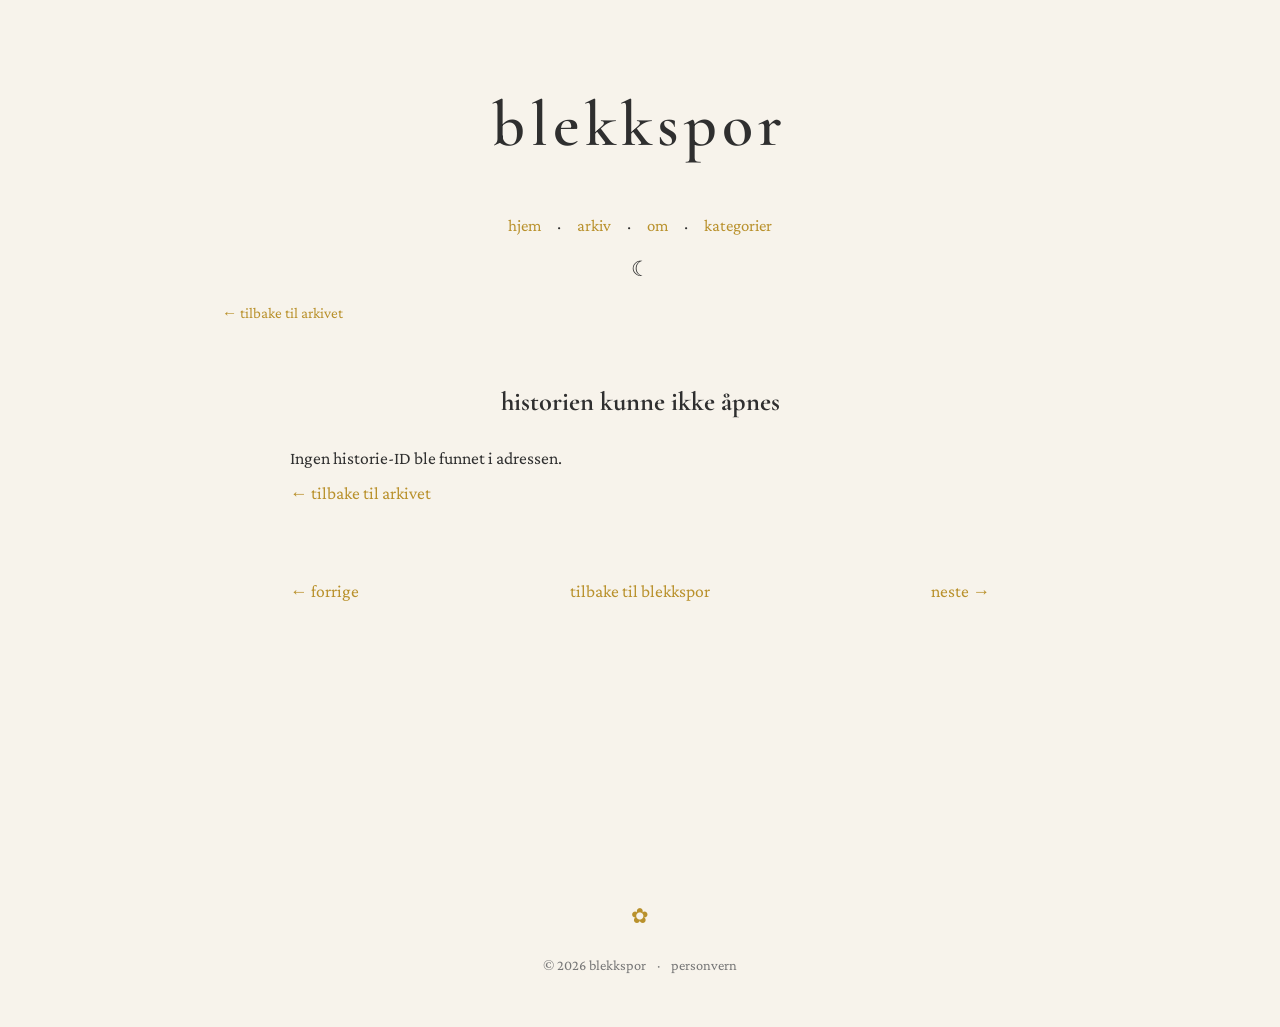
<file: templates/shortprose-template.html>
<!DOCTYPE html>
<html lang="no">

<head>

    <!-- ============================== DOKUMENT ============================== -->

    <!-- ------------------------------- GENERELT ------------------------------ -->

    <meta charset="UTF-8">
    <meta name="viewport" content="width=device-width, initial-scale=1.0">

    <title>Historietittel | blekkspor</title>

    <link rel="icon" href="../favicon.svg" type="image/svg+xml">
    <link rel="stylesheet" href="../css/style.css">


    <!-- ------------------------------- FONTER -------------------------------- -->

    <link rel="preconnect" href="https://fonts.googleapis.com">
    <link rel="preconnect" href="https://fonts.gstatic.com" crossorigin>

    <link href="https://fonts.googleapis.com/css2?family=Cormorant+Garamond:wght@500;600&family=Crimson+Pro:wght@400;500&display=swap" rel="stylesheet">

</head>

<body>

    <!-- ============================== HEADER ================================ -->

    <header>

        <!-- ------------------------------- TITTEL -------------------------------- -->

        <h1 class="site-title">
            <a href="../index.html">blekkspor</a>
        </h1>


        <!-- ------------------------------- NAVIGASJON ---------------------------- -->

        <nav class="main-nav">

            <a href="../index.html">hjem</a>
            <span aria-hidden="true">·</span>

            <a href="../archive.html">arkiv</a>
            <span aria-hidden="true">·</span>

            <a href="../about.html">om</a>
            <span aria-hidden="true">·</span>

            <a href="../categories.html">kategorier</a>

        </nav>


        <!-- ------------------------------- TEMAKNAPP ----------------------------- -->

        <button
            class="theme-toggle"
            type="button"
            aria-label="Bytt mellom lys og mørk modus">

            ☾

        </button>

    </header>


    <!-- =============================== MAIN ================================= -->

    <main class="story-page">

        <!-- ------------------------------- TILBAKE ------------------------------- -->

        <p class="story-back">
            <a href="../archive.html">← tilbake til arkivet</a>
        </p>


        <!-- ------------------------------- HISTORIE ------------------------------ -->

        <article class="story story-shortprose">

            <!-- ------------------------------ TITTEL ------------------------------ -->

            <h2 id="story-title">
                Historietittel
            </h2>


            <!-- --------------------------- HISTORIETEKST -------------------------- -->

            <div
                id="story-body"
                class="story-body">

                <p>
                    Første avsnitt...
                </p>

                <p>
                    Andre avsnitt...
                </p>

            </div>


<!-- --------------------------- HISTORIEINFO -------------------------- -->

<footer
    id="story-footer"
    class="story-footer">

    <!-- ---------------------------- KOMMENTAR --------------------------- -->

    <div
        id="story-comment"
        class="story-comment"
        hidden>
    </div>


    <!-- ------------------------- HISTORIEDETALJER ----------------------- -->

    <dl class="story-information">

        <div class="story-information-item">

            <dt>
                kategori
            </dt>

            <dd id="story-info-category">
                kortprosa
            </dd>

        </div>


        <div class="story-information-item">

            <dt>
                skrevet
            </dt>

            <dd id="story-info-date">
                2026
            </dd>

        </div>


        <div class="story-information-item">

            <dt>
                ord
            </dt>

            <dd id="story-info-word-count">
                0
            </dd>

        </div>

    </dl>

</footer>
</article>


        <!-- ---------------------------- HISTORIENAV ---------------------------- -->

        <nav class="story-nav">

            <a
                id="story-previous"
                class="story-previous"
                href="#">

                ← forrige

            </a>


            <a
                class="story-back-home"
                href="../index.html">

                tilbake til blekkspor

            </a>


            <a
                id="story-next"
                class="story-next"
                href="#">

                neste →

            </a>

        </nav>

    </main>



    <!-- ============================== FOOTER ================================ -->

    <footer>

        <!-- ------------------------------- DIVIDER ------------------------------- -->

        <div class="footer-divider">✿</div>


        <!-- ------------------------------- COPYRIGHT ---------------------------- -->

        <p class="footer-text">

            &copy; <span id="year"></span>

            <a href="../index.html">blekkspor</a>

            <span aria-hidden="true">·</span>

            <a href="../privacy.html">personvern</a>

        </p>

    </footer>


    <!-- ============================ JAVASCRIPT ============================== -->

<script src="../js/main.js"></script>
<script src="../js/story-navigation.js"></script>
<script src="../js/story-loader.js"></script>

</body>

</html>
</file>
<file: css/style.css>
/*==============================================================================
    VARIABLER
==============================================================================*/

/* ------------------------------- FARGER ------------------------------------- */

/* Farger brukt gjennom hele nettstedet. */

:root {
    --background: #f7f3eb;
    --text: #2f2f2f;

    --link: #b9912c;
    --link-hover: #96741f;

    --border: #ded6c7;

    --text-muted: #777;
    --text-subtle: #888;

    --card-background: transparent;
}


/* ------------------------------- TYPOGRAFI ---------------------------------- */

/* Skrifttyper brukt gjennom hele nettstedet. */

:root {
    --font-body: "Crimson Pro", serif;
    --font-heading: "Cormorant Garamond", serif;
}


/* ------------------------------- SPACING ------------------------------------ */

/* Standardbredder og avstander brukt på flere sider. */

:root {
    --content-width: 700px;
    --wide-content-width: 900px;
    --page-padding: 2rem;
}



/*==============================================================================
    GENERELT
==============================================================================*/

/* ------------------------------- NULLSTILLING ------------------------------- */

/* Fjerner nettleserens standardavstander og gir mer forutsigbar størrelsesberegning. */

* {
    margin: 0;
    padding: 0;
    box-sizing: border-box;
}


/* ------------------------------- SIDEOPPSETT ------------------------------- */

body {
    background: var(--background);
    color: var(--text);

    font-family: var(--font-body);
    font-size: 1.1rem;
    line-height: 1.9;
}

main {
    width: 100%;
    max-width: var(--content-width);

    margin: 0 auto;
    padding: 0 var(--page-padding) 3rem;
}


/* ------------------------------- TYPOGRAFI --------------------------------- */

h1,
h2,
h3 {
    font-family: var(--font-heading);
}


/* ------------------------------- LENKER ------------------------------------ */

a {
    color: var(--link);
    text-decoration: none;
}

a:hover {
    color: var(--link-hover);
    text-decoration: underline;
}


/* ------------------------------- RESET -------------------------------------- */
/* Standard nullstilling av nettleserstiler. */

* {
    margin: 0;
    padding: 0;
    box-sizing: border-box;
}


/* ------------------------------- BODY --------------------------------------- */
/* Grunnleggende oppsett for hele siden. */

body {
    background: var(--background);
    color: var(--text);

    font-family: var(--font-body);
    font-size: 1.1rem;
    line-height: 1.9;
}


/* ------------------------------- BRØDTEKST ---------------------------------- */
/* Vanlig tekst, avsnitt og overskrifter. */

main {
    width: 100%;
    max-width: var(--content-width);

    margin: 0 auto;
    padding: 0 var(--page-padding) 3rem;
}

h1,
h2,
h3 {
    font-family: var(--font-heading);
}


/* ------------------------------- LENKER ------------------------------------- */
/* Standard utseende på lenker. */

a {
    color: var(--link);
}

a:hover {
    color: var(--link-hover);
    letter-spacing: 0.2em;
}


/* ------------------------------- LISTER ------------------------------------- */
/* ul, ol og li. */

ul,
ol {
    padding-left: 1.5rem;
}

li {
    margin-bottom: 0.5rem;
}


/* ------------------------------- BILDER ------------------------------------- */
/* img og andre generelle medier. */

img {
    display: block;
    max-width: 100%;
    height: auto;
}


/*==============================================================================
    HEADER
==============================================================================*/

/* ------------------------------- HEADER ------------------------------------- */
/* Nettstedets overskrift og logo. */

header {
    margin: 4rem 0 1rem;
    text-align: center;
}

h1 {
    margin-bottom: 1.5rem;

    font-size: 4rem;
    font-weight: 600;
    letter-spacing: 0.08em;
}

.site-title a {
    color: inherit;
    text-decoration: none;
    transition: color 0.2s ease;
}

.site-title a:hover {
    color: var(--link);
}


/* ------------------------------- NAVIGASJON --------------------------------- */
/* Hovednavigasjonen mellom sidene. */

.main-nav {
    display: flex;
    justify-content: center;
    flex-wrap: wrap;
    gap: 1rem;
}

.main-nav a {
    color: var(--link);

    font-size: 1.05rem;
    text-decoration: none;

    transition: color 0.2s ease;
}

.main-nav a:hover {
    color: var(--link-hover);
}

.main-nav a.active {
    font-weight: 600;
    text-decoration: underline;
    text-underline-offset: 0.25em;
}


/* ------------------------------- TEMAKNAPP ---------------------------------- */
/* Knapp for å bytte mellom lys og mørk modus. */

.theme-toggle {
    display: block;

    margin: 1rem auto 0;
    padding: 0;

    background: transparent;
    border: none;

    color: var(--text);

    font-family: inherit;
    font-size: 1.3rem;
    line-height: 1;

    cursor: pointer;
}

.theme-toggle:hover {
    color: var(--link);
}

.theme-toggle:focus-visible {
    outline: 1px solid var(--link);
    outline-offset: 0.4rem;
}


/*==============================================================================
    HOVEDSIDER
==============================================================================*/

/* Felles oppsett for sideoverskrifter og introduksjonstekst. */

/* ------------------------------- SIDEOVERSKRIFTER -------------------------- */

.home-page,
.archive-page,
.about-page,
.privacy-page,
.categories-page {
    max-width: var(--wide-content-width);
    margin: 0 auto;
}

.home-page > h2,
.archive-page > h2,
.about-page > h2,
.privacy-page > h2,
.categories-page > h2 {
    margin-bottom: 0.5rem;

    font-size: 2rem;
    font-weight: 600;
    text-align: center;
}

.home-intro,
.archive-intro,
.about-intro,
.privacy-intro,
.categories-intro {
    margin: 0 0 4rem;

    color: var(--text-muted);
    text-align: center;
}


/* ------------------------------- FORSIDE ------------------------------------ */
/* Introduksjon og nyeste historier på forsiden. */

.home-intro h2 {
    margin-bottom: 1rem;

    font-size: 1.5rem;
    font-weight: 500;
}

.home-intro p {
    color: var(--text);
}

.latest-stories > h2 {
    margin-bottom: 2rem;

    text-align: center;
}

#latest-stories {
    max-width: var(--content-width);
    margin: 0 auto;
    padding: 0 var(--page-padding);
}


/* ------------------------------- OM ----------------------------------------- */
/* Tekst og sitater på Om-siden. */

.about-text {
    max-width: 650px;
    margin: 0 auto;
}

.about-text p {
    margin-bottom: 1.6rem;
}

.quote-section {
    max-width: var(--content-width);
    margin: 0 auto 4rem;

    text-align: center;
}

.quote-section blockquote {
    margin-bottom: 1rem;

    font-family: var(--font-heading);
    font-size: 2rem;
    font-style: italic;
    line-height: 1.6;
}

.quote-section cite {
    display: block;

    color: var(--text-muted);

    font-size: 0.95rem;
    font-style: normal;
}


/* ------------------------------- KATEGORIER --------------------------------- */
/* Kort og resultatvisning på kategorisiden. */

.category-grid {
    display: grid;
    grid-template-columns: repeat(auto-fit, minmax(260px, 1fr));
    gap: 2rem;
}

.category-card {
    display: block;

    width: 100%;
    padding: 2rem;

    background: transparent;
    border: 1px solid var(--border);
    border-radius: 12px;

    color: inherit;

    font-family: inherit;
    text-align: center;
    text-decoration: none;

    appearance: none;
    cursor: pointer;

    transition:
        transform 0.2s ease,
        border-color 0.2s ease;
}

.category-card:hover {
    border-color: var(--link);
    transform: translateY(-4px);
    letter-spacing: 0.2em;
}

.category-card h3 {
    margin: 0 0 1rem;

    font-size: 1.5rem;
    font-weight: 600;
}

.category-card p {
    margin: 0;

    color: var(--text-muted);
}

.category-card.active {
    background: rgba(185, 145, 44, 0.08);
    border-color: var(--link);
}

#category-results {
    margin-top: 5rem;
}


/* ------------------------------- ARKIV -------------------------------------- */
/* Liste over publiserte historier. */

#archive-list {
    display: flex;
    flex-direction: column;

    max-width: var(--content-width);
    margin: 0 auto;
    padding: 0 var(--page-padding);
}

.archive-toolbar {
    display: flex;
    justify-content: flex-end;
    align-items: center;
    gap: 1rem;

    margin-bottom: 3rem;
    font-size: 0.85rem;
}

.archive-heading {
    display: flex;
    flex-direction: column;
    gap: 0.35rem;
}

.archive-description,
.archive-count {
    margin: 0;

    font-size: 0.9rem;
    font-style: italic;
    text-align: center;

    color: var(--text-muted);
}

.archive-page a {
    color: var(--text);
}

.archive-page a:hover {
    color: var(--link-hover);
    text-decoration: underline;
}


/* ------------------------------- 404 ---------------------------------------- */
/* Feilmelding når en side ikke finnes. */

.error-page {
    min-height: 55vh;

    display: flex;
    flex-direction: column;
    justify-content: center;
    align-items: center;

    text-align: center;
}

.error-number {
    margin: 0;

    color: var(--link);

    font-family: var(--font-heading);
    font-size: 5rem;
    font-weight: 600;
    line-height: 1;
}

.error-symbol {
    margin: 0.5rem 0 1rem;

    color: var(--link);

    font-size: 2rem;
}

.error-page h2 {
    margin-bottom: 1rem;
}

.error-page p {
    max-width: 30rem;
}

.error-link {
    margin-top: 2rem;

    text-decoration: none;
}

.error-link:hover {
    text-decoration: underline;
}

/* ------------------------------- PRIVACY ------------------------------------- */
/* Enkel informasjon om hvordan blekkspor håndterer personvern.*/

.privacy-content {
    display: flex;
    flex-direction: column;
    gap: 1.5rem;
}


/*==============================================================================
    HISTORIER
==============================================================================*/

/* ------------------------------- HISTORIESIDE ----------------------------- */

.story-page {
    max-width: var(--wide-content-width);
    margin: 0 auto;
}

/* ------------------------------- STORY -------------------------------------- */
/* Selve historiebeholderen. */

.story {
    max-width: var(--content-width);
    margin: 0 auto;
}

.story h1 {
    text-align: left;
}

.story h2 {
    margin-bottom: 0.75rem;

    text-align: center;
}

.story-back {
    display: inline-block;

    margin-bottom: 3rem;

    color: var(--link);

    font-size: 0.95rem;
    text-decoration: none;
}

.story-back:hover {
    color: var(--link-hover);
}


/* ------------------------------- STORY BODY --------------------------------- */
/* Brødteksten i historien. */

.story-body p {
    margin-bottom: 1.5rem;
}

/* ---------------------- EGENDESIGNET FORMATERING ---------------------- */

.story-body .text-left {
    text-align: left;
}

.story-body .text-center {
    text-align: center;
}

.story-body h2 {
    margin: 3rem 0 1.5rem;

    font-size: 2rem;
    line-height: 1.3;

    text-align: left;
}

.story-body h3 {
    margin: 2rem 0 1rem;

    font-size: 1.5rem;
    line-height: 1.35;

    text-align: left;
}

.story-space {
    margin: 3rem 0;
}

/* ---------------------------------------------------------------------- */


.story-body hr {
    width: auto;
    margin: 3.5rem auto;

    border: none;

    text-align: center;
}

.story-body hr::after {
    content: "✿";

    display: inline-block;

    color: var(--text-muted);

    font-size: 0.85rem;

    opacity: 0.4;
}


/* ------------------------------- STORY META --------------------------------- */
/* Informasjon om historien, samt navigasjon mellom historier. */

.story-footer {
    margin-top: 3rem;
    padding-top: 1.5rem;

    border-top: 1px solid var(--border);
}

.story-footer p:last-child {
    margin-bottom: 0;
}

.story-meta {
    display: flex;
    justify-content: center;
    align-items: center;
    flex-wrap: wrap;
    gap: 0.5rem;

    margin-bottom: 3rem;

    color: var(--text-muted);

    font-size: 0.95rem;
    text-align: center;
}


.story-information {
    display: grid;
    grid-template-columns: repeat(3, 1fr);
    gap: 1.5rem;

    margin: 0;

    text-align: center;
}

.story-information-item dt {
    color: var(--text-muted);

    font-size: 0.85rem;
    text-transform: lowercase;
}

.story-information-item dd {
    margin: 0;

    font-family: var(--font-heading);
    font-size: 1.1rem;
}

.story-comment {
    margin-top: 2rem;
    padding-top: 1.5rem;
    margin-bottom: 2rem;

    border-top: 1px solid var(--border);
}

.story-comment p:last-child {
    margin-bottom: 0;
}


/* ------------------------------- STORY NAV ---------------------------------- */
/* Navigasjon mellom historier. */

.story-nav {
    display: grid;
    grid-template-columns: 1fr auto 1fr;
    align-items: center;

    width: 100%;
    max-width: var(--content-width);

    margin: 4rem auto;
    gap: 2rem;
}

.story-nav a {
    color: var(--link);
    text-decoration: none;
}

.story-nav a:hover {
    color: var(--link-hover);
    text-decoration: underline;
}

.story-previous {
    text-align: left;
}

.story-back-home {
    text-align: center;
}

.story-next {
    text-align: right;
}


/* ------------------------------- NOVELLE ------------------------------------ */
/* Styling spesifikk for noveller. */

.story-novella {
    text-align: left;
}


/* ------------------------------- DIKT --------------------------------------- */
/* Styling spesifikk for dikt. */

.story-poem {
    text-align: center;
}

.story-poem .story-body {
    line-height: 1;
}

.story-poem .story-body p {
    margin-bottom: 0.5rem;
}

.story-poem .story-body p:last-child {
    margin-bottom: 4rem;
}

/* ------------------------------- UTDRAG ------------------------------------- */
/* Styling for historier publisert som utdrag. */

.story-excerpt {
    text-align: left;
    line-height: 2;
}

.story-excerpt .story-body {
    font-size: large;
    line-height: 2;
}

/* ------------------------------- KORTPROSA ----------------------------------- */
/* Styling for historier publisert som kortprosa. */

.story-shortprose {
    text-align: left;
    line-height: 2;
}

/*==============================================================================
    KOMPONENTER
==============================================================================*/

/* ------------------------------- STORY CARD --------------------------------- */
/* Gjør hele forhåndsvisningen klikkbar. */

.story-card {
    display: block;

    color: inherit;
    text-decoration: none;
}

.story-card .story-preview {
    transition: transform 0.2s ease;
}

.story-card:hover .story-preview {
    transform: translateY(-3px);
}

.story-card:hover .story-read-more {
    color: var(--link);
}

.story-link {
    color: inherit;
    text-decoration: none;
}

.story-link:hover {
    text-decoration: none;
}


/* ------------------------------- STORY PREVIEW ------------------------------ */
/* Forhåndsvisning av historier på forsiden og andre oversiktssider. */

.story-preview {
    margin-bottom: 5rem;

    text-align: center;
}

.story-preview h2 {
    margin-bottom: 0.8rem;

    font-size: 2.2rem;
    font-weight: 600;
}

.story-excerpt {
    margin-bottom: 1rem;
}

.story-read-more {
    display: block;

    width: fit-content;
    margin: 0 auto 0.5rem;

    color: var(--link);

    font-weight: 500;
    text-align: center;
    text-decoration: none;
}

.story-read-more:hover {
    color: var(--link-hover);
}

.written-date {
    margin-top: 0;

    color: var(--text-muted);

    font-size: 0.9rem;
}

.story-preview-nav {
    display: flex;
    justify-content: center;
    align-items: center;
    gap: 0.8rem;

    margin-bottom: 5rem;

    text-align: center;
}

.story-preview-nav span {
    color: var(--text-muted);

    font-size: 0.9rem;
}

/* ------------------------------- HISTORIE KORT ------------------------------------ */
/* Styling over historiekort på forsiden og i arkivet. */

.latest-story,
.archive-story {

    position: relative;

    max-width: var(--content-width);

    margin: 0 auto 2rem;

    text-align: center;

}

.latest-story-title,
.archive-story-title {
    margin-bottom: 0.8rem;

    font-size: 2.2rem;
    font-weight: 600;
}

.latest-story-title a,
.archive-story-title a {
    color: inherit;
    text-decoration: none;
}

.latest-story-title a:hover,
.archive-story-title a:hover {
    color: var(--link);
    letter-spacing: normal;
}

.latest-story-information,
.archive-story-information {
    margin-bottom: 1rem;

    color: var(--text-muted);

    font-size: 0.9rem;
}

.latest-story-summary,
.archive-story-summary {
    margin-bottom: 1rem;
    margin-top: 1rem;
    color: var(--text-muted);
    font-style: italic;
    line-height: 1.6;
}

.latest-story-link,
.archive-story-link {
    display: block;

    width: fit-content;
    margin: 0 auto 0.5rem;

    color: var(--link);

    font-weight: 500;
    text-align: center;
    text-decoration: none;
}

.latest-story-link:hover,
.archive-story-link:hover {
    color: var(--link-hover);
    letter-spacing: normal;
}

.latest-stories-status,
.latest-stories-empty,
.latest-stories-error,
.archive-status,
.archive-empty,
.archive-error {
    text-align: center;
}

.latest-stories-error,
.archive-story-error {
    color: var(--text-muted);
}

.latest-story-year,
.archive-story-year {
    font-family: "Crimson Pro", serif;
    font-size: 0.85em;
    font-weight: normal;
}

/* ------------------------------- DIVIDER ------------------------------------ */
/* Dekorative skillelinjer mellom innholdsseksjoner. */

.divider {
    margin: 5rem 0;

    color: var(--link);

    font-size: 1.4rem;
    text-align: center;
}

.page-divider {
    display: flex;
    align-items: center;
    gap: 1rem;

    max-width: var(--content-width);
    margin: 4rem auto;

    color: var(--border);
}

.page-divider::before,
.page-divider::after {
    content: "";

    flex: 1;

    border-top: 1px solid var(--border);
}

.page-divider span {
    margin: 0 1.25rem;

    color: var(--link);
}

/* Divider mellom historie-kortene. */

.archive-story:not(:last-child)::after,
.latest-story:not(:last-child)::after {

    content: "✿";

    display: block;

    width: fit-content;

    margin: 2rem auto 0;

    font-size: 1rem;

    opacity: 0.35;

}


/* ------------------------------- KNAPPER ------------------------------------ */
/* Felles styling for vanlige knapper. */

/* Foreløpig ingen generell knappestil. */

/* Kategori knapper. */

.archive-category,
.archive-sort {
    width: auto;
    padding: 0.35rem 0.5rem;

    color: var(--text);
    background-color: var(--background);

    border: none;
    border-bottom: 1px solid var(--border);

    font: inherit;
    font-size: 0.85rem;
    text-transform: lowercase;

    cursor: pointer;

    transition:
        color 0.2s ease,
        border-color 0.2s ease,
        background-color 0.2s ease;

}

.archive-category option,
.archive-sort option {
    color: var(--text);
    background-color: var(--background);
}

.archive-category:hover,
.archive-sort:hover {

    color: var(--link);

    border-bottom-color: var(--link);

}

.archive-category:focus,
.archive-sort:focus {

    outline: none;

    border-bottom-color: var(--link);

}


/*==============================================================================
    FOOTER
==============================================================================*/

/* ------------------------------- FOOTER ------------------------------------- */
/* Nettstedets bunntekst. */

footer {
    margin-top: 8rem;
    padding: 3rem var(--page-padding);

    text-align: center;
}

.footer-divider {
    margin-bottom: 1rem;

    color: var(--link);

    font-size: 1.3rem;
}


/* ------------------------------- COPYRIGHT ---------------------------------- */
/* Informasjon om nettstedet og lenker i bunnteksten. */

.footer-text {
    color: var(--text-muted);

    font-size: 0.9rem;
}

.footer-text a {
    color: inherit;
    text-decoration: none;
}

.footer-text a:hover {
    color: var(--link);
}

.footer-text span[aria-hidden="true"] {
    margin: 0 0.5rem;
}


/*==============================================================================
    FUNKSJONER
==============================================================================*/

/* ------------------------------- MØRK MODUS --------------------------------- */
/* Fargevariabler som brukes når mørkt tema er aktivt. */

[data-theme="dark"] {
    --background: #1d1b19;
    --text: #e8e1d6;

    --link: #d5b54c;
    --link-hover: #e5c96f;

    --border: #48423b;

    --text-muted: #b8afa3;
    --text-subtle: #9f968c;

    --card-background: transparent;
}

[data-theme="dark"] .latest-story-summary {
    color: #b8b0a5;
}

[data-theme="dark"] .archive-category,
[data-theme="dark"] .archive-sort,
[data-theme="dark"] .archive-category option,
[data-theme="dark"] .archive-sort option {
    color: var(--text);
    background-color: var(--background);
}


/* ------------------------------- ANIMASJONER ------------------------------- */
/* Samlede animasjoner og bevegelser brukt på nettstedet. */

/* Foreløpig ingen egne keyframe-animasjoner. */


/* ------------------------------- HJELPEKLASSER ------------------------------ */
/* Små klasser som kan brukes flere steder uten å tilhøre én bestemt side. */

.story-link-hidden {
    visibility: hidden;
    pointer-events: none;
}


/*==============================================================================
    RESPONSIVT
==============================================================================*/

/* ------------------------------- TABLET ------------------------------------- */
/* Tilpasninger for mellomstore skjermer. */

/* Foreløpig ingen egne tablet-regler. */


/* ------------------------------- MOBIL -------------------------------------- */
/* Tilpasninger for mindre skjermer. */

@media (max-width: 700px) {

    body {
        padding: 0 1.2rem;
    }

    header {
        padding-top: 2rem;
    }

    .main-nav {
        gap: 0.6rem 1rem;
    }

    main {
        width: 100%;
    }

    .story {
        max-width: 100%;
    }

    .story h2 {
        font-size: 2rem;
    }

    .quote-section blockquote {
        font-size: 1.5rem;
    }

    .quote-section cite {
    font-size: 0.9rem;
    }

    .category-grid {
        grid-template-columns: 1fr;
    }

    .story-nav {
        grid-template-columns: 1fr;

        gap: 1rem;

        text-align: center;
    }

    .story-previous,
    .story-back-home,
    .story-next {
        width: 100%;
        text-align: center;
    }

    footer {
        margin-top: 5rem;
        padding: 2rem 1rem;
    }

    .archive-entry {
        flex-direction: column;
        gap: 0.25rem;
    }

    .archive-meta {
        text-align: left;
    }

    .story-information {
    grid-template-columns: 1fr;
    gap: 1rem;
    }

}
</file>
<file: css/admin.css>
/*==============================================================================
    VARIABLER
==============================================================================*/

/* ------------------------------- FARGER ------------------------------------- */

:root {
    --background: #f7f3eb;
    --text: #2f2f2f;

    --link: #b9912c;
    --link-hover: #96741f;


    --border: #ded6c7;

    --text-muted: #777;
    --text-subtle: #888;

    --card-background: transparent;
}

/* ------------------------------- TYPOGRAFI ---------------------------------- */

:root {
    --font-body: "Crimson Pro", serif;
    --font-heading: "Cormorant Garamond", serif;
}

/* ------------------------------- SPACING ------------------------------------ */

:root {
    --content-width: 700px;
    --wide-content-width: 900px;
    --page-padding: 2rem;
}


/*==============================================================================
    GENERELT
==============================================================================*/

/* ------------------------------- RESET -------------------------------------- */

* {
    margin: 0;
    padding: 0;
    box-sizing: border-box;
}

/* ------------------------------- BODY --------------------------------------- */

body {
    background: var(--background);
    color: var(--text);

    font-family: var(--font-body);
    font-size: 1.1rem;
    line-height: 1.9;
}

/* ------------------------------- MAIN --------------------------------------- */

main {
    width: 100%;
    max-width: var(--content-width);

    margin: 0 auto;
    padding: 0 var(--page-padding) 3rem;
}

/* ------------------------------- TYPOGRAFI --------------------------------- */

h1,
h2,
h3 {
    font-family: var(--font-heading);
}

/* ------------------------------- LENKER ------------------------------------ */

a {
    color: var(--link);
}

a:hover {
    color: var(--link-hover);
    letter-spacing: 0.2em;
}

/*==============================================================================
    HEADER
==============================================================================*/

header {
    margin: 4rem 0 1rem;
    text-align: center;
}

.theme-toggle {
    display: block;

    margin: 1rem auto 0;
    padding: 0;

    background: transparent;
    border: none;

    color: var(--text);

    font-family: inherit;
    font-size: 1.3rem;
    line-height: 1;

    cursor: pointer;
}

.theme-toggle:hover {
    color: var(--link);
}

.theme-toggle:focus-visible {
    outline: 1px solid var(--link);
    outline-offset: 0.4rem;
}


/*==============================================================================
    ADMIN HEADER
==============================================================================*/

.admin-header {
    position: relative;
    text-align: center;
    margin-bottom: 1.5rem;
}

.site-name {
    color: var(--link);
    font-family: inherit;
    font-size: clamp(2rem, 7vw, 3.5rem);
    font-weight: 400;
    line-height: 1;
    text-decoration: none;
    letter-spacing: 0.08em;
}

.site-name:hover,
.site-name:focus-visible {
    color: var(--link);
    letter-spacing: 0.2em;
}

.admin-label {
    margin: 0.75rem 0 0;
    color: var(--text-muted);
    font-size: 2rem;
    letter-spacing: 0.12em;
    text-transform: lowercase;
}


/*==============================================================================
    ADMIN NAVIGASJON
==============================================================================*/

.admin-nav {
    display: flex;
    justify-content: center;
    align-items: center;
    flex-wrap: wrap;
    gap: 0.65rem;

    margin-bottom: 0;
    padding-bottom: 0;
    border-bottom: none;
}

.admin-nav a,
.admin-nav button {
    border: 0;
    padding: 0;
    background: none;
    color: var(--text-muted);
    font: inherit;
    text-decoration: none;
    cursor: pointer;
}

.admin-nav a:hover,
.admin-nav button:hover,
.admin-nav a:focus-visible,
.admin-nav button:focus-visible {
    color: var(--link);
}

.admin-nav a[aria-current="page"] {
    color: var(--text);
    font-weight: 600;
}


/*==============================================================================
    DIVIDER
==============================================================================*/

.page-divider {
    display: flex;
    align-items: center;
    gap: 1rem;

    max-width: var(--content-width);
    margin: 4rem auto;

    color: var(--border);
}

.page-divider::before,
.page-divider::after {
    content: "";

    flex: 1;

    border-top: 1px solid var(--border);
}

.page-divider span {
    margin: 0 1.25rem;

    color: var(--link);
}


/*==============================================================================
    ADMIN DIVIDER
==============================================================================*/

.admin-divider {
    display: flex;
    align-items: center;
    gap: 1rem;

    width: 100%;
    max-width: var(--content-width);
    margin: 1.5rem auto 0;

    color: var(--border);
}

.admin-divider::before,
.admin-divider::after {
    content: "";
    flex: 1;
    border-top: 1px solid var(--border);
}

.admin-divider span {
    margin: 0 1.25rem;
    color: var(--link);
}


/*==============================================================================
    SIDE
==============================================================================*/

.admin-page {
    width: min(100% - 2rem, 50rem);
    margin-inline: auto;
}

.admin-panel {
    border: 0;
    padding: 0;
    text-align: center;
}

.admin-panel h1 {
    margin-bottom: 0.75;
}

.admin-heading {
    margin-bottom: 1rem;
    margin-top: 1rem;
    text-align: center;
}

.admin-heading h1 {
    margin-bottom: 1rem;
    margin-top: 1rem;
    text-align: center;
}

.admin-intro {
    margin-bottom: 1rem;
    margin-top: 1rem;
    text-align: center;
    color: var(--text-muted);
}



/*==============================================================================
    DASHBOARD
==============================================================================*/

.dashboard-actions {
    display: grid;
    gap: 1rem;
}

.dashboard-action {
    display: block;
    width: 100%;
    padding: 1rem 0;
    border: 0;
    background: transparent;
    color: var(--text);
    text-align: center;
    text-decoration: none;
    cursor: pointer;
    font: inherit;
}

.dashboard-action:hover,
.dashboard-action:focus-visible {
    color: var(--link);
}

.dashboard-action:hover p,
.dashboard-action:hover .dashboard-action-text,
.dashboard-action:focus-visible p,
.dashboard-action:focus-visible .dashboard-action-text {
    color: var(--link);
}

.dashboard-action h2,
.dashboard-action-title {
    display: block;
    margin: 0 0 0.5rem;
    font-size: 1.2rem;
    font-weight: 600;
}

.dashboard-action p,
.dashboard-action-text {
    display: block;
    margin: 0;
    color: var(--text-muted);
}

.dashboard-logout {
    appearance: none;
}


/*==============================================================================
    FOOTER
==============================================================================*/

footer {
    margin-top: 8rem;
    padding: 3rem var(--page-padding);

    text-align: center;
    font-size: 1rem;
}


/*==============================================================================
    MØRK MODUS
==============================================================================*/

[data-theme="dark"] {
    --background: #1d1b19;
    --text: #e8e1d6;

    --link: #d5b54c;
    --link-hover: #e5c96f;

    --border: #48423b;

    --text-muted: #b8afa3;
    --text-subtle: #9f968c;

    --card-background: transparent;
}


/*==============================================================================
    SKJEMA
==============================================================================*/

#new-story-form,
#edit-story-form {
    width: 100%;
    max-width: 42rem;
    margin: 0 auto;
}

.form-field {
    margin-bottom: 2rem;
    text-align: center;
}

.form-field label,
.form-field legend {
    display: block;
    margin-bottom: 0.6rem;
}

.field-title {
    display: block;
    margin-bottom: 0.6rem;

    color: var(--link);
    font-size: 2rem;
    font-weight: 500;
    text-align: center;
}

.form-field input[type="text"],
.form-field input[type="password"],
.form-field input[type="number"],
.form-field select,
.form-field textarea {
    width: 100%;
    border: 1px solid var(--border);
    background: var(--background);
    color: var(--text);
    padding: 0.85rem 1rem;
    font: inherit;
}

.form-field input:focus,
.form-field select:focus,
.form-field textarea:focus {
    border-color: var(--link);
    outline: none;
}

.form-field textarea {
    resize: vertical;
}

.field-help {
    margin-top: 0.5rem;
    color: var(--text-muted);
    font-size: 0.9rem;
}

.summary-options {
    margin: 0 0 2rem;
    border: 0;
    padding: 0;
    text-align: center;
}

#automatic-summary-preview {
    margin-top: 1rem;
    padding: 1rem;

    border: 1px solid var(--border);
    border-left: 4px solid var(--text-muted);

    background: color-mix(in srgb, var(--background) 92%, var(--text) 8%);

    border-radius: 0.5rem;
    text-align: left;
}

.preview-title {
    margin: 0 0 0.75rem;

    color: var(--text-muted);
    font-size: 0.9rem;
    font-weight: 600;
    text-transform: uppercase;
    letter-spacing: 0.08em;
}

#automatic-summary-text {
    margin: 0;

    color: var(--text);
    white-space: pre-wrap;
    line-height: 1.6;
}

.radio-option {
    display: flex;
    justify-content: center;
    align-items: center;
    gap: 0.6rem;
    font-weight: 400;
}

.radio-option input {
    margin: 0;
}


/*==============================================================================
    EDITOR
==============================================================================*/

/* ---------------------------- EDITORRAMME ------------------------------- */

.editor-wrapper {
    width: 100%;

    border: 1px solid var(--border);

    background: var(--background);
}


/* --------------------------- VERKTØYLINJE ------------------------------- */

.editor-toolbar {
    display: flex;
    justify-content: center;
    align-items: center;
    flex-wrap: wrap;
    gap: 0.5rem;

    margin: 0;
    padding: 0.75rem;

    border-bottom: 1px solid var(--border);

    background: var(--background);
}


/* --------------------------- VERKTØYKNAPPER ----------------------------- */

.editor-button {
    min-width: 2.75rem;
    min-height: 2.5rem;

    padding: 0.3rem 0.55rem;

    border: 1px solid var(--border);

    background: var(--background);
    color: var(--text);

    cursor: pointer;

    font: inherit;
    line-height: 1;
}

.editor-heading-button {
    font-size: 0.85rem;
    font-weight: 600;
}

.editor-button:hover,
.editor-button:focus-visible {
    border-color: var(--link);

    color: var(--link);

    outline: none;
}


/* ------------------------ DELER I VERKTØYLINJEN ------------------------- */

.editor-toolbar-divider {
    width: 1px;
    height: 1.75rem;

    margin: 0 0.15rem;

    background: var(--border);
}


/* ----------------------------- SKRIVEFELT ------------------------------- */

.story-editor {
    width: 100%;

    height: 32rem;
    min-height: 32rem;
    max-height: 32rem;

    overflow-y: auto;
    overflow-x: hidden;

    padding: 1.25rem;

    border: 0;

    background: var(--background);
    color: var(--text);

    font-family: var(--font-body);
    font-size: 1.1rem;
    line-height: 1.8;

    text-align: left;

    outline: none;

    overscroll-behavior: contain;
}

.story-editor:focus {
    box-shadow:
        inset 0 0 0 1px var(--link);
}


/* --------------------------- PLASSHOLDER ------------------------------- */

.story-editor:empty::before {
    content: attr(data-placeholder);

    color: var(--text-subtle);

    pointer-events: none;
}


/* ------------------------- AVSNITT OG OVERSKRIFTER ---------------------- */

.story-editor p,
.story-editor div {
    margin: 0 0 1.25rem;

    text-align: left;
}

.story-editor h2 {
    margin: 2.5rem 0 1.25rem;

    font-size: 1.8rem;
    line-height: 1.3;
}

.story-editor h3 {
    margin: 2rem 0 1rem;

    font-size: 1.4rem;
    line-height: 1.35;
}


/* -------------------------- TEKSTPLASSERING ----------------------------- */

.story-editor p.text-left,
.story-editor div.text-left,
.story-editor h2.text-left,
.story-editor h3.text-left {
    text-align: left;
}

.story-editor p.text-center,
.story-editor div.text-center,
.story-editor h2.text-center,
.story-editor h3.text-center {
    text-align: center;
}


/* ----------------------------- SKILLELINJE ------------------------------ */

.story-editor .story-divider {
    width: auto;

    margin: 3rem auto;

    border: 0;

    text-align: center;
}

.story-editor .story-divider::after {
    content: "✿";

    display: inline-block;

    color: var(--text-muted);

    font-size: 0.85rem;

    opacity: 0.45;
}


/*==============================================================================
    HISTORIEINFORMASJON
==============================================================================*/

.story-information-preview {
    margin: 3rem 0;
    padding: 1.5rem 0;
    border-top: 1px solid var(--border);
    border-bottom: 1px solid var(--border);
    text-align: center;
}

.story-information-preview h2 {
    color: var(--link);
    margin-bottom: 1.5rem;
    font-size: 1.2rem;
}

.story-information-preview dl {
    display: grid;
    grid-template-columns: repeat(3, 1fr);
    gap: 1rem;
    margin: 0;
}

.story-information-preview dl div {
    min-width: 0;
}

.story-information-preview dt {
    color: var(--text-muted);
    font-size: 1rem;
    text-transform: lowercase;
}

.story-information-preview dd {
    margin: 0.35rem 0 0;
    overflow-wrap: anywhere;
}



/*==============================================================================
    SITAT
==============================================================================*/

.preview,
.generated-code {
    margin-top: 2rem;
}

.preview blockquote {
    margin: 0;
    font-size: 1.5rem;
    font-style: italic;
}

.preview cite {
    display: block;
    margin-top: .5rem;
    text-align: right;
}

.generated-code pre {
    padding: 1rem;

    overflow-x: auto;

    border: 1px solid var(--border);

    background: var(--surface);

    white-space: pre-wrap;
}

.quote-preview {
    text-align: center;
}

.quote-preview blockquote,
.quote-preview cite,
.quote-preview p {
    text-align: center;
}


/*==============================================================================
    HANDLINGER
==============================================================================*/

.form-status {
    min-height: 1.5rem;
    margin-bottom: 1rem;
    color: var(--text-muted);
    text-align: center;
}

.form-actions {
    display: flex;
    justify-content: center;
    gap: 1rem;
}

.primary-button {
    border: 1px solid var(--link);
    background: var(--link);
    color: var(--background);
    padding: 0.85rem 1.5rem;
    cursor: pointer;
    font: inherit;
}

.primary-button:hover,
.primary-button:focus-visible {
    border-color: var(--link-hover);
    background: var(--link-hover);
}



/*==============================================================================
    MOBIL
==============================================================================*/

@media (max-width: 600px) {

    .admin-page {
        padding: 2rem 0;
    }

    .admin-panel {
        padding: 1.25rem;
    }

    .editor-toolbar {
        gap: 0.4rem;
    }

    .story-information-preview dl {
        grid-template-columns: 1fr;
    }

    .form-actions {
        justify-content: stretch;
    }

    .primary-button {
        width: 100%;
    }

    .story-editor {
    height: 24rem;
    min-height: 24rem;
    max-height: 24rem;
    }

    .editor-toolbar {
        justify-content: flex-start;
    }

    .editor-toolbar-divider {
        display: none;
    }

}
</file>
